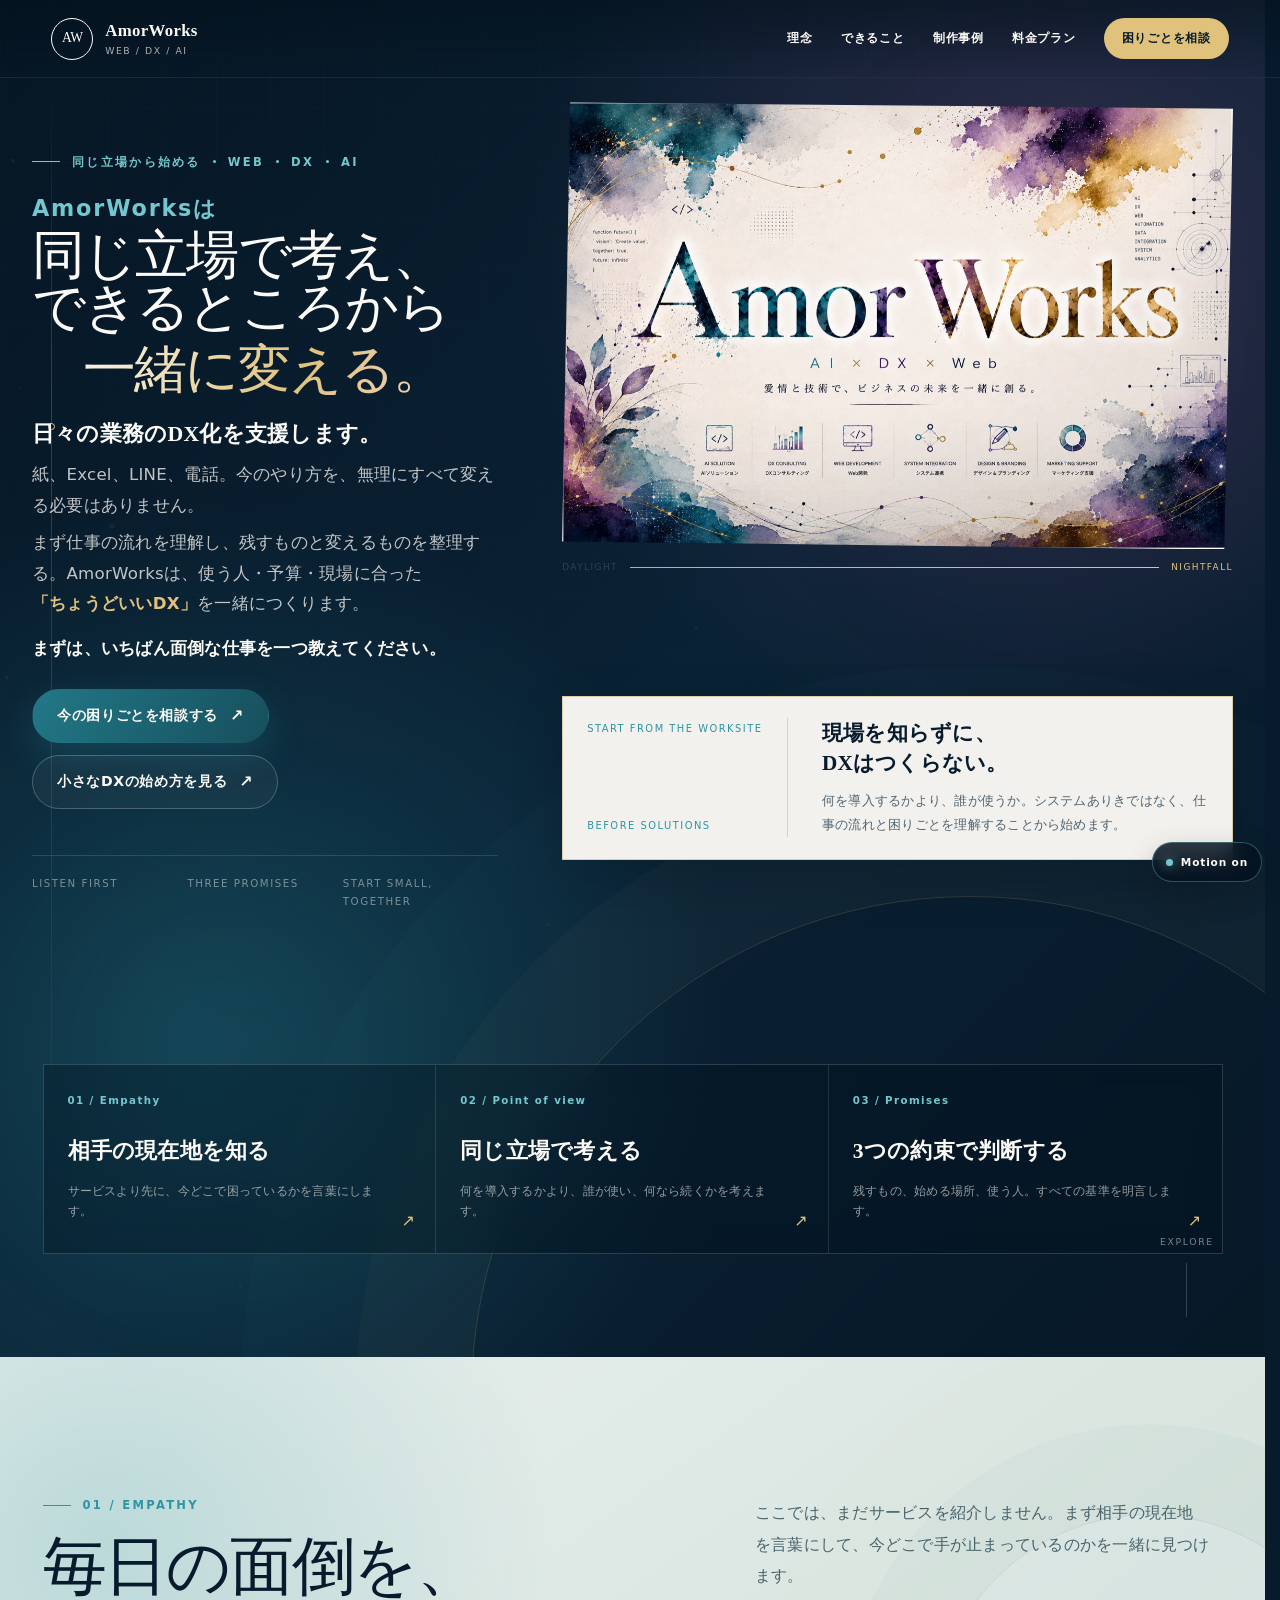
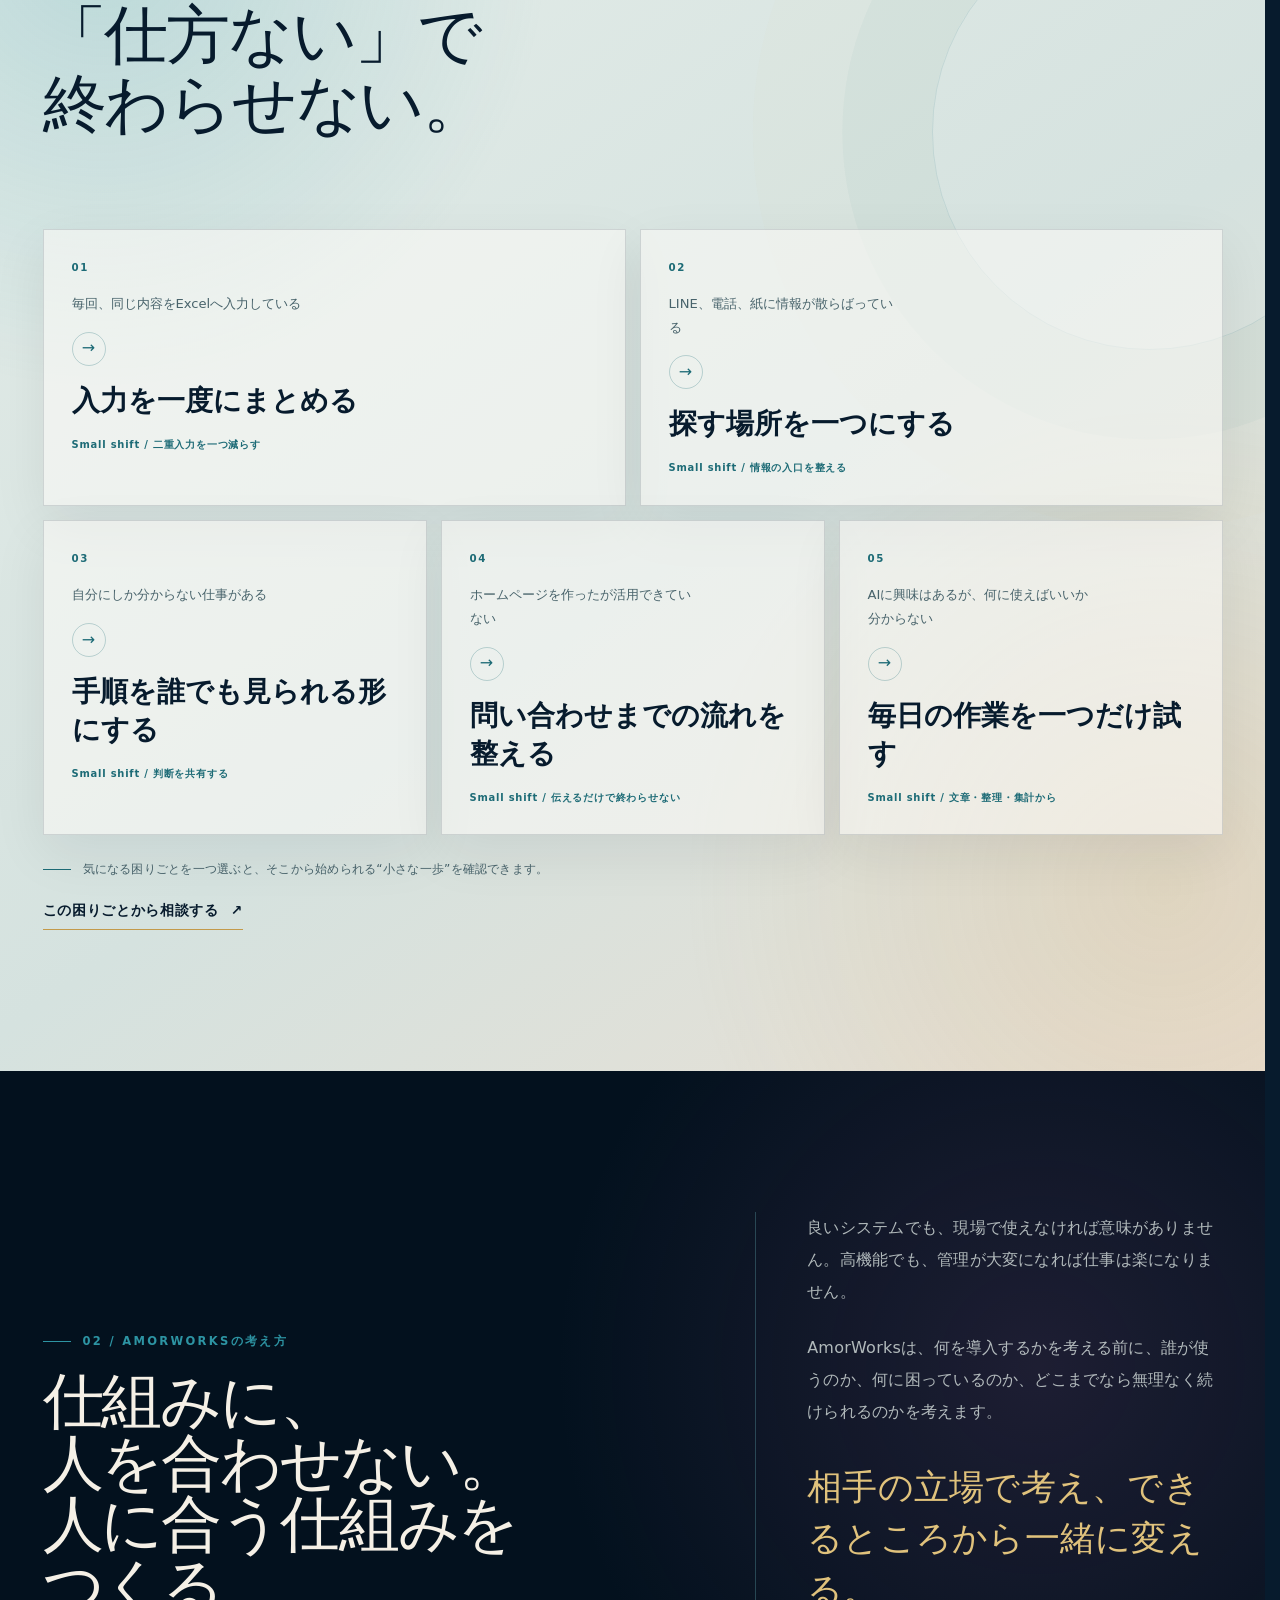
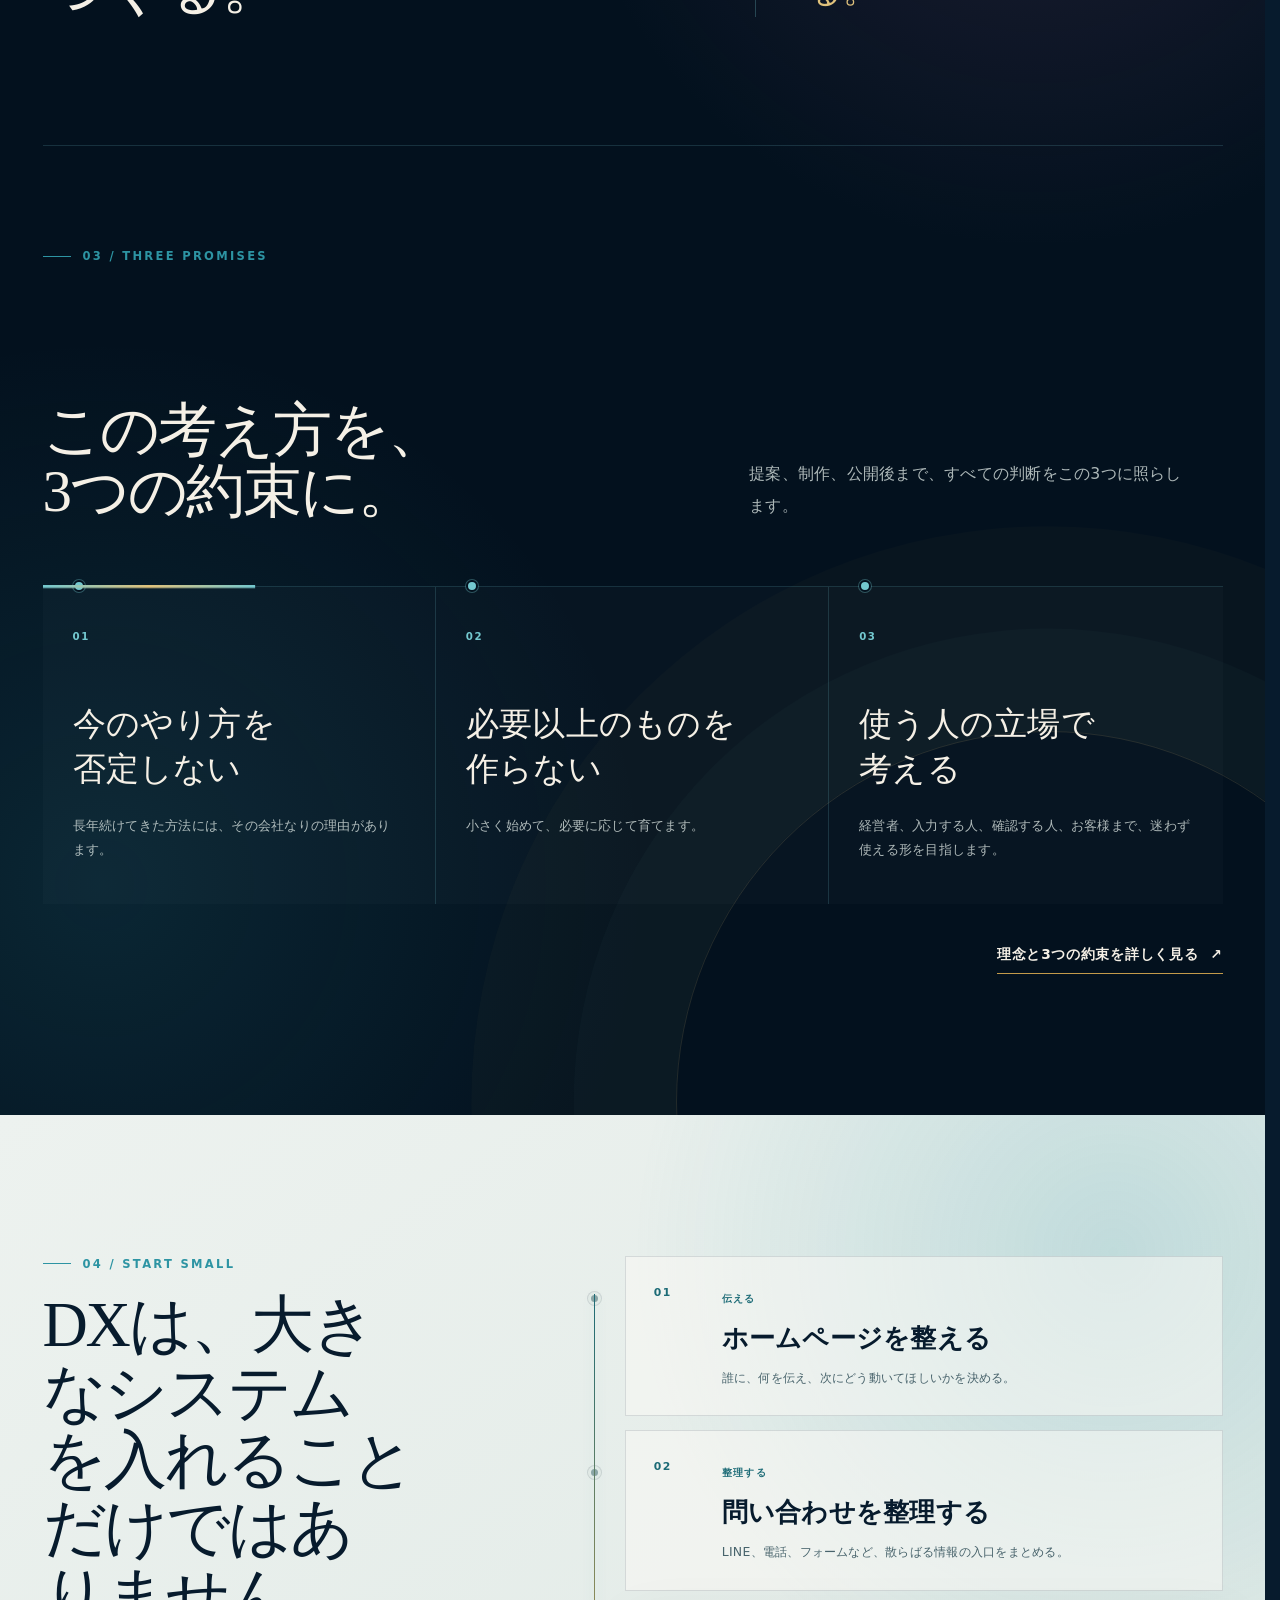
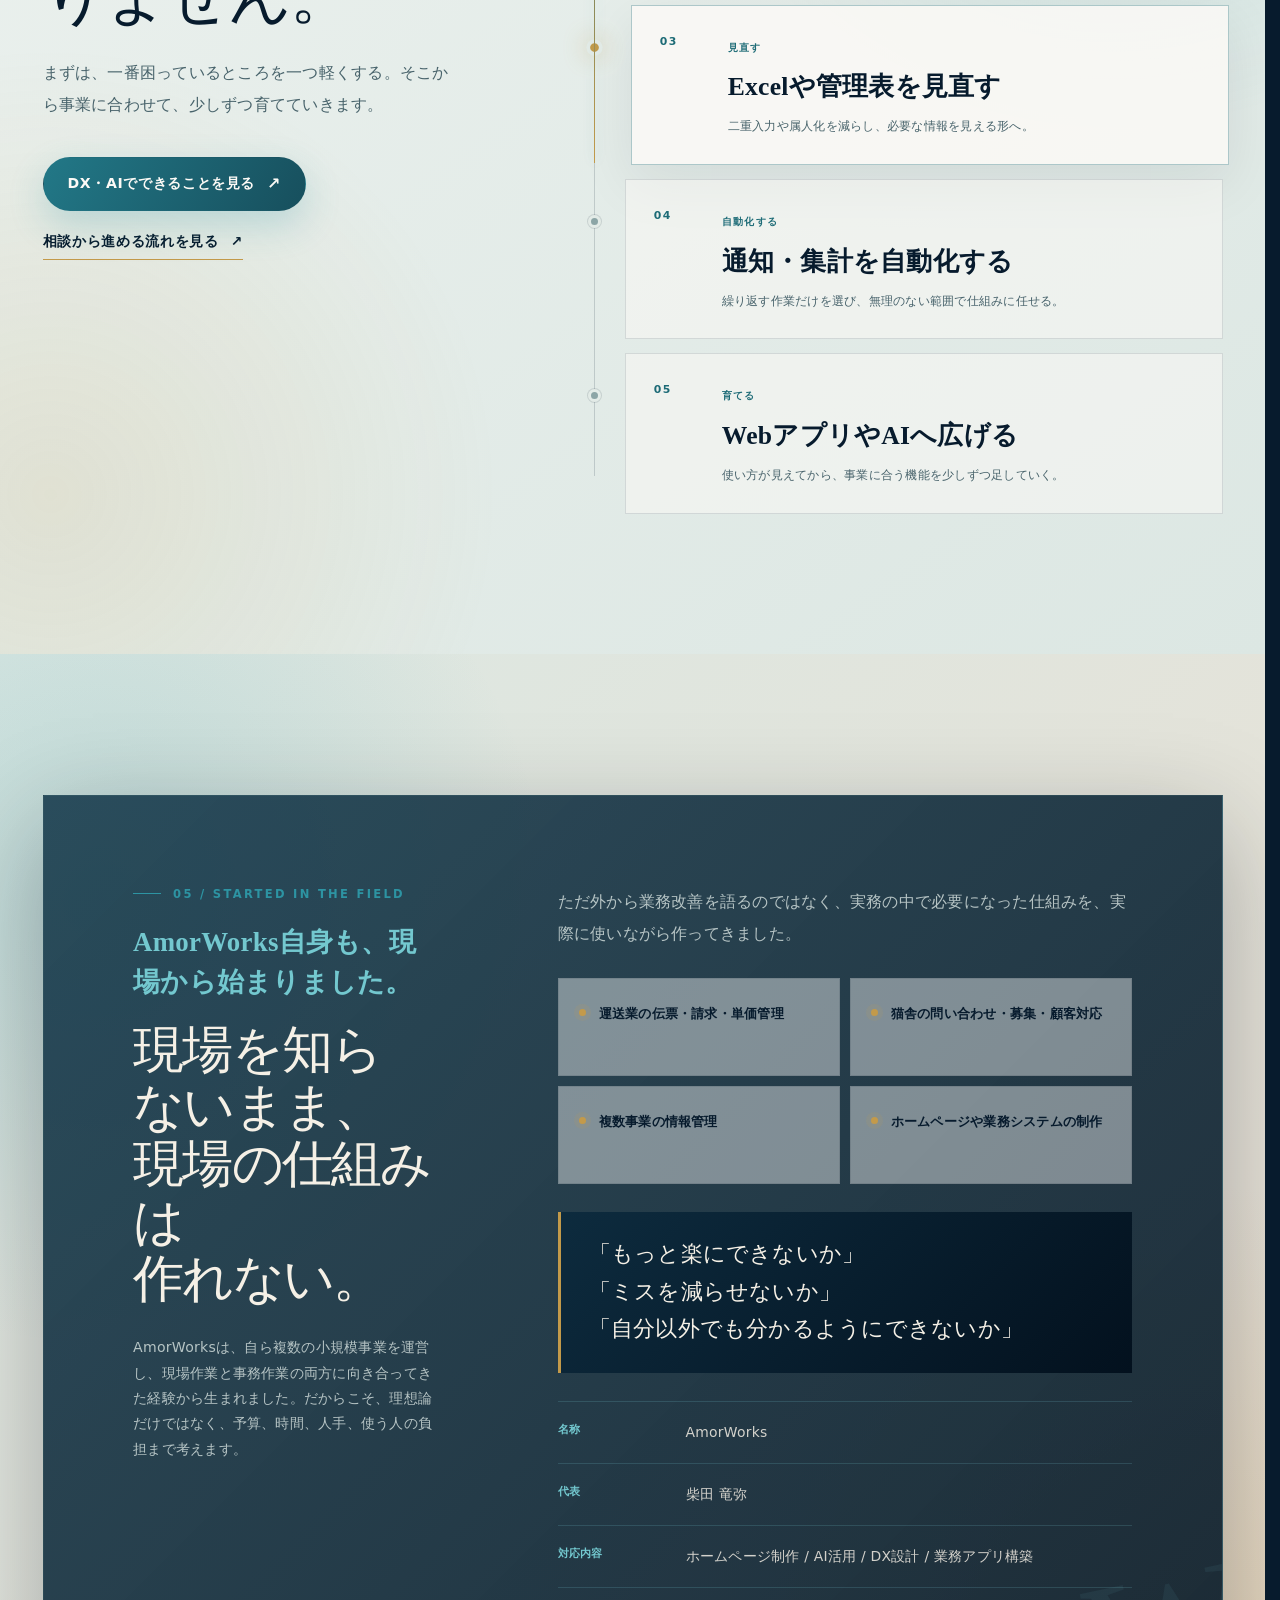
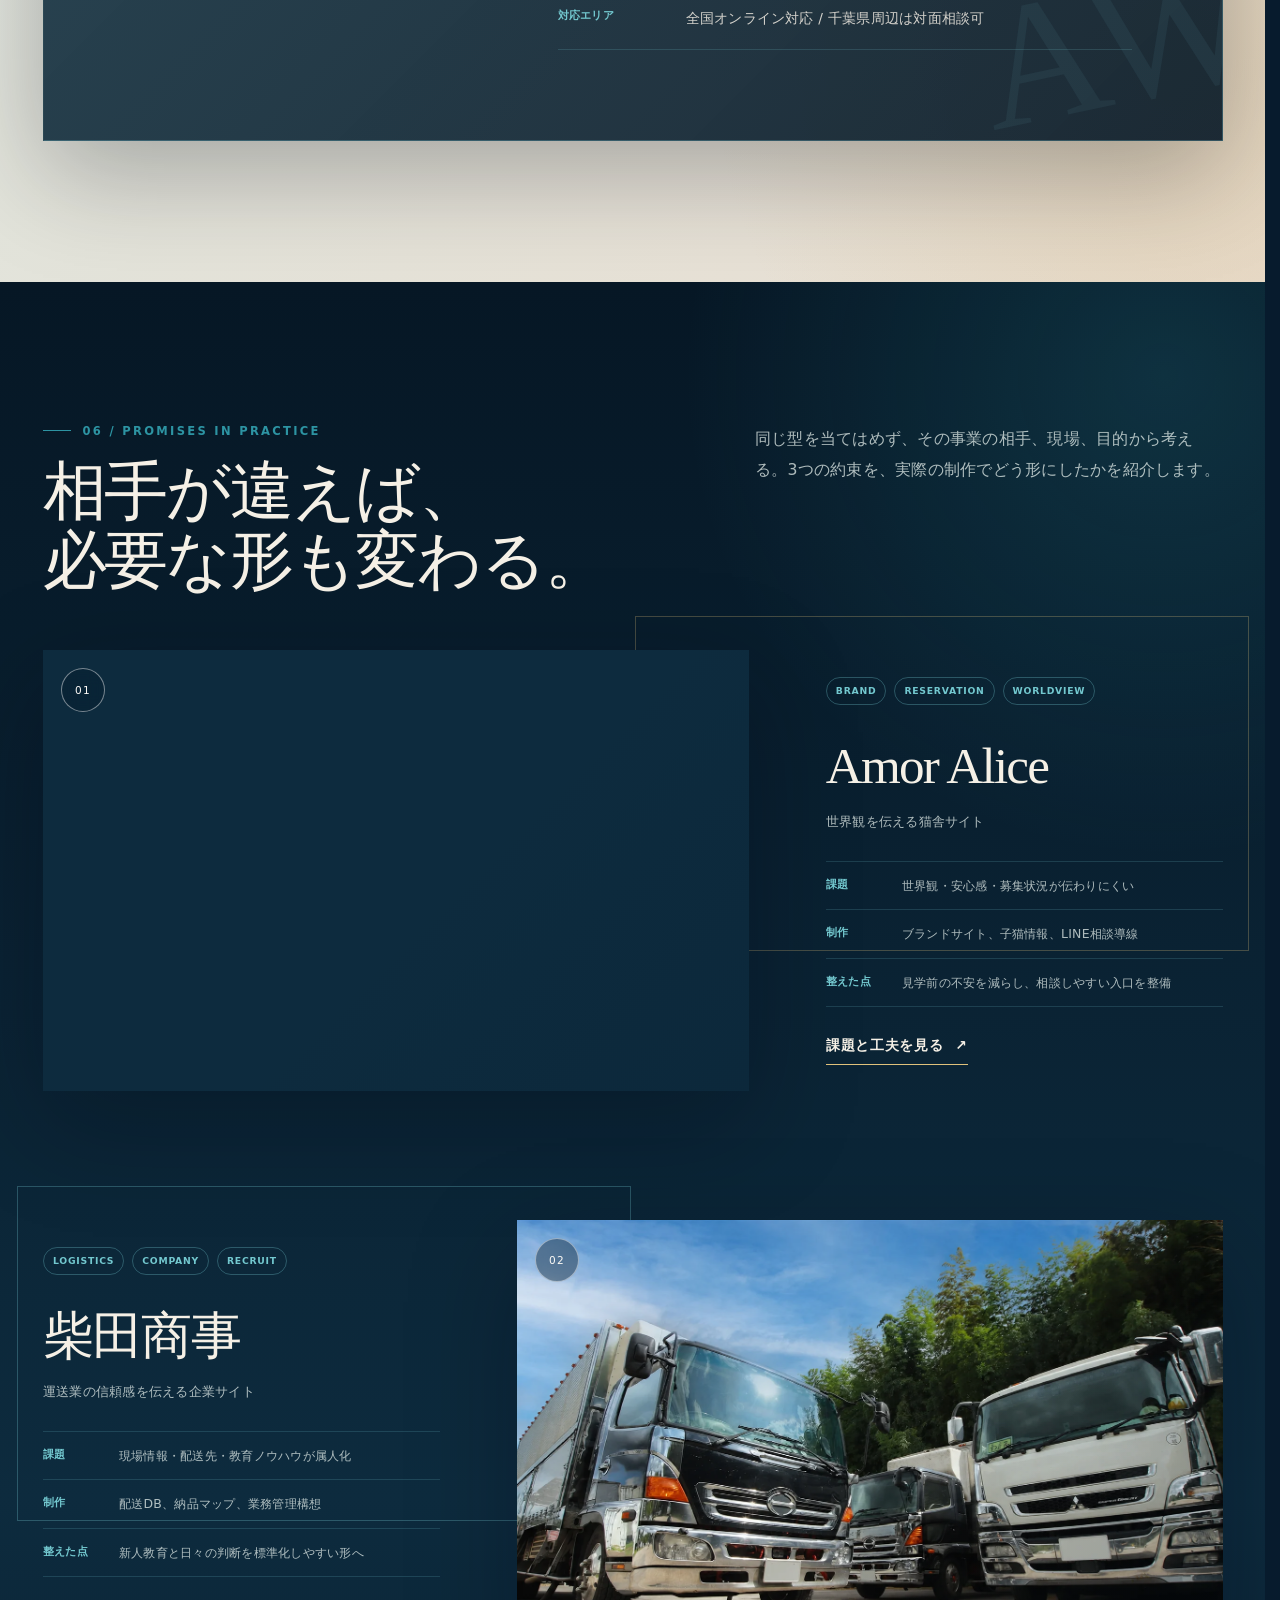
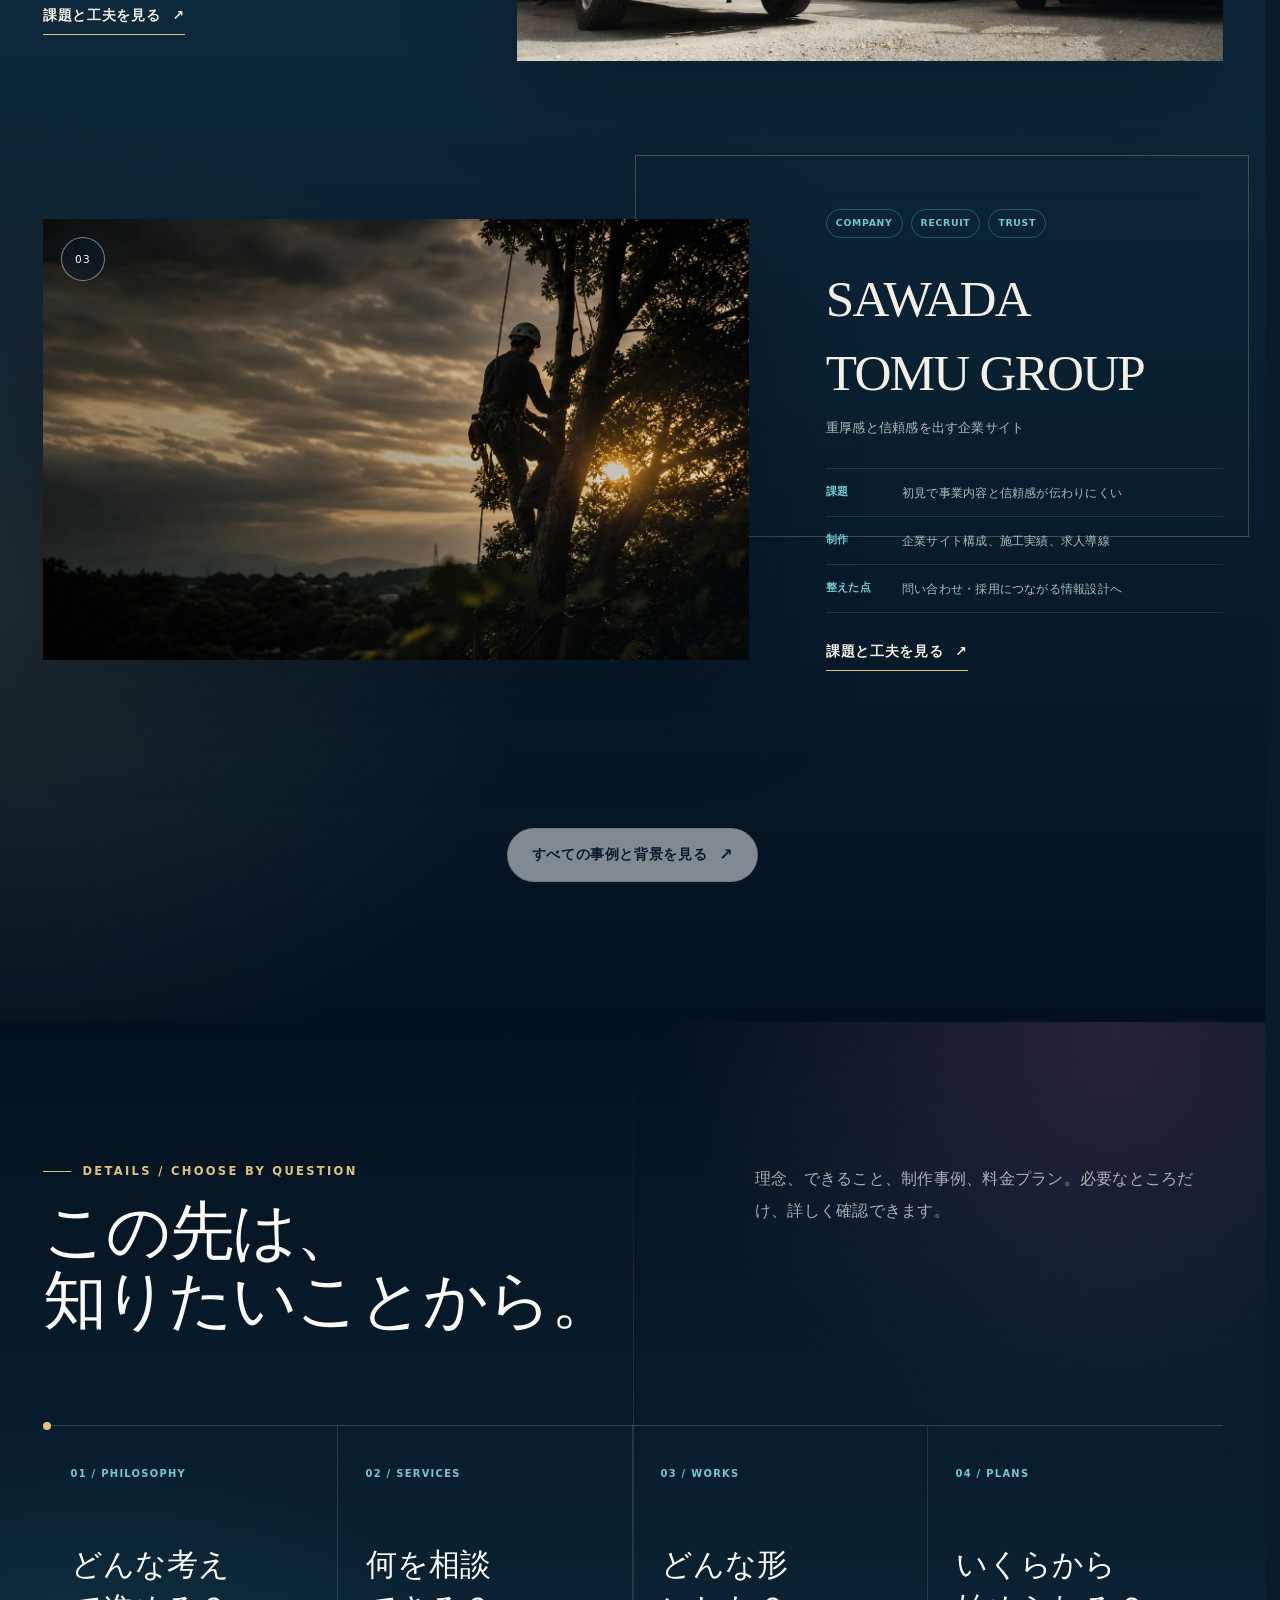
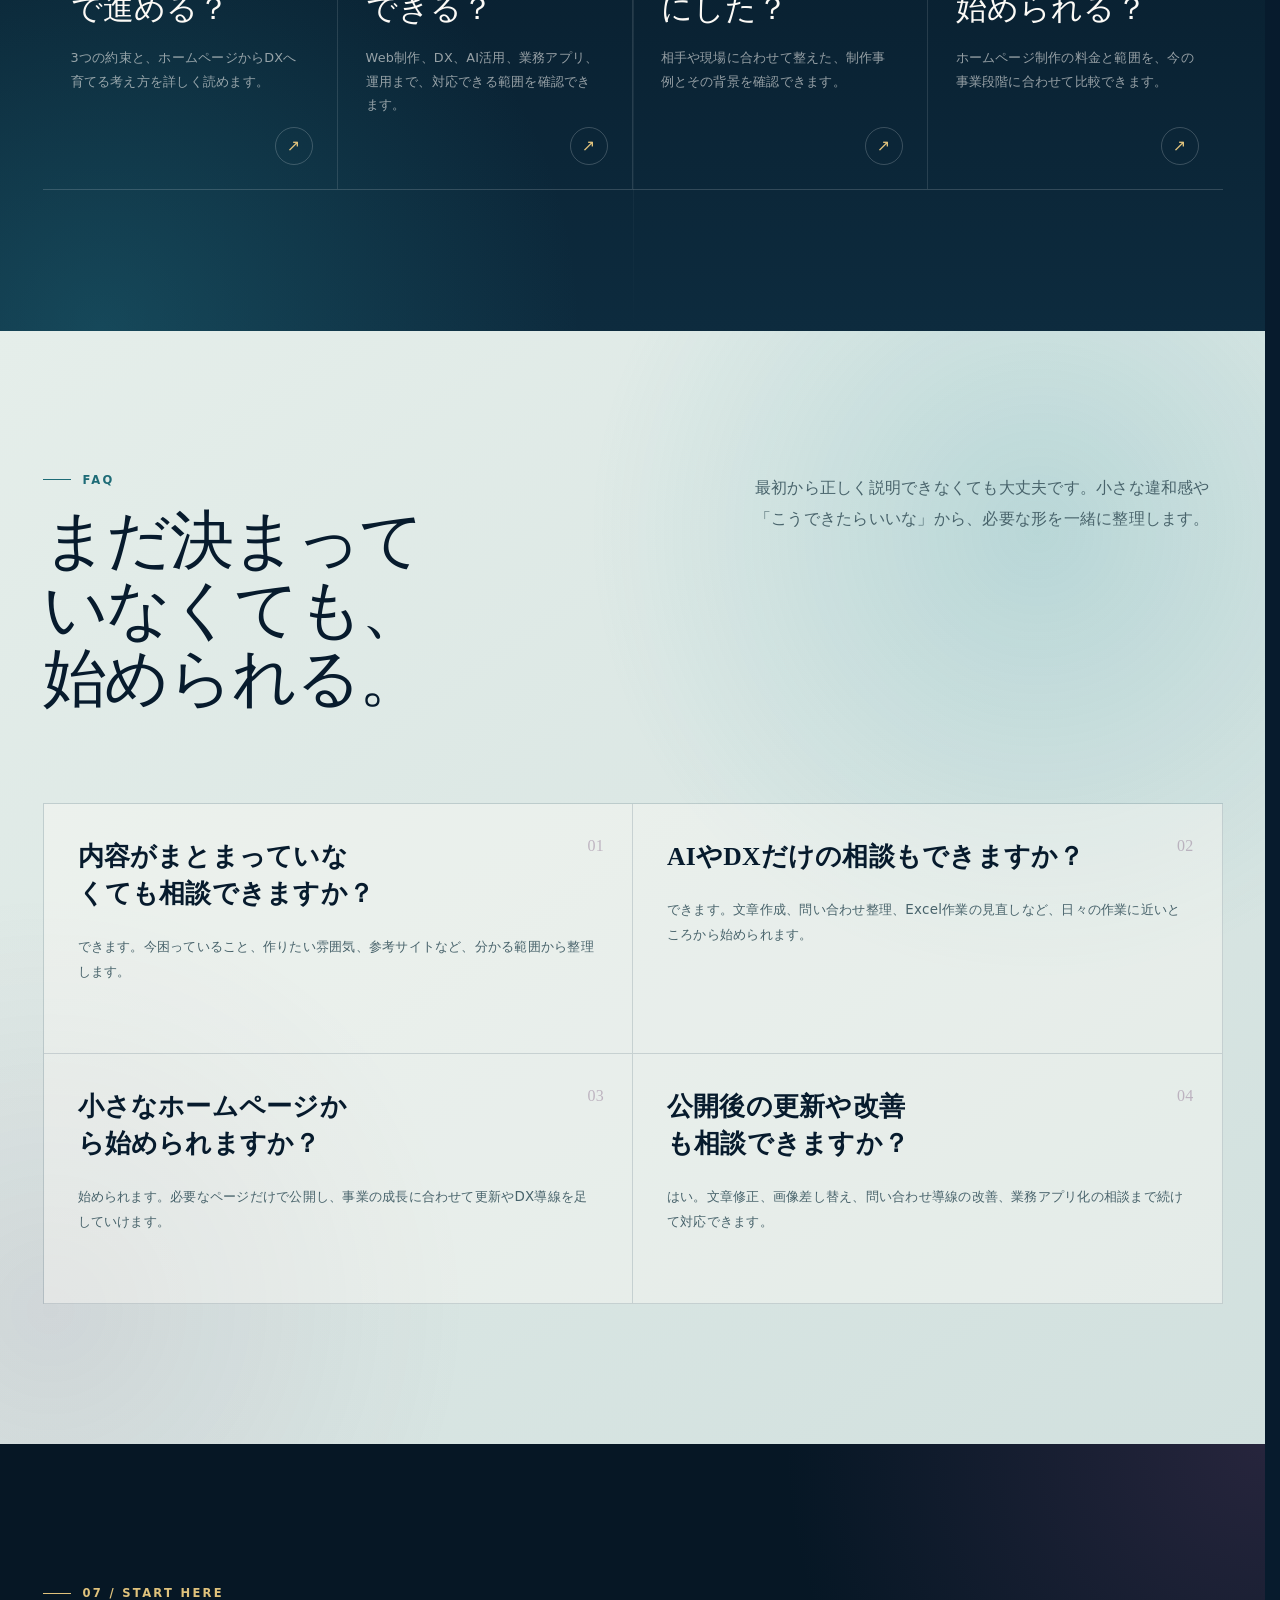
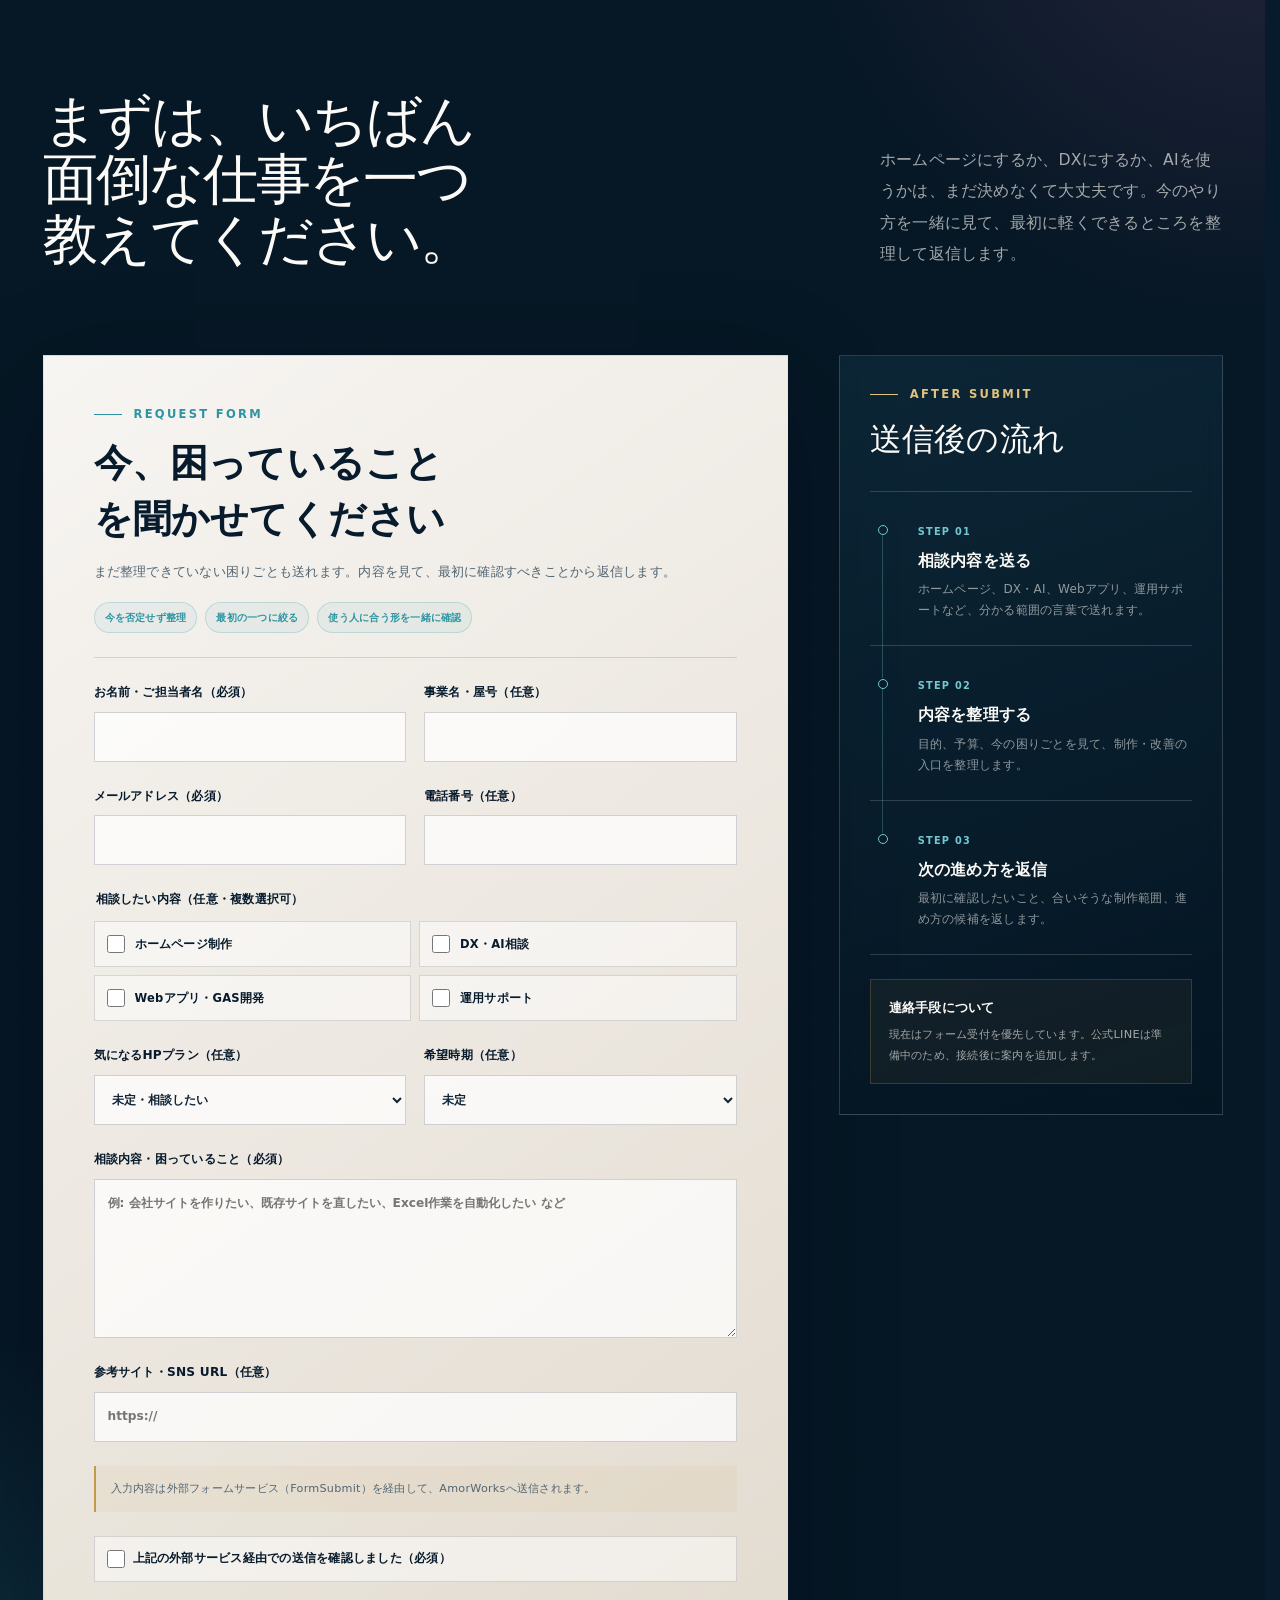
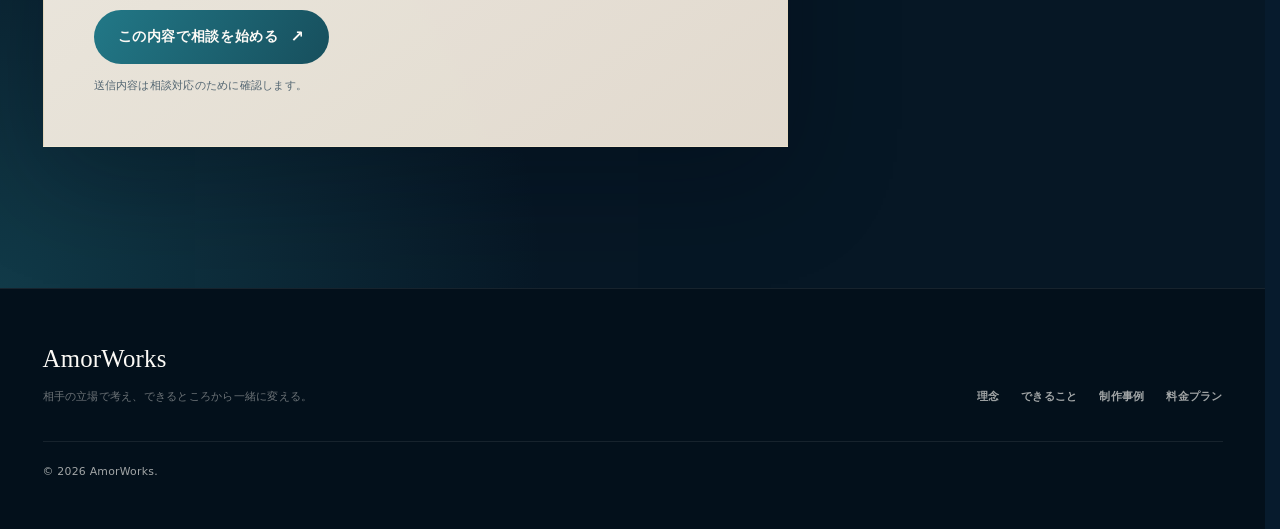
<file: index.html>
<!doctype html>
<html lang="ja">
  <head>
    <meta charset="utf-8">
    <meta name="viewport" content="width=device-width, initial-scale=1">
    <title>同じ立場で考え、できるところから一緒に変える。 | AmorWorks</title>
    <meta
      name="description"
      content="AmorWorksは、同じ立場で仕事の流れを理解し、Web・DX・AIでできるところから一緒に変える、日々の業務DXのパートナーです。"
    >
    <meta name="theme-color" content="#071b2d">
    <meta property="og:title" content="同じ立場で考え、できるところから一緒に変える。 | AmorWorks">
    <meta
      property="og:description"
      content="今のやり方を無理に変えず、使う人・予算・現場に合った、ちょうどいいDXを一緒につくります。"
    >
    <meta property="og:type" content="website">
    <meta property="og:url" content="https://amorworks.amoralice.com/">
    <meta property="og:image" content="https://amorworks.amoralice.com/assets/sc-hero-day.webp">
    <meta name="twitter:card" content="summary_large_image">
    <link rel="canonical" href="https://amorworks.amoralice.com/">
    <link rel="icon" href="favicon.ico" sizes="16x16 32x32 48x48">
    <link rel="icon" href="favicon-32x32.png" type="image/png" sizes="32x32">
    <link rel="apple-touch-icon" href="apple-touch-icon.png" sizes="180x180">
    <link rel="manifest" href="site.webmanifest">
    <script>
      (() => {
        const root = document.documentElement;
        const navigationEntry = window.performance.getEntriesByType?.("navigation")?.[0];
        const navigationType = navigationEntry?.type || "navigate";
        const hashAllowsOpening = !window.location.hash;
        const reducedMotionQuery = window.matchMedia("(prefers-reduced-motion: reduce)");
        const reducedMotion = reducedMotionQuery.matches;
        let manuallyPaused = false;
        let rememberedScrollY = 0;

        try {
          manuallyPaused = window.sessionStorage.getItem("aw-motion-paused") === "true";
          rememberedScrollY = Number(window.sessionStorage.getItem("aw-home-scroll-y") || 0);
        } catch {
          // The completed page remains the fallback when storage is unavailable.
        }

        window.addEventListener("pagehide", () => {
          try {
            window.sessionStorage.setItem("aw-home-scroll-y", String(window.scrollY));
          } catch {
            // Browser scroll restoration remains authoritative.
          }
        }, { once: true });

        const restoresPosition = navigationType === "back_forward"
          || (navigationType === "reload" && rememberedScrollY >= 24);
        if (!hashAllowsOpening || reducedMotion || manuallyPaused || restoresPosition) return;

        const scrollKeys = new Set(["PageUp", "PageDown", "Home", "End", "ArrowUp", "ArrowDown", " "]);
        const gateActive = () => root.classList.contains("aw-opening-pending");
        const stopScroll = (event) => {
          if (!gateActive() || event.ctrlKey) return;
          if (event.type === "touchmove" && event.touches?.length > 1) return;
          if (event.cancelable) event.preventDefault();
        };
        const stopScrollKeys = (event) => {
          if (!gateActive()) return;
          if (event.key === "Tab" || event.key === "Escape") {
            window.__awFinishOpening?.(`keyboard-${event.key.toLowerCase()}`);
            window.__awOpeningGate?.release(`keyboard-${event.key.toLowerCase()}`);
            return;
          }
          const editable = event.target instanceof Element
            && Boolean(event.target.closest("button, a, input, textarea, select, [contenteditable='true']"));
          if (!editable && scrollKeys.has(event.key) && event.cancelable) event.preventDefault();
        };
        const releaseOnAction = (event) => {
          if (!gateActive() || !(event.target instanceof Element)) return;
          if (event.target.closest("[data-aw-opening-skip], .skip-link, a[href]")) {
            if (typeof window.__awFinishOpening === "function") window.__awFinishOpening("explicit-action");
            else release("explicit-action");
          }
        };
        const releaseOnReducedMotion = (event) => {
          if (event.matches) release("reduced-motion");
        };
        const release = (reason = "fallback") => {
          if (!gateActive()) return;
          window.clearTimeout(window.__awOpeningFallbackTimer);
          root.classList.remove("aw-opening-pending", "aw-opening-running", "aw-opening-ui");
          root.dataset.awOpeningState = "done";
          root.dataset.awOpeningReason = reason;
          window.removeEventListener("wheel", stopScroll, true);
          window.removeEventListener("touchmove", stopScroll, true);
          window.removeEventListener("keydown", stopScrollKeys, true);
          window.removeEventListener("click", releaseOnAction, true);
          if (typeof reducedMotionQuery.removeEventListener === "function") {
            reducedMotionQuery.removeEventListener("change", releaseOnReducedMotion);
          } else {
            reducedMotionQuery.removeListener(releaseOnReducedMotion);
          }
        };

        root.classList.add("aw-opening-pending");
        root.dataset.awOpeningState = "pending";
        window.addEventListener("wheel", stopScroll, { capture: true, passive: false });
        window.addEventListener("touchmove", stopScroll, { capture: true, passive: false });
        window.addEventListener("keydown", stopScrollKeys, true);
        window.addEventListener("click", releaseOnAction, true);
        if (typeof reducedMotionQuery.addEventListener === "function") {
          reducedMotionQuery.addEventListener("change", releaseOnReducedMotion);
        } else {
          reducedMotionQuery.addListener(releaseOnReducedMotion);
        }
        window.addEventListener("pagehide", () => release("pagehide"), { once: true });
        window.addEventListener("pageshow", (event) => {
          if (event.persisted) release("bfcache");
        });
        window.__awOpeningGate = { release };
        window.__awOpeningFallbackTimer = window.setTimeout(() => release("bootstrap-timeout"), 3400);
      })();
    </script>
    <link rel="stylesheet" href="styles.css?v=20260810-logo-focus-6">
  </head>
  <body class="home-page">
    <a class="skip-link" href="#main-content">本文へ移動</a>
    <div class="site-progress" aria-hidden="true"><span data-site-progress></span></div>

    <div class="aw-opening" data-aw-opening>
      <div class="aw-opening-atmosphere" aria-hidden="true"></div>
      <div class="aw-opening-picture" data-aw-opening-picture aria-hidden="true">
        <img class="aw-opening-day" src="assets/sc-hero-day.webp" alt="" fetchpriority="high" decoding="async" width="1280" height="853" data-aw-opening-day>
        <span class="aw-opening-material" data-aw-opening-material data-aw-material="vapor" aria-hidden="true">
          <span class="aw-opening-material-letter aw-opening-material-a"></span>
          <span class="aw-opening-material-letter aw-opening-material-w"></span>
        </span>
        <img class="aw-opening-material-source" src="assets/brand/amorworks/source/amorworks-wordmark-official-native.png" alt="" decoding="async" hidden data-aw-opening-material-source>
        <img class="aw-opening-night" src="assets/sc-hero-night.webp" alt="" decoding="async" width="1280" height="853" data-aw-opening-night>
        <span class="aw-opening-shade"></span>
      </div>
      <div class="aw-opening-brand" aria-hidden="true">
        <span>AmorWorks</span>
        <small>Same side. Small steps.</small>
      </div>
      <button class="aw-opening-skip" type="button" data-aw-opening-skip aria-label="演出をスキップしてサイトを表示する">
        <span>サイトを見る</span>
        <small>Skip</small>
      </button>
    </div>

    <header class="site-header" data-header>
      <a class="brand" href="#top" aria-label="AmorWorks トップへ">
        <span class="brand-mark" aria-hidden="true">AW</span>
        <span class="brand-copy">
          <strong>AmorWorks</strong>
          <small>Web / DX / AI</small>
        </span>
      </a>
      <button class="nav-toggle" type="button" aria-label="メニューを開く" aria-expanded="false" aria-controls="site-nav" data-nav-toggle>
        <span>Menu</span>
        <i aria-hidden="true"></i>
      </button>
      <nav class="site-nav" id="site-nav" data-nav aria-label="メインナビゲーション">
        <a href="philosophy/">理念</a>
        <a href="services/">できること</a>
        <a href="works/">制作事例</a>
        <a href="plans/">料金プラン</a>
        <a class="nav-contact" href="#contact">困りごとを相談</a>
      </nav>
    </header>

    <main id="main-content" class="home-stage">
      <section class="aw-hero" id="top" aria-labelledby="hero-title" data-hero-stage>
        <div class="aw-hero-gridline" aria-hidden="true"></div>
        <div class="aw-hero-visual-field" data-hero-visual aria-hidden="true">
          <canvas class="aw-signal-canvas" data-signal-canvas></canvas>
          <span class="aw-hero-glow aw-hero-glow-one"></span>
          <span class="aw-hero-glow aw-hero-glow-two"></span>
        </div>

        <div class="section-inner aw-hero-inner">
          <div class="aw-hero-copy">
            <p class="eyebrow"><span>同じ立場から始める</span><span>Web</span><span>DX</span><span>AI</span></p>
            <h1 class="aw-hero-purpose-title" id="hero-title">
              <span class="aw-hero-brandline">AmorWorksは</span>
              <span>同じ立場で考え、</span>
              <span>できるところから</span>
              <span>一緒に変える。</span>
            </h1>
            <div class="hero-lead">
              <p class="aw-hero-service-statement">日々の業務のDX化を支援します。</p>
              <p>紙、Excel、LINE、電話。今のやり方を、無理にすべて変える必要はありません。</p>
              <p>まず仕事の流れを理解し、残すものと変えるものを整理する。AmorWorksは、使う人・予算・現場に合った<strong>「ちょうどいいDX」</strong>を一緒につくります。</p>
              <p class="aw-hero-invitation">まずは、いちばん面倒な仕事を一つ教えてください。</p>
            </div>
            <div class="hero-actions" aria-label="主な導線">
              <a class="button primary" href="#contact">今の困りごとを相談する</a>
              <a class="button secondary" href="#small-start">小さなDXの始め方を見る</a>
            </div>
            <div class="aw-hero-scope" aria-label="対応領域">
              <span>Listen first</span>
              <span>Three promises</span>
              <span>Start small, together</span>
            </div>
          </div>

          <div class="aw-hero-artboard">
            <div class="aw-hero-art-frame">
              <figure class="aw-hero-art aw-hero-art-day">
                <img src="assets/sc-hero-day.webp" alt="水彩で描かれたAmorWorksのブランドビジュアル" fetchpriority="high" decoding="async" width="1280" height="853" data-hero-day-image>
              </figure>
              <figure class="aw-hero-art aw-hero-art-night">
                <img src="assets/sc-hero-night.webp" alt="" decoding="async" width="1280" height="853" data-hero-night-image>
              </figure>
              <div class="aw-hero-art-overlay" aria-hidden="true"></div>
              <div class="aw-hero-art-wash" aria-hidden="true"></div>
            </div>
            <div class="aw-hero-art-index" aria-hidden="true">
              <span>Daylight</span>
              <i></i>
              <span>Nightfall</span>
            </div>
          </div>

          <div class="aw-hero-panel">
            <div class="aw-hero-panel-head">
              <span>Start from the worksite</span>
              <span>Before solutions</span>
            </div>
            <strong>現場を知らずに、<br>DXはつくらない。</strong>
            <p>何を導入するかより、誰が使うか。システムありきではなく、仕事の流れと困りごとを理解することから始めます。</p>
          </div>
        </div>

        <div class="section-inner aw-capability-dock" id="capabilities" aria-label="トップページの物語">
          <a href="#empathy" data-reveal>
            <span>01 / Empathy</span>
            <strong>相手の現在地を知る</strong>
            <small>サービスより先に、今どこで困っているかを言葉にします。</small>
          </a>
          <a href="#approach" data-reveal>
            <span>02 / Point of view</span>
            <strong>同じ立場で考える</strong>
            <small>何を導入するかより、誰が使い、何なら続くかを考えます。</small>
          </a>
          <a href="#promises" data-reveal>
            <span>03 / Promises</span>
            <strong>3つの約束で判断する</strong>
            <small>残すもの、始める場所、使う人。すべての基準を明言します。</small>
          </a>
        </div>

        <a class="aw-scroll-cue" href="#empathy" aria-label="共感の章へ進む">
          <span>Explore</span>
          <i aria-hidden="true"></i>
        </a>
      </section>

      <section class="section aw-empathy-section" id="empathy" aria-labelledby="empathy-title">
        <div class="section-inner">
          <div class="aw-split-heading" data-reveal>
            <div>
              <p class="eyebrow">01 / Empathy</p>
              <h2 id="empathy-title">毎日の面倒を、<br>「仕方ない」で<br>終わらせない。</h2>
            </div>
            <p>ここでは、まだサービスを紹介しません。まず相手の現在地を言葉にして、今どこで手が止まっているのかを一緒に見つけます。</p>
          </div>

          <div class="aw-friction-grid" role="group" aria-label="よくある困りごとと小さな改善の入口" aria-describedby="friction-status">
            <button class="aw-friction-card" type="button" data-friction-card data-service="Webアプリ・GAS開発" data-reveal aria-pressed="false" aria-controls="friction-status">
              <span class="aw-friction-number">01</span>
              <span class="aw-friction-before">毎回、同じ内容をExcelへ入力している</span>
              <span class="aw-friction-arrow" aria-hidden="true">→</span>
              <strong>入力を一度にまとめる</strong>
              <small>Small shift / 二重入力を一つ減らす</small>
            </button>
            <button class="aw-friction-card" type="button" data-friction-card data-service="DX・AI相談" data-reveal aria-pressed="false" aria-controls="friction-status">
              <span class="aw-friction-number">02</span>
              <span class="aw-friction-before">LINE、電話、紙に情報が散らばっている</span>
              <span class="aw-friction-arrow" aria-hidden="true">→</span>
              <strong>探す場所を一つにする</strong>
              <small>Small shift / 情報の入口を整える</small>
            </button>
            <button class="aw-friction-card" type="button" data-friction-card data-service="DX・AI相談" data-reveal aria-pressed="false" aria-controls="friction-status">
              <span class="aw-friction-number">03</span>
              <span class="aw-friction-before">自分にしか分からない仕事がある</span>
              <span class="aw-friction-arrow" aria-hidden="true">→</span>
              <strong>手順を誰でも見られる形にする</strong>
              <small>Small shift / 判断を共有する</small>
            </button>
            <button class="aw-friction-card" type="button" data-friction-card data-service="ホームページ制作" data-reveal aria-pressed="false" aria-controls="friction-status">
              <span class="aw-friction-number">04</span>
              <span class="aw-friction-before">ホームページを作ったが活用できていない</span>
              <span class="aw-friction-arrow" aria-hidden="true">→</span>
              <strong>問い合わせまでの流れを整える</strong>
              <small>Small shift / 伝えるだけで終わらせない</small>
            </button>
            <button class="aw-friction-card" type="button" data-friction-card data-service="DX・AI相談" data-reveal aria-pressed="false" aria-controls="friction-status">
              <span class="aw-friction-number">05</span>
              <span class="aw-friction-before">AIに興味はあるが、何に使えばいいか分からない</span>
              <span class="aw-friction-arrow" aria-hidden="true">→</span>
              <strong>毎日の作業を一つだけ試す</strong>
              <small>Small shift / 文章・整理・集計から</small>
            </button>
          </div>
          <p class="aw-friction-status" id="friction-status" data-friction-status aria-live="polite">気になる困りごとを一つ選ぶと、そこから始められる“小さな一歩”を確認できます。</p>
          <a class="text-button aw-friction-consult" href="#contact" data-friction-consult hidden>この困りごとから相談する</a>
        </div>
      </section>

      <section class="section aw-perspective-section aw-philosophy-preview-section" id="approach" aria-labelledby="approach-title">
        <div class="section-inner">
          <div class="aw-perspective-layout">
            <div data-reveal>
              <p class="eyebrow">02 / AmorWorksの考え方</p>
              <h2 id="approach-title">仕組みに、<br>人を合わせない。<br>人に合う仕組みを<br>つくる。</h2>
            </div>
            <div class="aw-perspective-copy" data-reveal>
              <p>良いシステムでも、現場で使えなければ意味がありません。高機能でも、管理が大変になれば仕事は楽になりません。</p>
              <p>AmorWorksは、何を導入するかを考える前に、誰が使うのか、何に困っているのか、どこまでなら無理なく続けられるのかを考えます。</p>
              <strong>相手の立場で考え、できるところから一緒に変える。</strong>
            </div>
          </div>

          <div class="aw-philosophy-preview" id="promises">
            <div class="aw-promise-manifesto" data-reveal>
              <p class="eyebrow">03 / Three Promises</p>
              <h2>この考え方を、<br>3つの約束に。</h2>
              <p>提案、制作、公開後まで、すべての判断をこの3つに照らします。</p>
            </div>

            <div class="aw-promise-grid" aria-label="AmorWorksの三つの約束">
              <article data-reveal>
                <span>01</span>
                <h3>今のやり方を<br>否定しない</h3>
                <p>長年続けてきた方法には、その会社なりの理由があります。</p>
              </article>
              <article data-reveal>
                <span>02</span>
                <h3>必要以上のものを<br>作らない</h3>
                <p>小さく始めて、必要に応じて育てます。</p>
              </article>
              <article data-reveal>
                <span>03</span>
                <h3>使う人の立場で<br>考える</h3>
                <p>経営者、入力する人、確認する人、お客様まで、迷わず使える形を目指します。</p>
              </article>
            </div>
            <div class="aw-promise-more" data-reveal>
              <a class="text-button" href="philosophy/">理念と3つの約束を詳しく見る</a>
            </div>
          </div>
        </div>
      </section>

      <section class="section aw-small-start-section" id="small-start" aria-labelledby="small-start-title">
        <div class="section-inner aw-small-start-layout">
          <div class="aw-small-start-intro" data-reveal>
            <p class="eyebrow">04 / Start Small</p>
            <h2 id="small-start-title">DXは、大きなシステムを入れることだけではありません。</h2>
            <p>まずは、一番困っているところを一つ軽くする。そこから事業に合わせて、少しずつ育てていきます。</p>
            <div class="aw-small-start-actions">
              <a class="button primary" href="services/#dx-ai">DX・AIでできることを見る</a>
              <a class="text-button" href="services/#process">相談から進める流れを見る</a>
            </div>
          </div>

          <ol class="aw-growth-path" aria-label="小さく始めて育てる流れ">
            <li data-play-step data-reveal>
              <div class="aw-growth-step">
                <span>01</span><div><small>伝える</small><h3>ホームページを整える</h3><p>誰に、何を伝え、次にどう動いてほしいかを決める。</p></div>
              </div>
            </li>
            <li data-play-step data-reveal>
              <div class="aw-growth-step">
                <span>02</span><div><small>整理する</small><h3>問い合わせを整理する</h3><p>LINE、電話、フォームなど、散らばる情報の入口をまとめる。</p></div>
              </div>
            </li>
            <li data-play-step data-reveal>
              <div class="aw-growth-step">
                <span>03</span><div><small>見直す</small><h3>Excelや管理表を見直す</h3><p>二重入力や属人化を減らし、必要な情報を見える形へ。</p></div>
              </div>
            </li>
            <li data-play-step data-reveal>
              <div class="aw-growth-step">
                <span>04</span><div><small>自動化する</small><h3>通知・集計を自動化する</h3><p>繰り返す作業だけを選び、無理のない範囲で仕組みに任せる。</p></div>
              </div>
            </li>
            <li data-play-step data-reveal>
              <div class="aw-growth-step">
                <span>05</span><div><small>育てる</small><h3>WebアプリやAIへ広げる</h3><p>使い方が見えてから、事業に合う機能を少しずつ足していく。</p></div>
              </div>
            </li>
          </ol>
        </div>
      </section>

      <section class="section aw-trust-section aw-field-origin-section" id="operator" aria-labelledby="operator-title">
        <div class="section-inner aw-trust-grid aw-trust-grid-single">
          <article class="aw-trust-panel aw-owner-panel" data-reveal>
            <div class="aw-owner-intro">
              <p class="eyebrow">05 / Started in the field</p>
              <p class="aw-origin-kicker">AmorWorks自身も、現場から始まりました。</p>
              <h2 id="operator-title">現場を知らないまま、<br>現場の仕組みは<br>作れない。</h2>
              <p class="owner-note">AmorWorksは、自ら複数の小規模事業を運営し、現場作業と事務作業の両方に向き合ってきた経験から生まれました。だからこそ、理想論だけではなく、予算、時間、人手、使う人の負担まで考えます。</p>
            </div>
            <div class="aw-origin-evidence">
              <p>ただ外から業務改善を語るのではなく、実務の中で必要になった仕組みを、実際に使いながら作ってきました。</p>
              <ul class="aw-origin-list" aria-label="AmorWorksの現場経験">
                <li>運送業の伝票・請求・単価管理</li>
                <li>猫舎の問い合わせ・募集・顧客対応</li>
                <li>複数事業の情報管理</li>
                <li>ホームページや業務システムの制作</li>
              </ul>
              <blockquote class="aw-origin-questions">
                <p>「もっと楽にできないか」</p>
                <p>「ミスを減らせないか」</p>
                <p>「自分以外でも分かるようにできないか」</p>
              </blockquote>
              <dl class="aw-owner-list">
                <div><dt>名称</dt><dd>AmorWorks</dd></div>
                <div><dt>代表</dt><dd>柴田 竜弥</dd></div>
                <div><dt>対応内容</dt><dd>ホームページ制作 / AI活用 / DX設計 / 業務アプリ構築</dd></div>
                <div><dt>対応エリア</dt><dd>全国オンライン対応 / 千葉県周辺は対面相談可</dd></div>
              </dl>
            </div>
          </article>
        </div>
      </section>

      <section class="section aw-works-section" id="latest-works" aria-labelledby="latest-works-title">
        <div class="section-inner">
          <div class="aw-split-heading" data-reveal>
            <div>
              <p class="eyebrow">06 / Promises in practice</p>
              <h2 id="latest-works-title">相手が違えば、<br>必要な形も変わる。</h2>
            </div>
            <p>同じ型を当てはめず、その事業の相手、現場、目的から考える。3つの約束を、実際の制作でどう形にしたかを紹介します。</p>
          </div>

          <div class="work-grid aw-case-grid" aria-label="最新のビルド事例">
            <article class="work-card latest-work-card" data-reveal data-depth="0.035" data-tilt>
              <div class="work-card-content">
                <figure>
                  <span class="case-number">01</span>
                  <img src="assets/case-amoralice.webp" alt="Amor Aliceの世界観を表現したホームページビジュアル" loading="lazy" decoding="async" width="1536" height="1024">
                </figure>
                <div class="work-body">
                  <div class="work-meta"><span>Brand</span><span>Reservation</span><span>Worldview</span></div>
                  <h3>Amor Alice</h3>
                  <p class="case-use">世界観を伝える猫舎サイト</p>
                  <dl class="case-proof-list">
                    <div><dt>課題</dt><dd>世界観・安心感・募集状況が伝わりにくい</dd></div>
                    <div><dt>制作</dt><dd>ブランドサイト、子猫情報、LINE相談導線</dd></div>
                    <div><dt>整えた点</dt><dd>見学前の不安を減らし、相談しやすい入口を整備</dd></div>
                  </dl>
                  <a class="text-button latest-direct-link" href="works/#case-amor-alice">課題と工夫を見る</a>
                </div>
              </div>
            </article>

            <article class="work-card latest-work-card" data-reveal data-depth="0.045" data-tilt>
              <div class="work-card-content">
                <figure>
                  <span class="case-number">02</span>
                  <img src="assets/case-shibata-public.webp" alt="柴田商事のトラックが並ぶホームページビジュアル（車両番号は非表示）" loading="lazy" decoding="async" width="1672" height="941">
                </figure>
                <div class="work-body">
                  <div class="work-meta"><span>Logistics</span><span>Company</span><span>Recruit</span></div>
                  <h3>柴田商事</h3>
                  <p class="case-use">運送業の信頼感を伝える企業サイト</p>
                  <dl class="case-proof-list">
                    <div><dt>課題</dt><dd>現場情報・配送先・教育ノウハウが属人化</dd></div>
                    <div><dt>制作</dt><dd>配送DB、納品マップ、業務管理構想</dd></div>
                    <div><dt>整えた点</dt><dd>新人教育と日々の判断を標準化しやすい形へ</dd></div>
                  </dl>
                  <a class="text-button latest-direct-link" href="works/#case-shibata-shoji">課題と工夫を見る</a>
                </div>
              </div>
            </article>

            <article class="work-card latest-work-card" data-reveal data-depth="0.055" data-tilt>
              <div class="work-card-content">
                <figure>
                  <span class="case-number">03</span>
                  <img src="assets/case-stg.webp" alt="株式会社STGのホームページビジュアル" loading="lazy" decoding="async" width="1717" height="916">
                </figure>
                <div class="work-body">
                  <div class="work-meta"><span>Company</span><span>Recruit</span><span>Trust</span></div>
                  <h3>SAWADA TOMU GROUP</h3>
                  <p class="case-use">重厚感と信頼感を出す企業サイト</p>
                  <dl class="case-proof-list">
                    <div><dt>課題</dt><dd>初見で事業内容と信頼感が伝わりにくい</dd></div>
                    <div><dt>制作</dt><dd>企業サイト構成、施工実績、求人導線</dd></div>
                    <div><dt>整えた点</dt><dd>問い合わせ・採用につながる情報設計へ</dd></div>
                  </dl>
                  <a class="text-button latest-direct-link" href="works/#case-stg">課題と工夫を見る</a>
                </div>
              </div>
            </article>
          </div>

          <div class="section-more" data-reveal>
            <a class="button secondary" href="works/">すべての事例と背景を見る</a>
          </div>
        </div>
      </section>

      <section class="section aw-gateway-section aw-homepage-links-section" aria-labelledby="gateway-title">
        <div class="section-inner">
          <div class="aw-split-heading" data-reveal>
            <div>
              <p class="eyebrow">Details / Choose by question</p>
              <h2 id="gateway-title">この先は、<br>知りたいことから。</h2>
            </div>
            <p>理念、できること、制作事例、料金プラン。必要なところだけ、詳しく確認できます。</p>
          </div>

          <div class="gateway-grid aw-gateway-grid aw-homepage-links-grid" aria-label="AmorWorksの詳細ページ一覧">
            <a class="gateway-card" href="philosophy/" data-reveal>
              <span>01 / Philosophy</span>
              <h3>どんな考えで進める？</h3>
              <p>3つの約束と、ホームページからDXへ育てる考え方を詳しく読めます。</p>
              <i aria-hidden="true">↗</i>
            </a>
            <a class="gateway-card" href="services/" data-reveal>
              <span>02 / Services</span>
              <h3>何を相談できる？</h3>
              <p>Web制作、DX、AI活用、業務アプリ、運用まで、対応できる範囲を確認できます。</p>
              <i aria-hidden="true">↗</i>
            </a>
            <a class="gateway-card" href="works/" data-reveal>
              <span>03 / Works</span>
              <h3>どんな形にした？</h3>
              <p>相手や現場に合わせて整えた、制作事例とその背景を確認できます。</p>
              <i aria-hidden="true">↗</i>
            </a>
            <a class="gateway-card" href="plans/" data-reveal>
              <span>04 / Plans</span>
              <h3>いくらから始められる？</h3>
              <p>ホームページ制作の料金と範囲を、今の事業段階に合わせて比較できます。</p>
              <i aria-hidden="true">↗</i>
            </a>
          </div>
        </div>
      </section>

      <section class="section aw-faq-section" id="faq" aria-labelledby="faq-title">
        <div class="section-inner">
          <div class="aw-split-heading" data-reveal>
            <div>
              <p class="eyebrow">FAQ</p>
              <h2 id="faq-title">まだ決まっていなくても、<br>始められる。</h2>
            </div>
            <p>最初から正しく説明できなくても大丈夫です。小さな違和感や「こうできたらいいな」から、必要な形を一緒に整理します。</p>
          </div>
          <div class="aw-faq-grid" aria-label="よくある質問">
            <article data-reveal>
              <span>01</span>
              <h3>内容がまとまっていなくても相談できますか？</h3>
              <p>できます。今困っていること、作りたい雰囲気、参考サイトなど、分かる範囲から整理します。</p>
            </article>
            <article data-reveal>
              <span>02</span>
              <h3>AIやDXだけの相談もできますか？</h3>
              <p>できます。文章作成、問い合わせ整理、Excel作業の見直しなど、日々の作業に近いところから始められます。</p>
            </article>
            <article data-reveal>
              <span>03</span>
              <h3>小さなホームページから始められますか？</h3>
              <p>始められます。必要なページだけで公開し、事業の成長に合わせて更新やDX導線を足していけます。</p>
            </article>
            <article data-reveal>
              <span>04</span>
              <h3>公開後の更新や改善も相談できますか？</h3>
              <p>はい。文章修正、画像差し替え、問い合わせ導線の改善、業務アプリ化の相談まで続けて対応できます。</p>
            </article>
          </div>
        </div>
      </section>

      <section class="section contact-section aw-contact-section" id="contact" aria-labelledby="contact-title">
        <div class="section-inner">
          <div class="section-heading contact-heading" data-reveal>
            <p class="eyebrow">07 / Start Here</p>
            <h2 id="contact-title"><span>まずは、いちばん</span><br><span>面倒な仕事を一つ</span><br><span>教えてください。</span></h2>
            <p>ホームページにするか、DXにするか、AIを使うかは、まだ決めなくて大丈夫です。今のやり方を一緒に見て、最初に軽くできるところを整理して返信します。</p>
          </div>

          <div class="contact-grid">
            <form
              class="application-form"
              data-application-form
              data-form-endpoint="https://formsubmit.co/ajax/amorworks@amoralice.com"
              action="https://formsubmit.co/amorworks@amoralice.com"
              method="post"
            >
              <input type="hidden" name="_subject" value="AmorWorks公式サイトから依頼相談">
              <input type="hidden" name="_template" value="table">
              <input type="hidden" name="_captcha" value="false">
              <input class="honeypot" type="text" name="_honey" tabindex="-1" autocomplete="off" aria-hidden="true">
              <div class="form-head">
                <p class="eyebrow">Request Form</p>
                <h3>今、困っていることを聞かせてください</h3>
                <p>まだ整理できていない困りごとも送れます。内容を見て、最初に確認すべきことから返信します。</p>
                <div class="form-assurance" aria-label="相談時の三つの約束">
                  <span>今を否定せず整理</span>
                  <span>最初の一つに絞る</span>
                  <span>使う人に合う形を一緒に確認</span>
                </div>
              </div>

              <div class="form-row">
                <label>
                  <span>お名前・ご担当者名（必須）</span>
                  <input type="text" name="name" autocomplete="name" required>
                </label>
                <label>
                  <span>事業名・屋号（任意）</span>
                  <input type="text" name="business" autocomplete="organization">
                </label>
              </div>

              <div class="form-row">
                <label>
                  <span>メールアドレス（必須）</span>
                  <input type="email" name="email" autocomplete="email" required>
                </label>
                <label>
                  <span>電話番号（任意）</span>
                  <input type="tel" name="tel" autocomplete="tel">
                </label>
              </div>

              <fieldset>
                <legend>相談したい内容（任意・複数選択可）</legend>
                <div class="checkbox-grid">
                  <label><input type="checkbox" name="service" value="ホームページ制作">ホームページ制作</label>
                  <label><input type="checkbox" name="service" value="DX・AI相談">DX・AI相談</label>
                  <label><input type="checkbox" name="service" value="Webアプリ・GAS開発">Webアプリ・GAS開発</label>
                  <label><input type="checkbox" name="service" value="運用サポート">運用サポート</label>
                </div>
              </fieldset>

              <div class="form-row">
                <label>
                  <span>気になるHPプラン（任意）</span>
                  <select name="plan">
                    <option value="">未定・相談したい</option>
                    <option>Economy（¥30,000・税込）</option>
                    <option>Light（¥60,000・税込）</option>
                    <option>Standard（¥100,000・税込）</option>
                    <option>Standard+（¥150,000・税込）</option>
                    <option>Premium（¥250,000〜・税込）</option>
                    <option>DX・AIは別途相談</option>
                  </select>
                </label>
                <label>
                  <span>希望時期（任意）</span>
                  <select name="timing">
                    <option value="">未定</option>
                    <option>できるだけ早く</option>
                    <option>1ヶ月以内</option>
                    <option>2〜3ヶ月以内</option>
                    <option>時期も相談したい</option>
                  </select>
                </label>
              </div>

              <label>
                <span>相談内容・困っていること（必須）</span>
                <textarea name="message" rows="6" placeholder="例: 会社サイトを作りたい、既存サイトを直したい、Excel作業を自動化したい など" required></textarea>
              </label>

              <label>
                <span>参考サイト・SNS URL（任意）</span>
                <input type="url" name="reference" placeholder="https://">
              </label>

              <p class="form-privacy">入力内容は外部フォームサービス（FormSubmit）を経由して、AmorWorksへ送信されます。</p>
              <label class="form-consent">
                <input type="checkbox" name="external-service-confirmation" value="確認済み" required>
                <span>上記の外部サービス経由での送信を確認しました（必須）</span>
              </label>

              <div class="form-actions">
                <button class="button contact-copy-button" type="submit">この内容で相談を始める</button>
                <p class="copy-status" data-application-status aria-live="polite">送信内容は相談対応のために確認します。</p>
                <textarea class="application-output" data-application-output aria-label="入力内容の控え" readonly hidden></textarea>
              </div>
            </form>

            <div class="contact-directory" aria-labelledby="contact-directory-title" data-reveal>
              <p class="eyebrow">After Submit</p>
              <h3 id="contact-directory-title">送信後の流れ</h3>
              <div class="contact-methods contact-steps">
                <article>
                  <span>Step 01</span>
                  <h4>相談内容を送る</h4>
                  <p>ホームページ、DX・AI、Webアプリ、運用サポートなど、分かる範囲の言葉で送れます。</p>
                </article>
                <article>
                  <span>Step 02</span>
                  <h4>内容を整理する</h4>
                  <p>目的、予算、今の困りごとを見て、制作・改善の入口を整理します。</p>
                </article>
                <article>
                  <span>Step 03</span>
                  <h4>次の進め方を返信</h4>
                  <p>最初に確認したいこと、合いそうな制作範囲、進め方の候補を返します。</p>
                </article>
              </div>
              <div class="form-note">
                <h4>連絡手段について</h4>
                <p>現在はフォーム受付を優先しています。公式LINEは準備中のため、接続後に案内を追加します。</p>
              </div>
            </div>
          </div>
        </div>
      </section>
    </main>

    <footer class="site-footer">
      <div class="section-inner footer-inner">
        <div>
          <p class="footer-brand">AmorWorks</p>
          <p>相手の立場で考え、できるところから一緒に変える。</p>
        </div>
        <nav aria-label="フッターナビゲーション">
          <a href="philosophy/">理念</a>
          <a href="services/">できること</a>
          <a href="works/">制作事例</a>
          <a href="plans/">料金プラン</a>
        </nav>
        <p>&copy; <span data-year>2026</span> AmorWorks.</p>
      </div>
    </footer>

    <a class="aw-mobile-cta" href="#contact">困りごとを相談</a>

    <script src="visuals.js?v=20260810-logo-focus-6"></script>
    <script src="script.js?v=20260809-release-1"></script>
  </body>
</html>
</file>
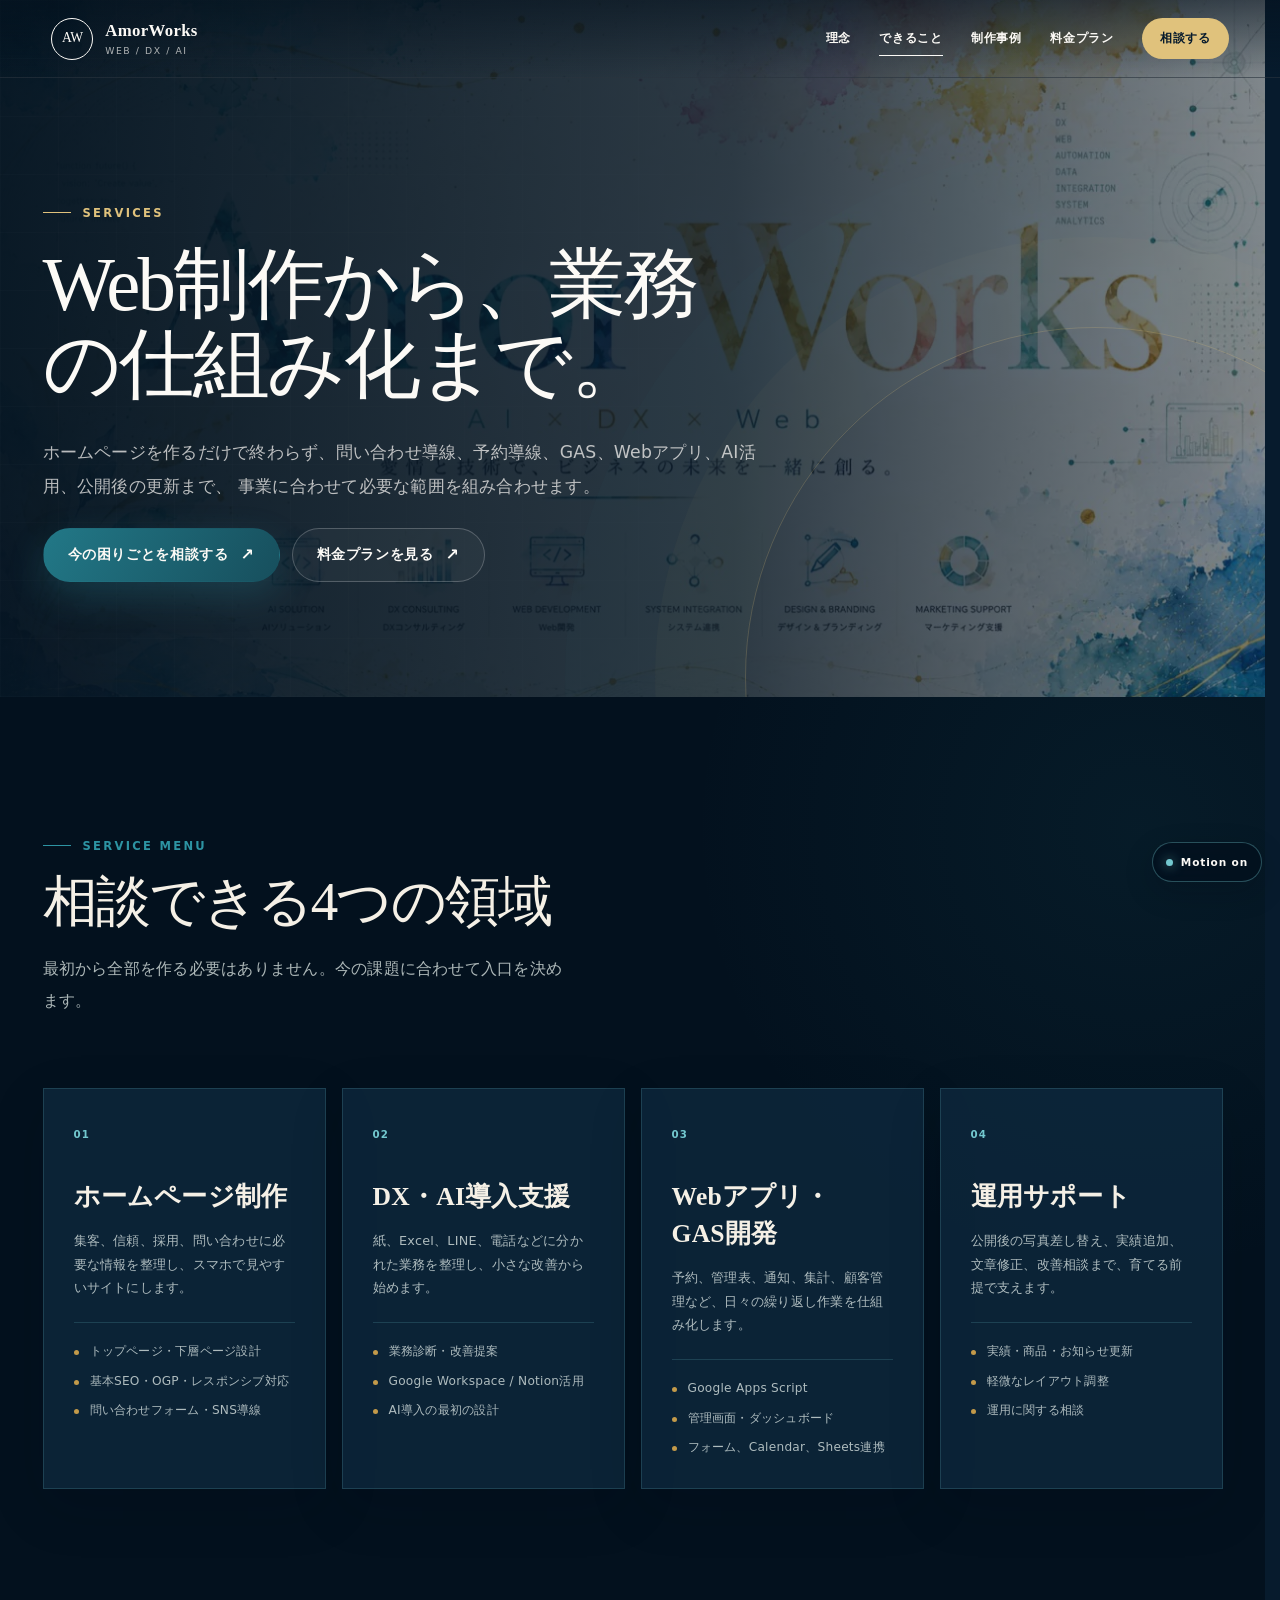
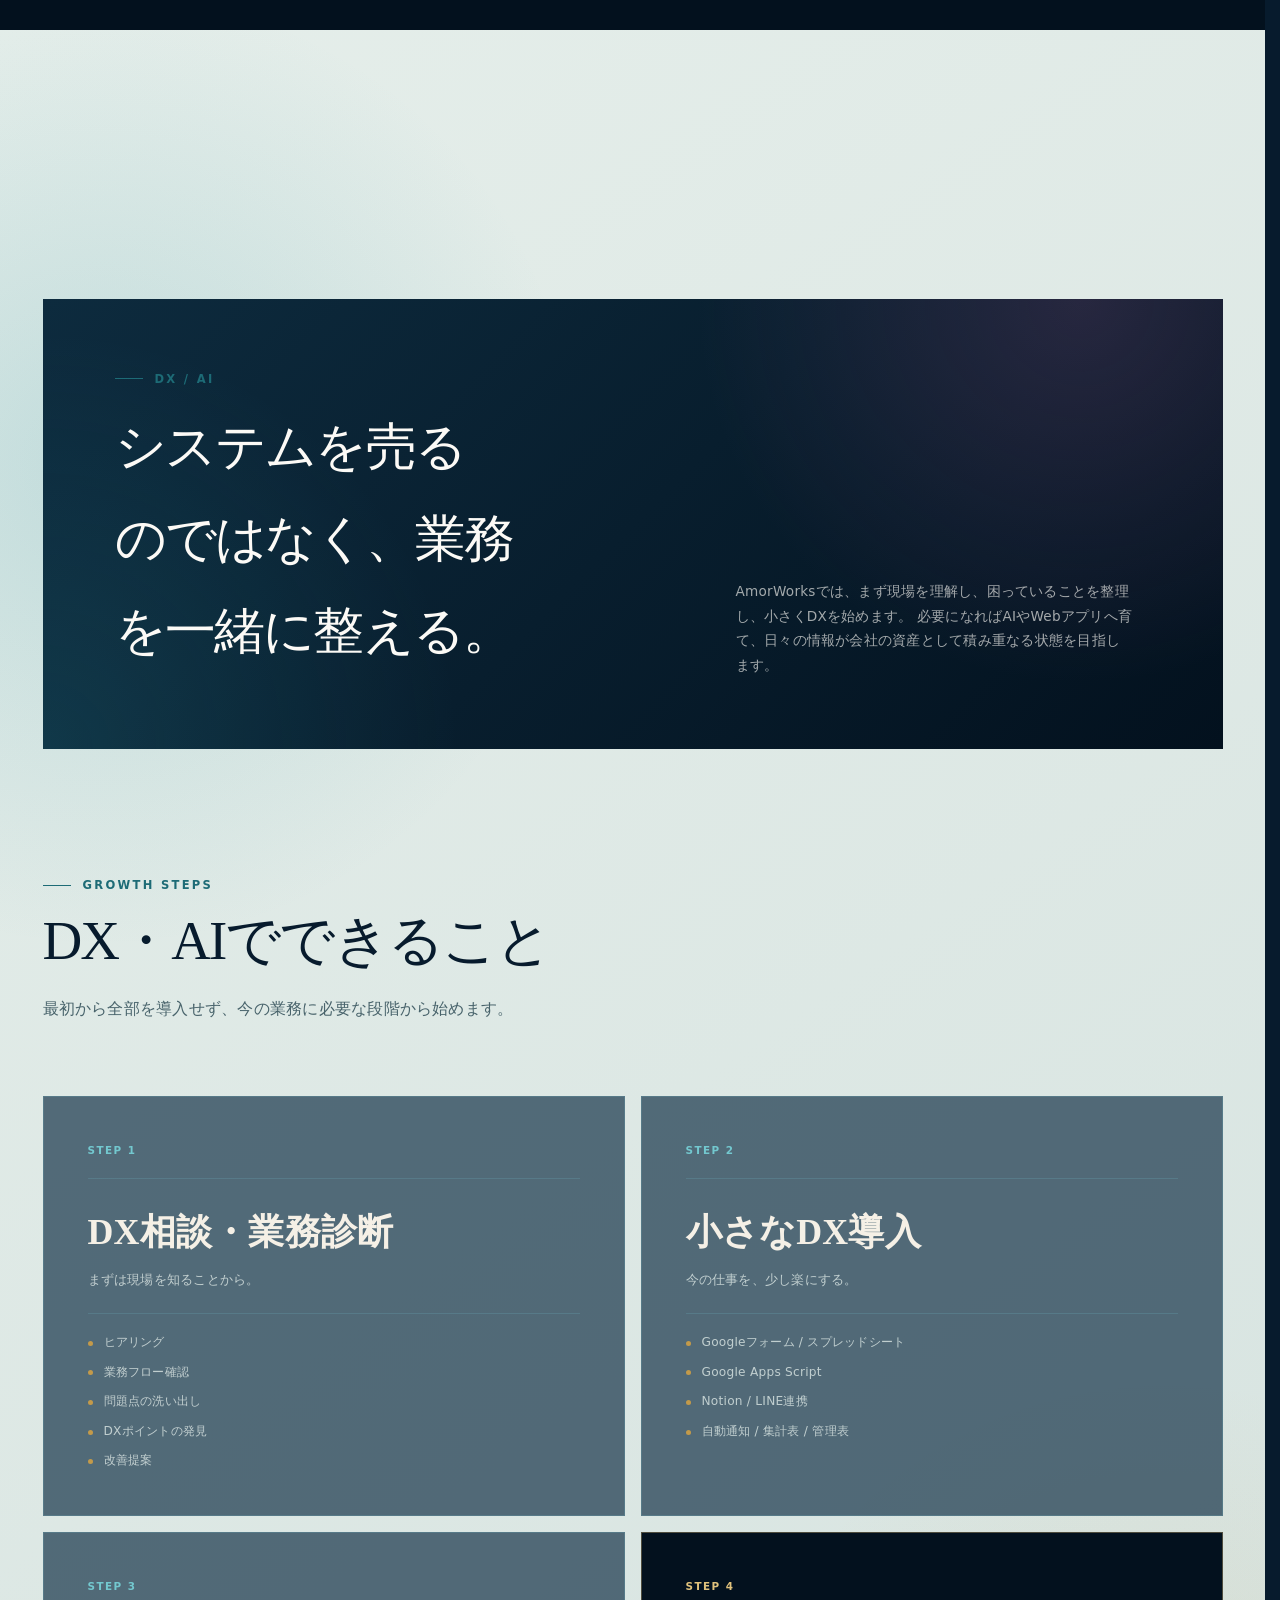
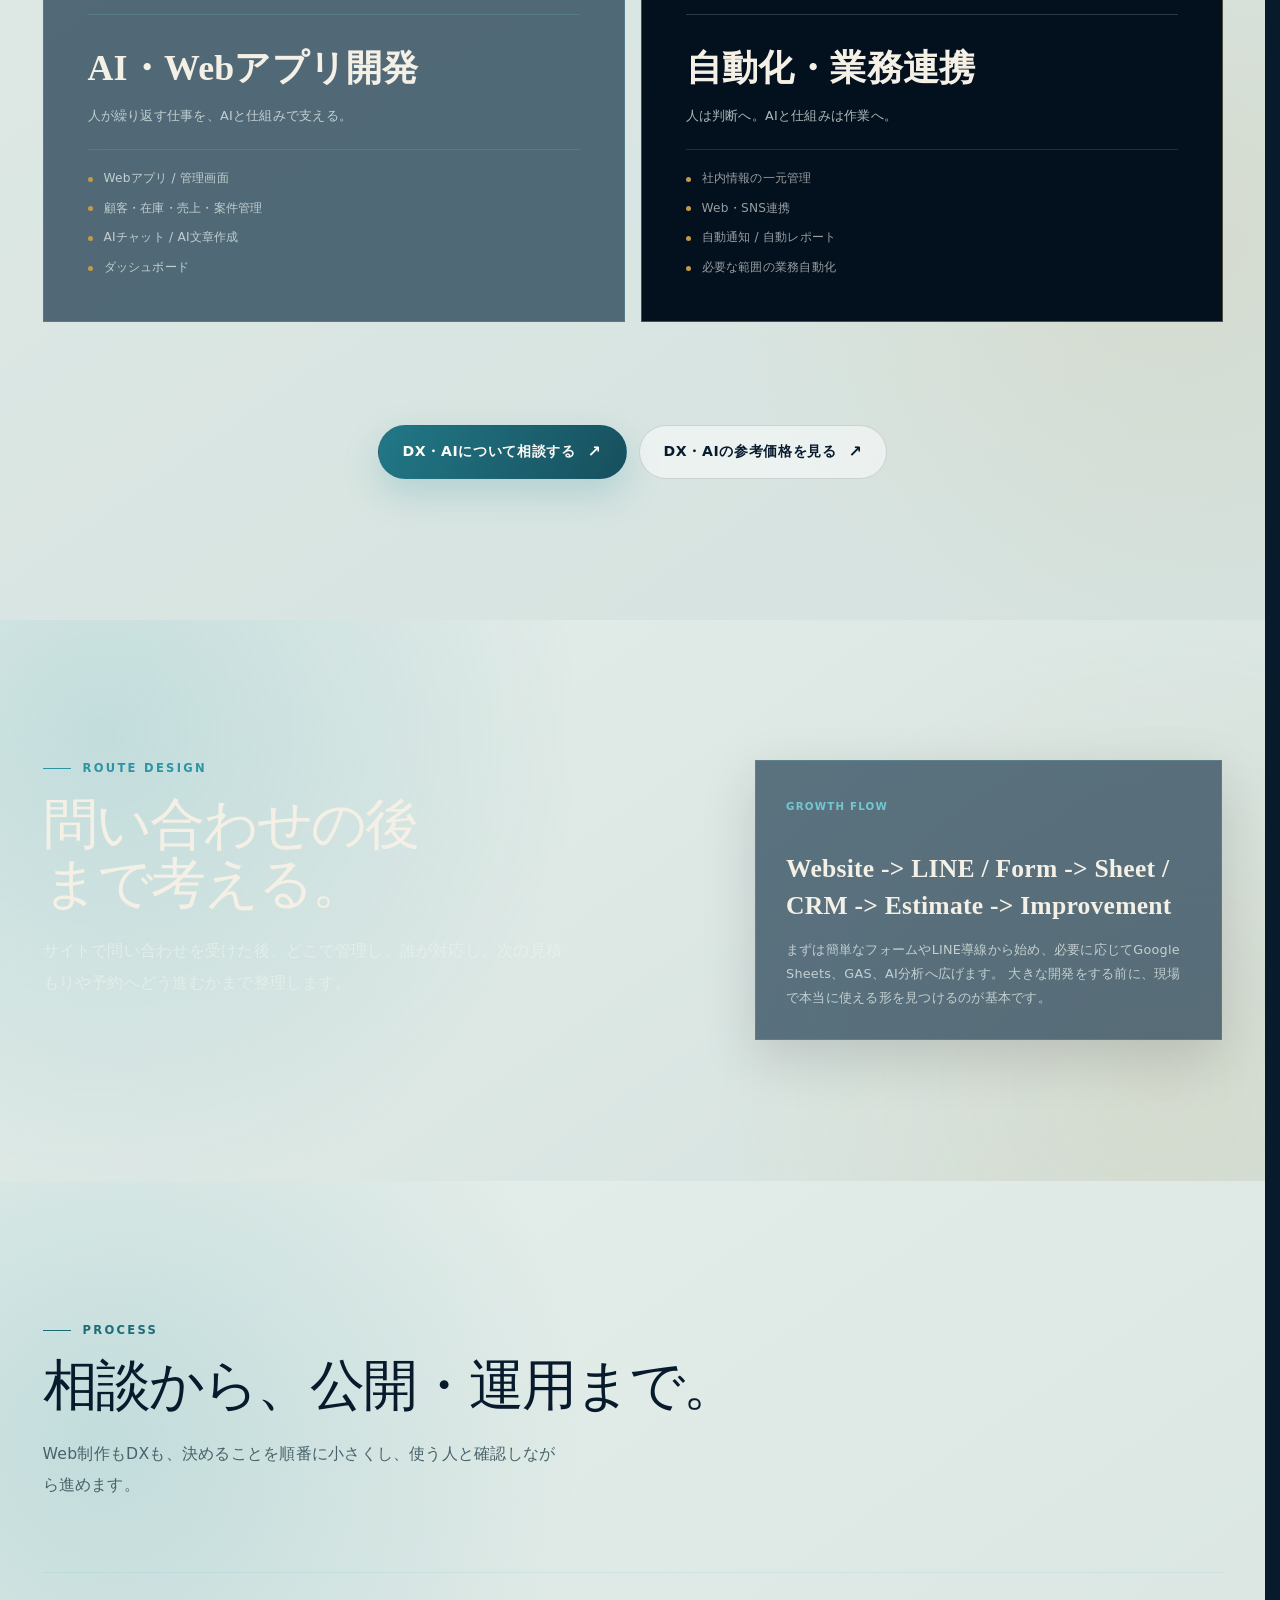
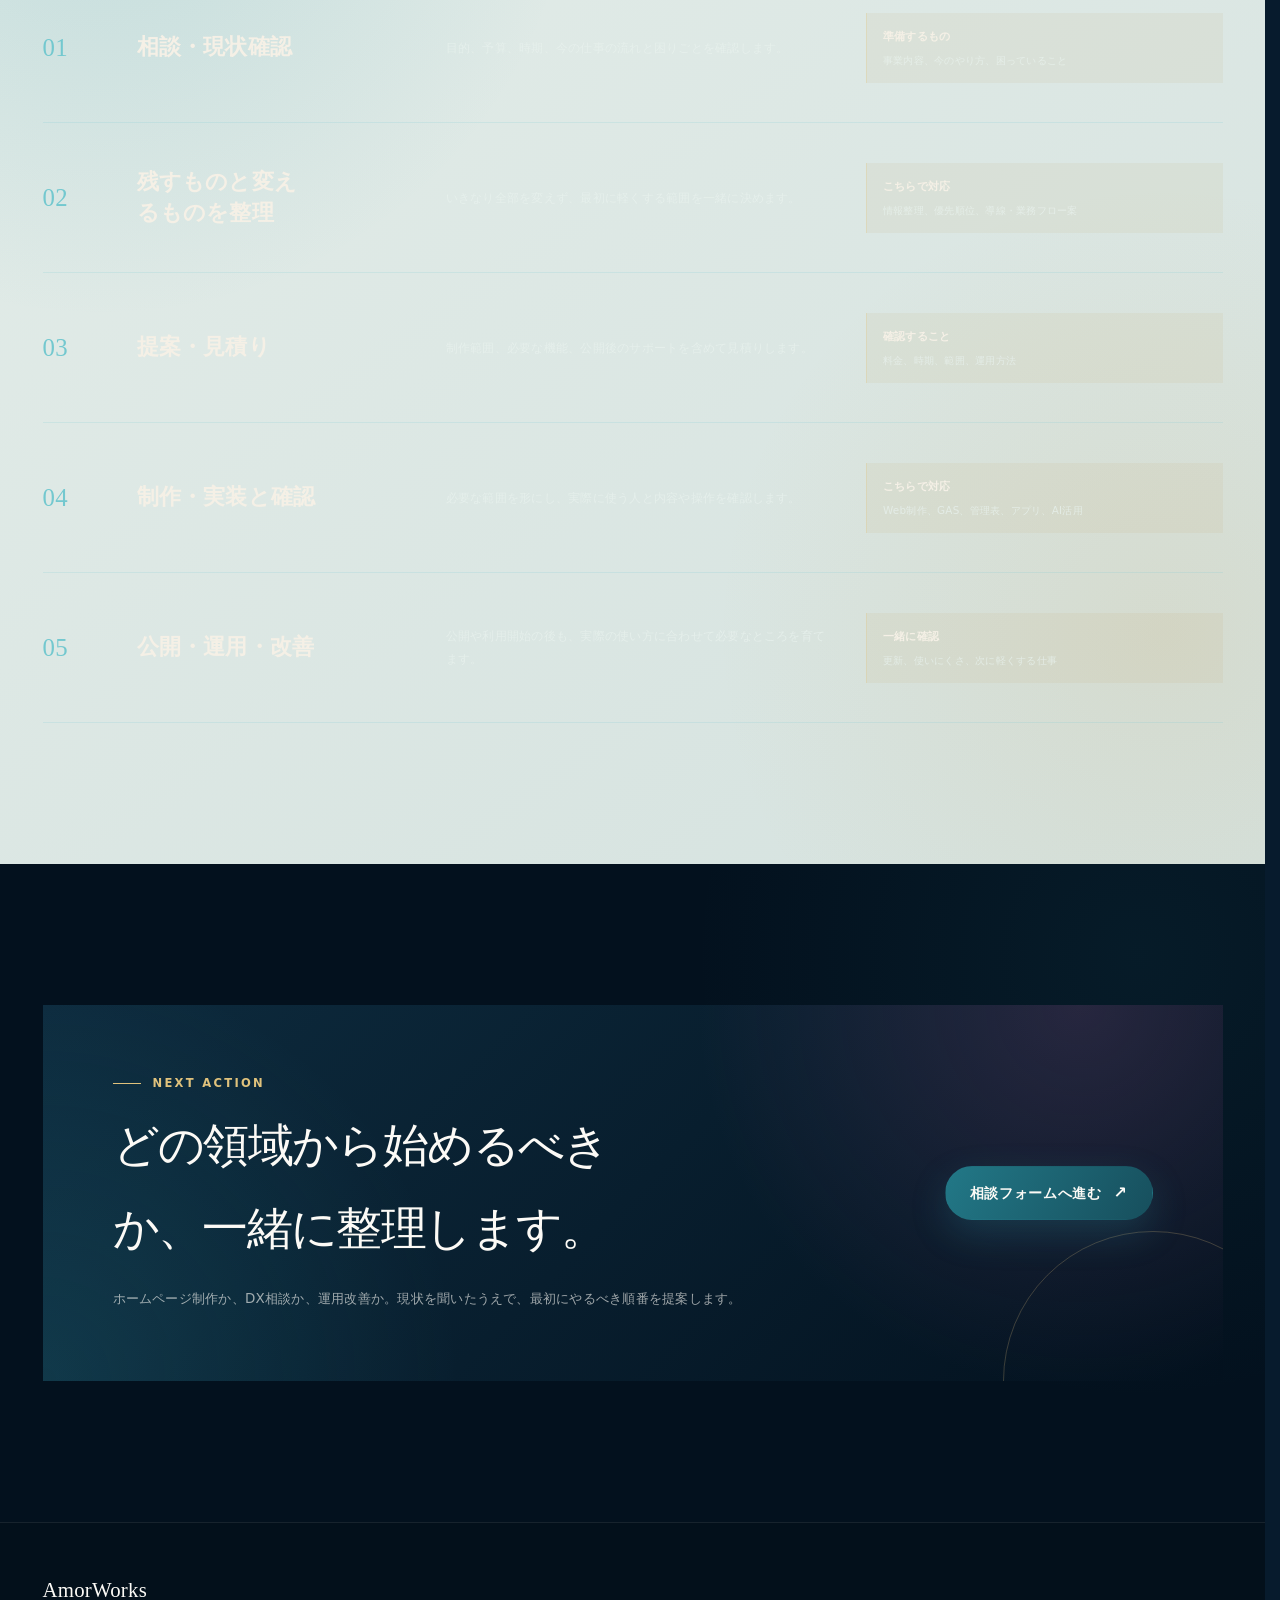
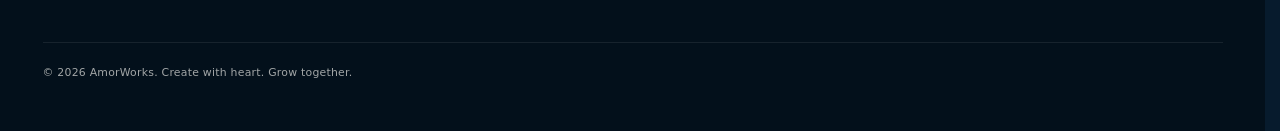
<file: dx-ai/index.html>
<!doctype html>
<html lang="ja">
  <head>
    <meta charset="utf-8">
    <meta name="viewport" content="width=device-width, initial-scale=1">
    <meta name="robots" content="noindex,follow">
    <title>DX・AI支援 | AmorWorks</title>
    <meta name="description" content="AmorWorksのDX・AI支援は、現場理解、業務整理、小さな改善からAI・自動化へ育てる伴走型サービスです。">
    <meta name="theme-color" content="#071b2d">
    <meta property="og:title" content="DX・AI支援 | AmorWorks">
    <meta property="og:description" content="システムを売るのではなく、業務を一緒に整えるDX・AI支援のページです。">
    <meta property="og:type" content="website">
    <meta property="og:url" content="https://amorworks.amoralice.com/services/">
    <meta property="og:image" content="https://amorworks.amoralice.com/assets/amorworks-logo.jpg">
    <meta name="twitter:card" content="summary_large_image">
    <link rel="canonical" href="https://amorworks.amoralice.com/services/">
    <link rel="icon" href="../favicon.ico" sizes="16x16 32x32 48x48">
    <link rel="icon" href="../favicon-32x32.png" type="image/png" sizes="32x32">
    <link rel="apple-touch-icon" href="../apple-touch-icon.png" sizes="180x180">
    <link rel="manifest" href="../site.webmanifest">
    <link rel="stylesheet" href="../styles.css?v=20260809-release-1">
    <script>window.location.replace("../services/#dx-ai");</script>
  </head>
  <body>
    <a class="skip-link" href="#main-content">本文へ移動</a>
    <header class="site-header" data-header>
      <a class="brand" href="../" aria-label="AmorWorks トップへ">
        <span class="brand-mark" aria-hidden="true">AW</span>
        <span class="brand-copy"><strong>AmorWorks</strong><small>Web / DX / AI</small></span>
      </a>
      <button class="nav-toggle" type="button" aria-label="メニューを開く" aria-expanded="false" aria-controls="site-nav" data-nav-toggle><span>Menu</span><i aria-hidden="true"></i></button>
      <nav class="site-nav" id="site-nav" data-nav>
        <a href="../philosophy/">理念</a>
        <a href="../services/">できること</a>
        <a href="../works/">制作事例</a>
        <a href="../plans/">料金プラン</a>
        <a class="nav-contact" href="../#contact">相談する</a>
      </nav>
    </header>

    <main class="subpage-main" id="main-content">
      <section class="subpage-hero">
        <div class="section-inner subpage-hero-grid">
          <div>
            <p class="eyebrow">AmorWorks DX</p>
            <h1>業務を、人に合わせる。</h1>
            <p class="subpage-lead">
              AI・DXを活用し、現場の業務をもっと楽に、もっと正確に。ヒアリングから始め、小さな改善を積み重ね、
              会社と共に成長するDXをご提案します。
            </p>
            <div class="hero-actions">
              <a class="button primary" href="../?service=DX・AI相談#contact">まずはDX相談をする</a>
              <a class="button secondary" href="../services/">できることを見る</a>
            </div>
          </div>
        </div>
      </section>

      <section class="section dx-section">
        <div class="section-inner">
          <div class="dx-problem-block">
            <div class="section-heading">
              <p class="eyebrow">Pain Points</p>
              <h2>こんなお悩みありませんか？</h2>
              <p>いきなり大きなシステムを入れる前に、まず今の困りごとを言葉にします。</p>
            </div>
            <div class="dx-problem-grid">
              <span>紙管理が多い</span>
              <span>Excelが複雑</span>
              <span>担当者しか分からない仕事がある</span>
              <span>LINEや電話がバラバラ</span>
              <span>在庫が分からない</span>
              <span>案件管理が大変</span>
              <span>AIを導入したいけど何から始めればいいか分からない</span>
            </div>
          </div>

          <div class="dx-concept-card">
            <div>
              <p class="eyebrow">Concept</p>
              <h2>システムを売るのではなく、業務を一緒に整える。</h2>
            </div>
            <p>
              AmorWorksでは、まず現場を理解し、困っていることを整理し、小さくDXを始めます。
              必要になればAIやWebアプリへ育て、日々の情報が会社の資産として積み重なる状態を目指します。
            </p>
          </div>

          <div class="dx-step-heading">
            <div class="section-heading">
              <p class="eyebrow">Growth Steps</p>
              <h2>DX導入ステップ</h2>
              <p>表示価格は参考価格です。内容・規模・機能によって個別にお見積りいたします。</p>
            </div>
          </div>

          <div class="dx-step-grid" aria-label="DX導入ステップ">
            <article>
              <div class="dx-step-head"><span>STEP 1</span><strong>¥25,000〜</strong></div>
              <h3>DX相談・業務診断</h3>
              <p>まずは現場を知ることから。</p>
              <ul class="feature-list">
                <li>ヒアリング</li>
                <li>業務フロー確認</li>
                <li>問題点の洗い出し</li>
                <li>DXポイントの発見</li>
                <li>改善提案書作成</li>
              </ul>
            </article>
            <article>
              <div class="dx-step-head"><span>STEP 2</span><strong>¥80,000〜</strong></div>
              <h3>DX導入</h3>
              <p>今の仕事を、少し楽にする。</p>
              <ul class="feature-list">
                <li>Google Workspace / Googleフォーム</li>
                <li>Googleスプレッドシート / GAS</li>
                <li>Notion / LINE連携</li>
                <li>データベース / 自動通知</li>
                <li>集計表 / 管理表</li>
              </ul>
            </article>
            <article>
              <div class="dx-step-head"><span>STEP 3</span><strong>¥150,000〜</strong></div>
              <h3>AI・Webアプリ開発</h3>
              <p>人が繰り返す仕事を、AIと仕組みで支える。</p>
              <ul class="feature-list">
                <li>Webアプリ / 管理画面</li>
                <li>顧客・在庫・売上・案件管理</li>
                <li>OpenAI API / AIチャット</li>
                <li>AI文章作成</li>
                <li>ダッシュボード</li>
              </ul>
            </article>
            <article class="is-advanced">
              <div class="dx-step-head"><span>STEP 4</span><strong>¥300,000〜</strong></div>
              <h3>フルオートメーション</h3>
              <p>人は判断へ。AIは作業へ。</p>
              <ul class="feature-list">
                <li>AI秘書 / AI営業 / AI事務</li>
                <li>AIサポート / AIチーム</li>
                <li>Codex開発環境</li>
                <li>社内情報一元管理</li>
                <li>Web・SNS連携 / 自動通知 / 自動レポート</li>
              </ul>
            </article>
          </div>

          <div class="dx-premium-benefit">
            <div>
              <p class="eyebrow">Premium Benefit</p>
              <h2>Premiumホームページプランご契約者限定</h2>
              <p>別途ご依頼いただくDX・AI関連サービスを20%OFFでご提供します。</p>
            </div>
            <div class="dx-discount">
              <strong>20%OFF</strong>
              <small>DX導入 / Google Apps Script / Webアプリ / AI導入 / 業務自動化 / 各種システム開発</small>
            </div>
            <p class="dx-note">Premiumプランに含まれるサービスではありません。内容を確認したうえで別途お見積りします。</p>
          </div>
        </div>
      </section>

      <section class="section">
        <div class="section-inner cta-band">
          <div>
            <p class="eyebrow">Next Action</p>
            <h2>今の業務を、まず言葉にするところから始めます。</h2>
            <p>紙、Excel、LINE、電話、属人化。何に困っているかを整理すれば、最初の改善点が見えます。</p>
          </div>
          <a class="button primary" href="../?service=DX・AI相談#contact">DXについて相談する</a>
        </div>
      </section>
    </main>

    <footer class="site-footer">
      <div class="section-inner footer-inner">
        <p>AmorWorks</p>
        <p>&copy; <span data-year>2026</span> AmorWorks. Create with heart. Grow together.</p>
      </div>
    </footer>
    <script src="../script.js?v=20260809-release-1"></script>
  </body>
</html>
</file>
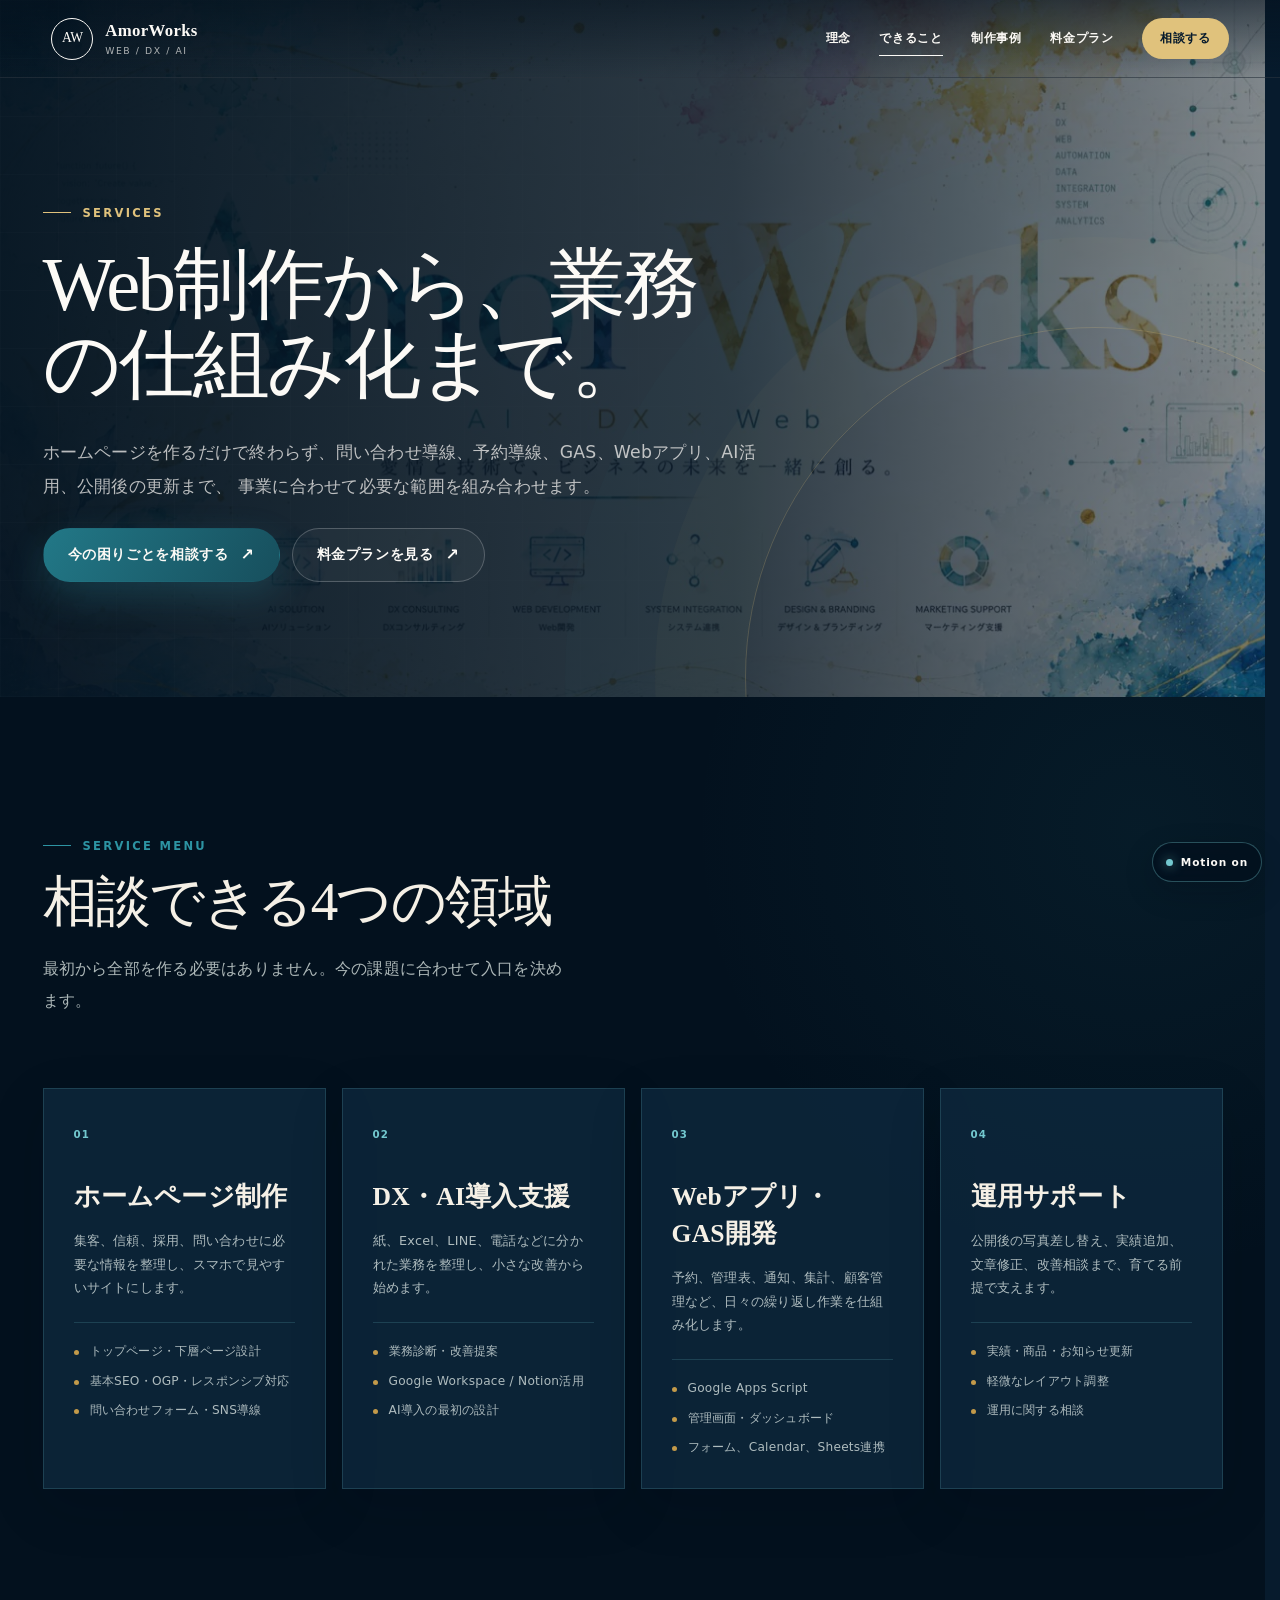
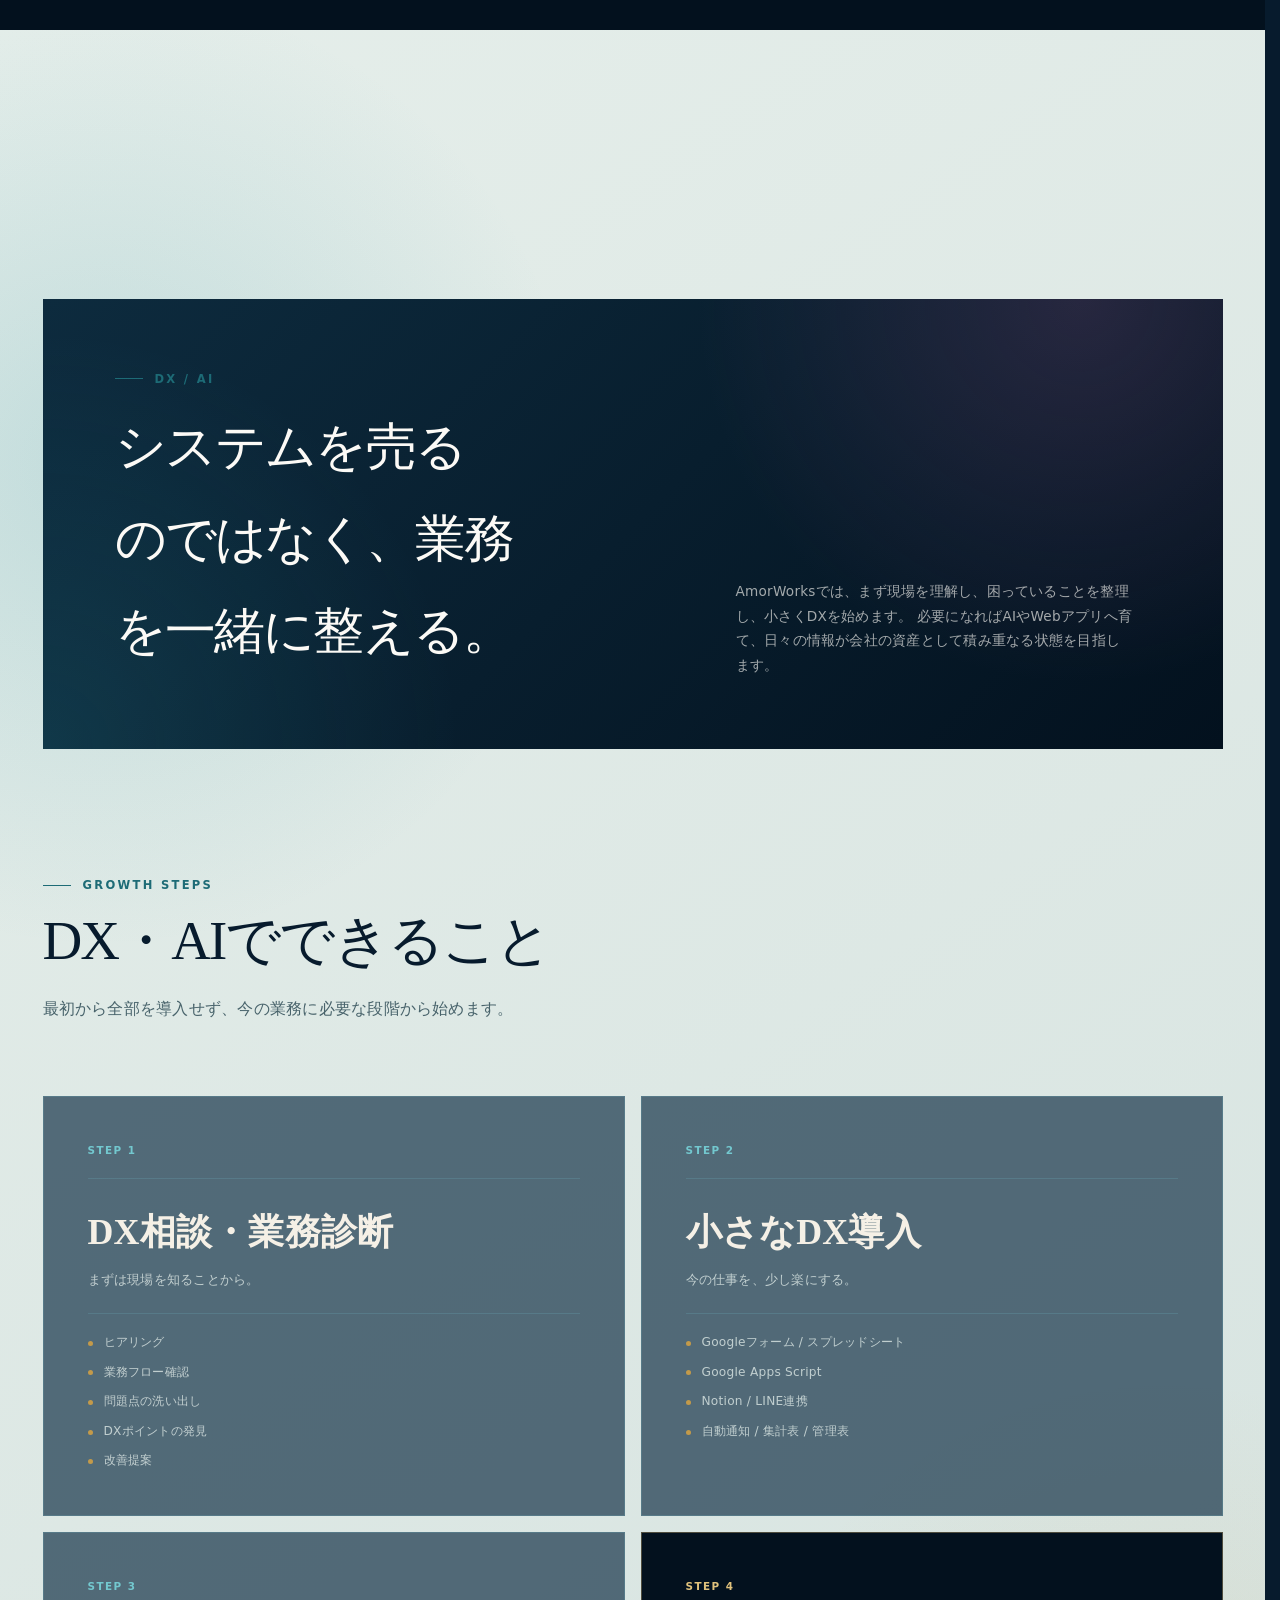
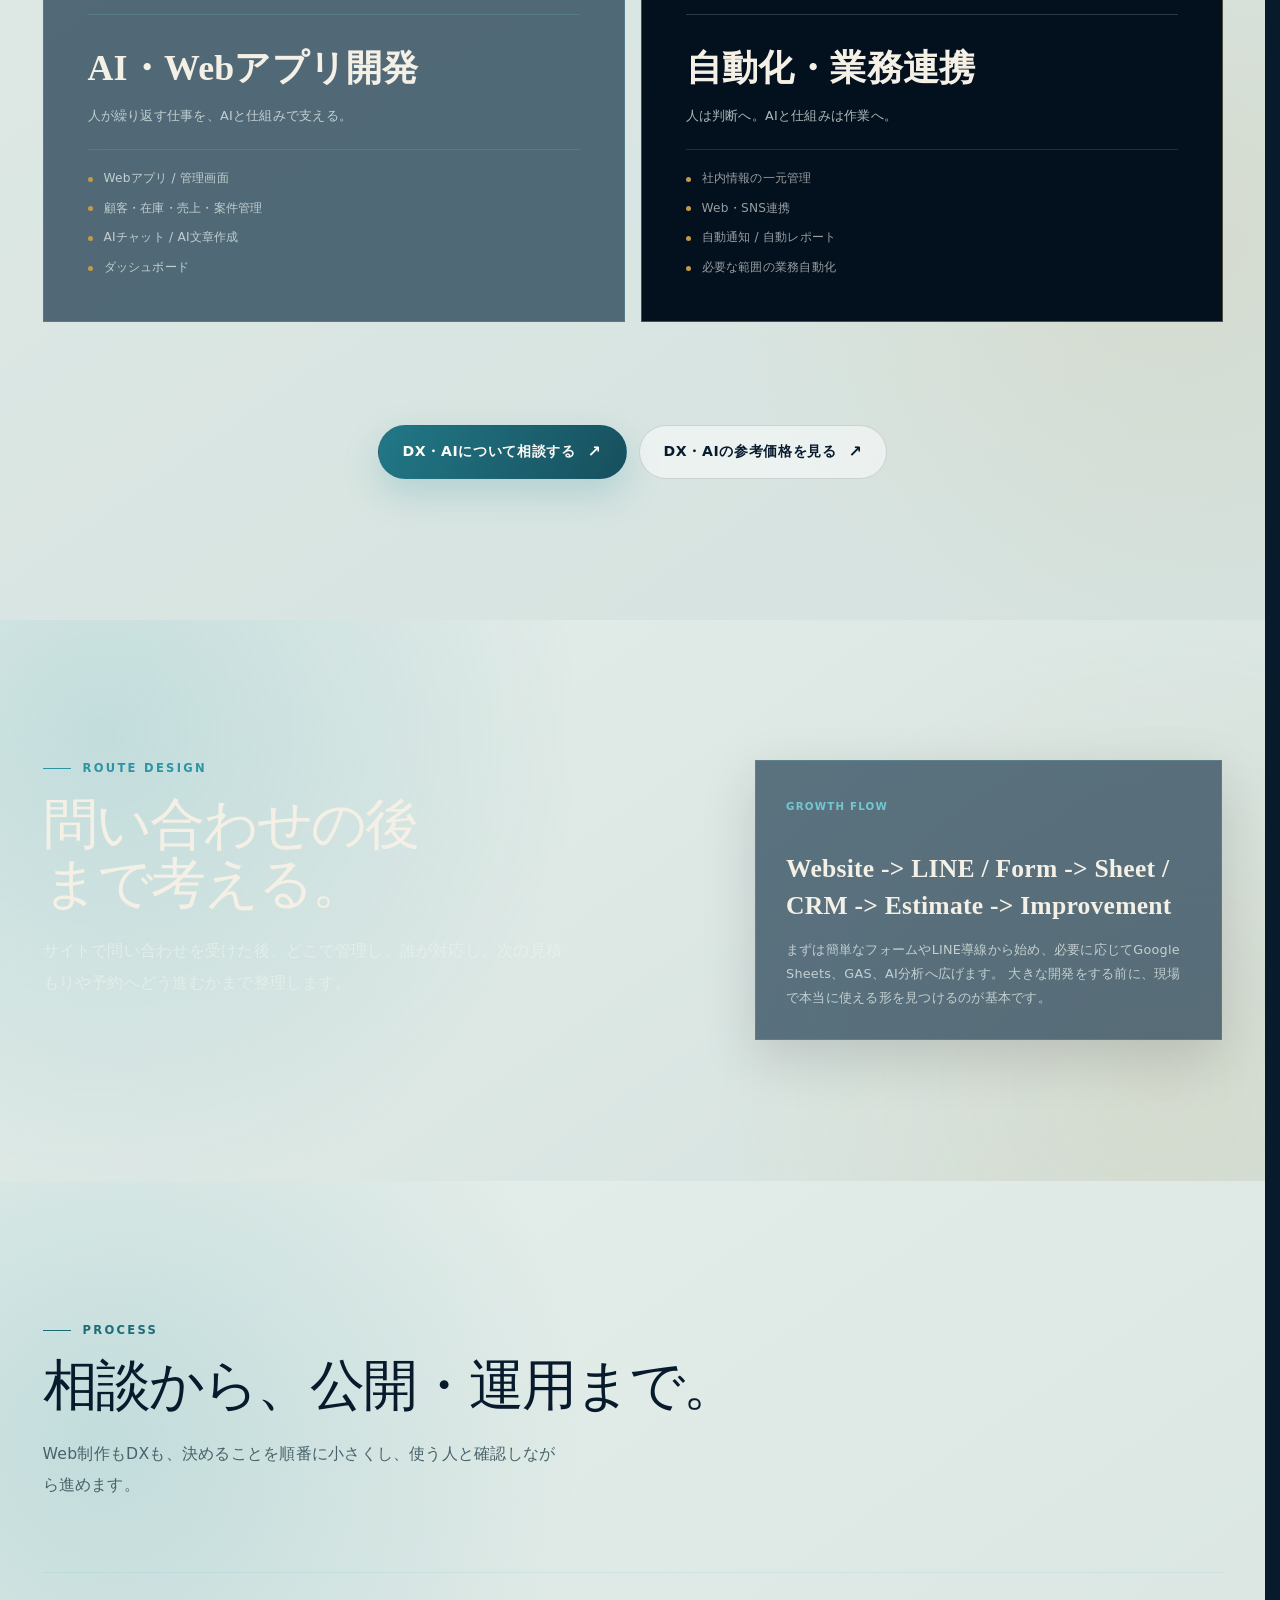
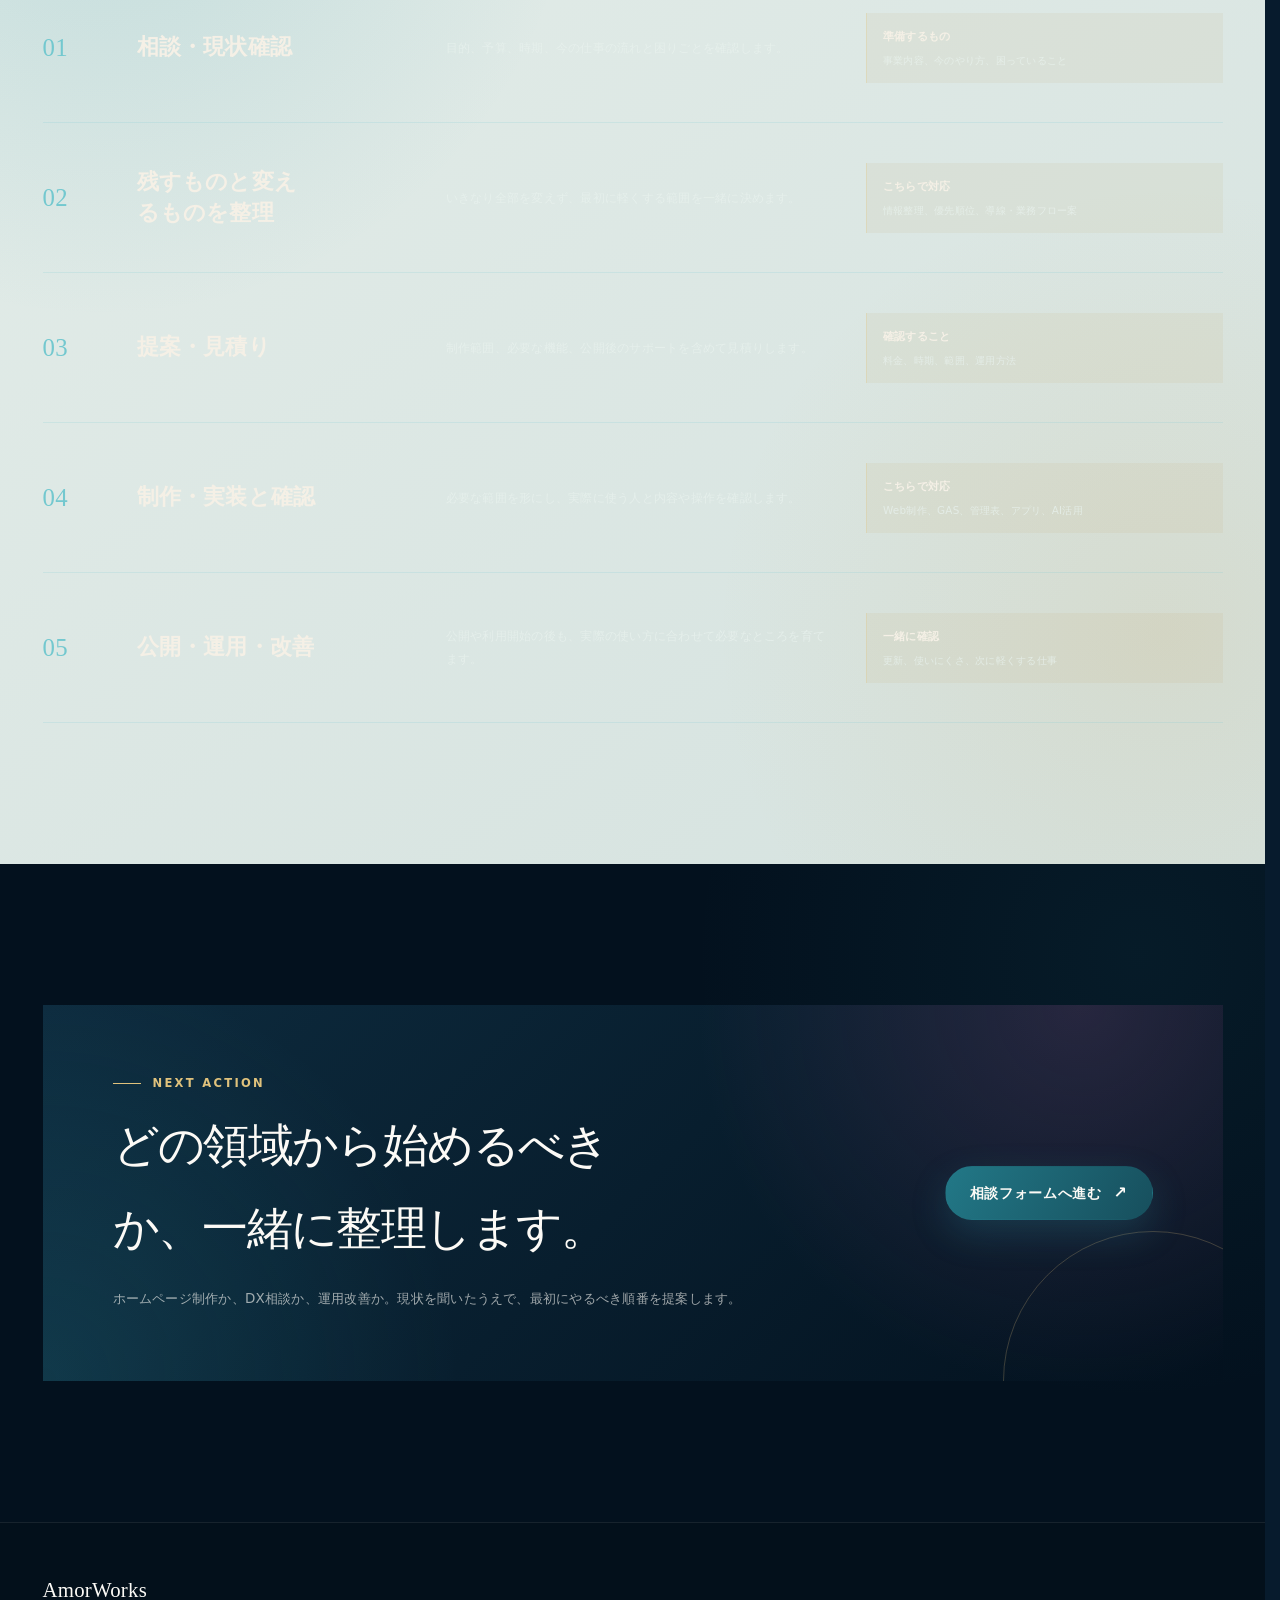
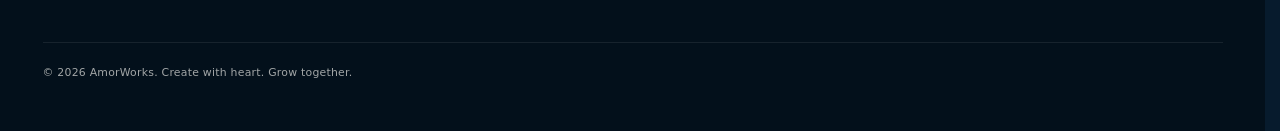
<file: flow/index.html>
<!doctype html>
<html lang="ja">
  <head>
    <meta charset="utf-8">
    <meta name="viewport" content="width=device-width, initial-scale=1">
    <meta name="robots" content="noindex,follow">
    <title>制作の流れ | AmorWorks</title>
    <meta name="description" content="AmorWorksのホームページ制作、DX相談、公開までの流れを非エンジニアにも分かりやすく整理しています。">
    <meta name="theme-color" content="#071b2d">
    <meta property="og:title" content="制作の流れ | AmorWorks">
    <meta property="og:description" content="相談、構成、見積り、デザイン、コーディング、確認、公開までの進め方を紹介します。">
    <meta property="og:type" content="website">
    <meta property="og:url" content="https://amorworks.amoralice.com/services/">
    <meta property="og:image" content="https://amorworks.amoralice.com/assets/amorworks-logo.jpg">
    <meta name="twitter:card" content="summary_large_image">
    <link rel="canonical" href="https://amorworks.amoralice.com/services/">
    <link rel="icon" href="../favicon.ico" sizes="16x16 32x32 48x48">
    <link rel="icon" href="../favicon-32x32.png" type="image/png" sizes="32x32">
    <link rel="apple-touch-icon" href="../apple-touch-icon.png" sizes="180x180">
    <link rel="manifest" href="../site.webmanifest">
    <link rel="stylesheet" href="../styles.css?v=20260809-release-1">
    <script>window.location.replace("../services/#process");</script>
  </head>
  <body>
    <a class="skip-link" href="#main-content">本文へ移動</a>
    <header class="site-header" data-header>
      <a class="brand" href="../" aria-label="AmorWorks トップへ">
        <span class="brand-mark" aria-hidden="true">AW</span>
        <span class="brand-copy"><strong>AmorWorks</strong><small>Web / DX / AI</small></span>
      </a>
      <button class="nav-toggle" type="button" aria-label="メニューを開く" aria-expanded="false" aria-controls="site-nav" data-nav-toggle><span>Menu</span><i aria-hidden="true"></i></button>
      <nav class="site-nav" id="site-nav" data-nav>
        <a href="../philosophy/">理念</a>
        <a href="../services/">できること</a>
        <a href="../works/">制作事例</a>
        <a href="../plans/">料金プラン</a>
        <a class="nav-contact" href="../#contact">相談する</a>
      </nav>
    </header>

    <main class="subpage-main" id="main-content">
      <section class="subpage-hero">
        <div class="section-inner subpage-hero-grid">
          <div>
            <p class="eyebrow">Process</p>
            <h1>決めることを、順番に小さくする。</h1>
            <p class="subpage-lead">
              ホームページ制作は、最初から専門用語で進めません。目的、情報、素材、導線、公開方法を順番に整理します。
            </p>
            <div class="hero-actions">
              <a class="button primary" href="../#contact">制作を相談する</a>
              <a class="button secondary" href="../plans/">料金を見る</a>
            </div>
          </div>
        </div>
      </section>

      <section class="section process-section">
        <div class="section-inner">
          <div class="section-heading">
            <p class="eyebrow">7 Steps</p>
            <h2>Web制作の流れ</h2>
            <p>非エンジニアでも進めやすいように、決めること、用意するもの、こちらで進める作業を分けます。</p>
          </div>
          <ol class="process-list">
            <li><span>01</span><h3>相談・方向性確認</h3><p>目的、予算、公開時期、誰に見てほしいサイトかを確認します。</p><div class="process-meta"><strong>準備するもの</strong><small>事業内容、参考サイト、希望する雰囲気</small></div></li>
            <li><span>02</span><h3>ページ構成の整理</h3><p>トップページ、サービス紹介、問い合わせなど必要なページを決めます。</p><div class="process-meta"><strong>こちらで対応</strong><small>掲載優先順位、ページ構成、導線案の作成</small></div></li>
            <li><span>03</span><h3>提案・見積り</h3><p>制作範囲、追加オプション、公開後サポートを含めて見積りします。</p><div class="process-meta"><strong>確認すること</strong><small>料金、納期、修正回数、公開方法</small></div></li>
            <li><span>04</span><h3>デザイン制作</h3><p>ロゴ、色、写真、文章の雰囲気に合わせて画面を作ります。</p><div class="process-meta"><strong>準備するもの</strong><small>ロゴ、写真、掲載文章、SNSリンク</small></div></li>
            <li><span>05</span><h3>コーディング</h3><p>スマホ対応の静的サイトとして実装し、読み込みや見え方を整えます。</p><div class="process-meta"><strong>こちらで対応</strong><small>HTML/CSS/JS、画像最適化、基本SEO設定</small></div></li>
            <li><span>06</span><h3>確認・修正</h3><p>内容、見え方、リンク、問い合わせ導線を一緒に確認します。</p><div class="process-meta"><strong>確認すること</strong><small>誤字、写真、料金、リンク、スマホ表示</small></div></li>
            <li><span>07</span><h3>公開・納品</h3><p>目的に合う公開環境へ反映し、運用しやすい状態で納品します。</p><div class="process-meta"><strong>納品内容</strong><small>公開URL、編集元ファイル、更新方針</small></div></li>
          </ol>
          <div class="delivery-note">
            <div>
              <p class="eyebrow">Before We Start</p>
              <h3>最初にそろうと進みやすいもの</h3>
            </div>
            <ul class="delivery-checklist">
              <li>事業名・サービス名</li>
              <li>載せたい写真やロゴ</li>
              <li>SNSやGoogleマップのURL</li>
              <li>問い合わせ方法の希望</li>
              <li>参考にしたいサイト</li>
              <li>公開したい時期</li>
            </ul>
          </div>
        </div>
      </section>

      <section class="section">
        <div class="section-inner split-grid">
          <div class="section-heading">
            <p class="eyebrow">What We Confirm</p>
            <h2>公開前に確認すること</h2>
            <p>公開後に困らないよう、事実情報、写真、フォーム、リンクを一緒に確認します。</p>
          </div>
          <div class="subpage-grid-3">
            <article class="subpage-mini-card"><span>Content</span><h3>掲載内容</h3><p>会社名、住所、電話番号、料金、資格、実績は作り話で埋めません。</p></article>
            <article class="subpage-mini-card"><span>Privacy</span><h3>公開安全性</h3><p>個人情報、車両番号、内部資料、許可のない写真が混ざっていないか確認します。</p></article>
            <article class="subpage-mini-card"><span>Action</span><h3>問い合わせ導線</h3><p>フォーム送信先、LINE、SNS、ボタン文言、送信後の流れを確認します。</p></article>
          </div>
        </div>
      </section>

      <section class="section">
        <div class="section-inner cta-band">
          <div>
            <p class="eyebrow">Next Action</p>
            <h2>最初に全部決めなくても、順番に整理できます。</h2>
            <p>まずは事業内容、目的、希望時期だけでも大丈夫です。必要な情報はこちらで聞き取ります。</p>
          </div>
          <a class="button primary" href="../#contact">相談フォームへ進む</a>
        </div>
      </section>
    </main>

    <footer class="site-footer">
      <div class="section-inner footer-inner">
        <p>AmorWorks</p>
        <p>&copy; <span data-year>2026</span> AmorWorks. Create with heart. Grow together.</p>
      </div>
    </footer>
    <script src="../script.js?v=20260809-release-1"></script>
  </body>
</html>
</file>
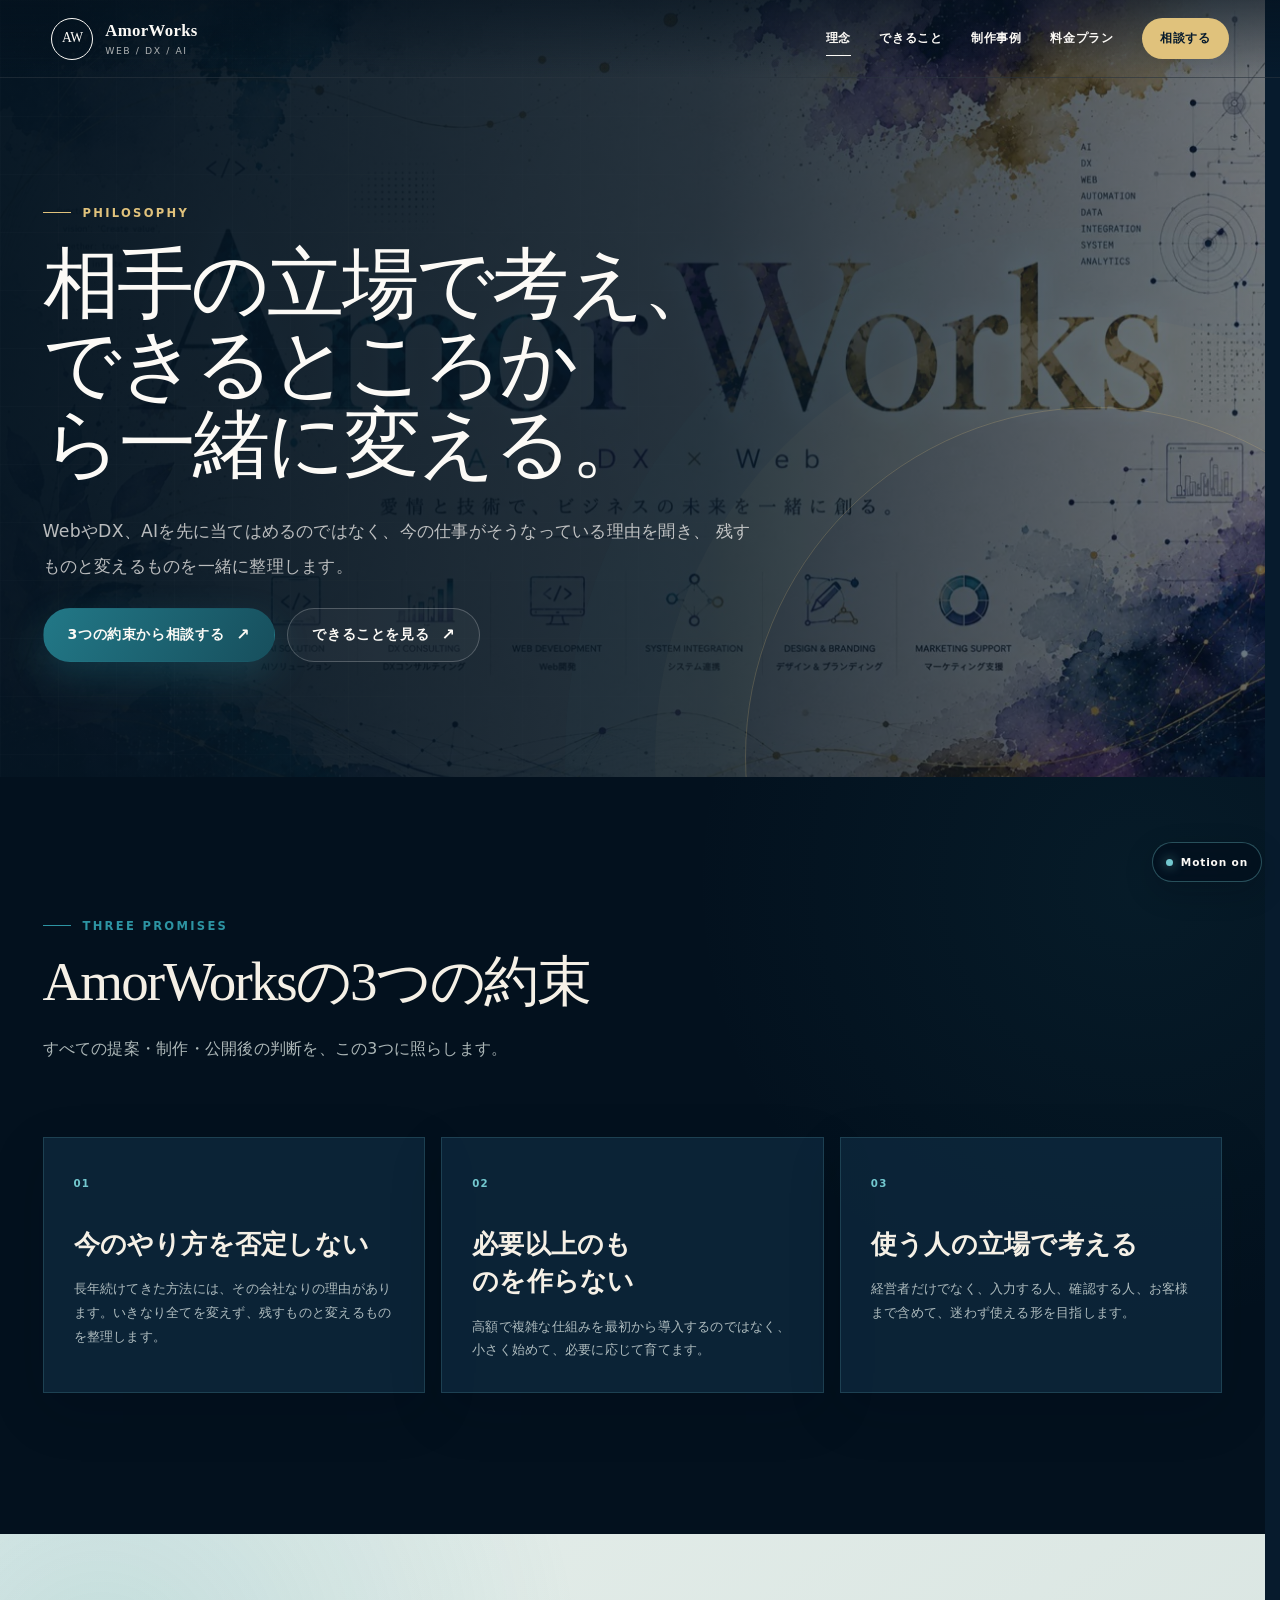
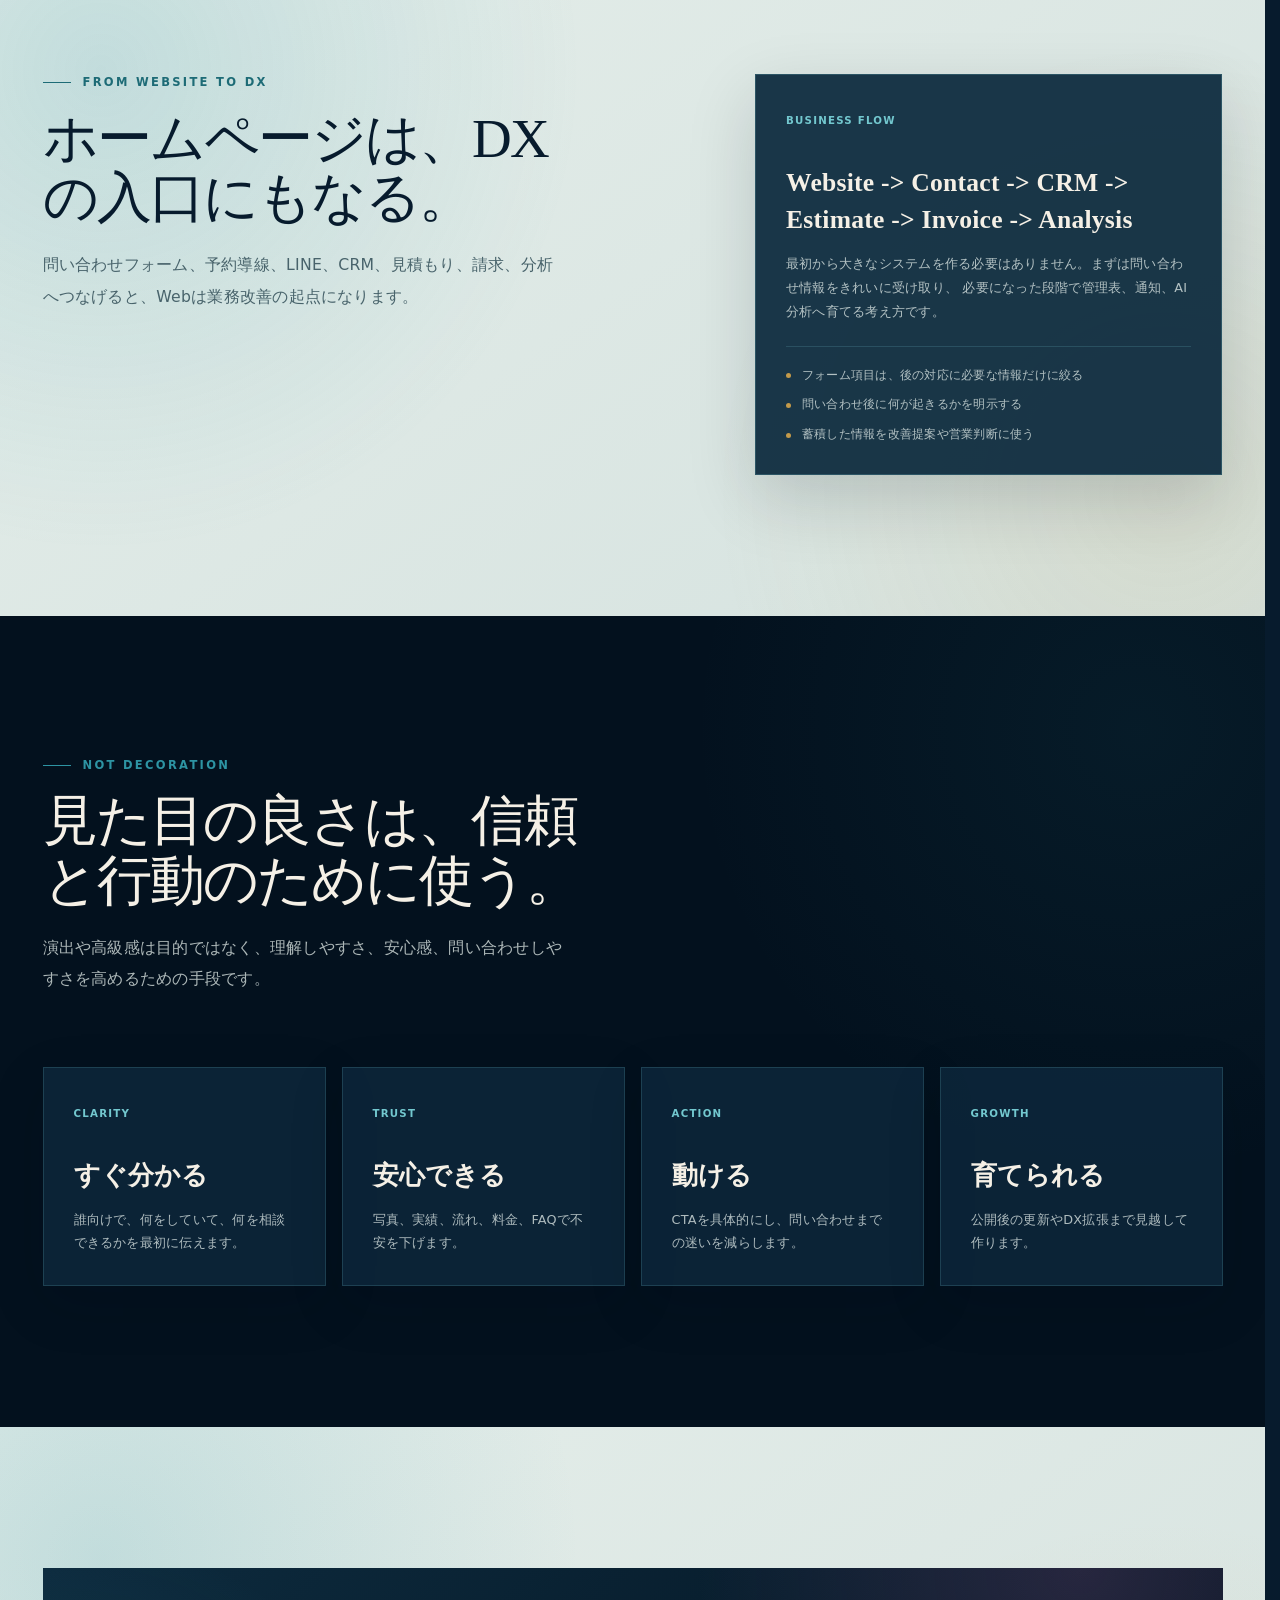
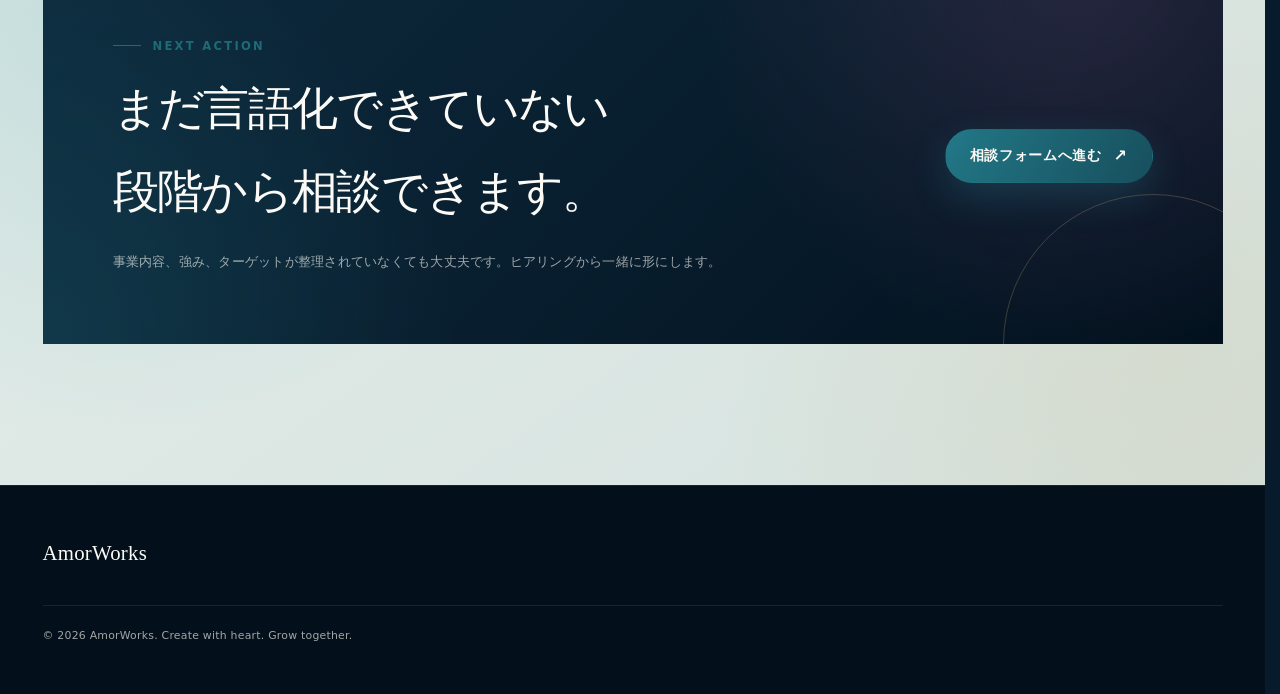
<file: philosophy/index.html>
<!doctype html>
<html lang="ja">
  <head>
    <meta charset="utf-8">
    <meta name="viewport" content="width=device-width, initial-scale=1">
    <title>理念・考え方 | AmorWorks</title>
    <meta name="description" content="相手の立場で考え、できるところから一緒に変える。AmorWorksがすべての提案で大切にする3つの約束を紹介します。">
    <meta name="theme-color" content="#071b2d">
    <meta property="og:title" content="理念・考え方 | AmorWorks">
    <meta property="og:description" content="今のやり方を否定せず、必要以上のものを作らず、使う人の立場で考える。AmorWorksの3つの約束です。">
    <meta property="og:type" content="website">
    <meta property="og:url" content="https://amorworks.amoralice.com/philosophy/">
    <meta property="og:image" content="https://amorworks.amoralice.com/assets/amorworks-logo.jpg">
    <meta name="twitter:card" content="summary_large_image">
    <link rel="canonical" href="https://amorworks.amoralice.com/philosophy/">
    <link rel="icon" href="../favicon.ico" sizes="16x16 32x32 48x48">
    <link rel="icon" href="../favicon-32x32.png" type="image/png" sizes="32x32">
    <link rel="apple-touch-icon" href="../apple-touch-icon.png" sizes="180x180">
    <link rel="manifest" href="../site.webmanifest">
    <link rel="stylesheet" href="../styles.css?v=20260809-release-1">
  </head>
  <body>
    <a class="skip-link" href="#main-content">本文へ移動</a>
    <header class="site-header" data-header>
      <a class="brand" href="../" aria-label="AmorWorks トップへ">
        <span class="brand-mark" aria-hidden="true">AW</span>
        <span class="brand-copy"><strong>AmorWorks</strong><small>Web / DX / AI</small></span>
      </a>
      <button class="nav-toggle" type="button" aria-label="メニューを開く" aria-expanded="false" aria-controls="site-nav" data-nav-toggle><span>Menu</span><i aria-hidden="true"></i></button>
      <nav class="site-nav" id="site-nav" data-nav>
        <a href="../philosophy/" aria-current="page">理念</a>
        <a href="../services/">できること</a>
        <a href="../works/">制作事例</a>
        <a href="../plans/">料金プラン</a>
        <a class="nav-contact" href="../#contact">相談する</a>
      </nav>
    </header>

    <main class="subpage-main" id="main-content">
      <section class="subpage-hero">
        <div class="section-inner subpage-hero-grid">
          <div>
            <p class="eyebrow">Philosophy</p>
            <h1>相手の立場で考え、できるところから一緒に変える。</h1>
            <p class="subpage-lead">
              WebやDX、AIを先に当てはめるのではなく、今の仕事がそうなっている理由を聞き、
              残すものと変えるものを一緒に整理します。
            </p>
            <div class="hero-actions">
              <a class="button primary" href="../#contact">3つの約束から相談する</a>
              <a class="button secondary" href="../services/">できることを見る</a>
            </div>
          </div>
        </div>
      </section>

      <section class="section">
        <div class="section-inner">
          <div class="section-heading">
            <p class="eyebrow">Three Promises</p>
            <h2>AmorWorksの3つの約束</h2>
            <p>すべての提案・制作・公開後の判断を、この3つに照らします。</p>
          </div>
          <div class="subpage-grid-3">
            <article class="principle-card">
              <span>01</span>
              <h3>今のやり方を否定しない</h3>
              <p>長年続けてきた方法には、その会社なりの理由があります。いきなり全てを変えず、残すものと変えるものを整理します。</p>
            </article>
            <article class="principle-card">
              <span>02</span>
              <h3>必要以上のものを作らない</h3>
              <p>高額で複雑な仕組みを最初から導入するのではなく、小さく始めて、必要に応じて育てます。</p>
            </article>
            <article class="principle-card">
              <span>03</span>
              <h3>使う人の立場で考える</h3>
              <p>経営者だけでなく、入力する人、確認する人、お客様まで含めて、迷わず使える形を目指します。</p>
            </article>
          </div>
        </div>
      </section>

      <section class="section subpage-section-muted">
        <div class="section-inner split-grid">
          <div class="section-heading">
            <p class="eyebrow">From Website to DX</p>
            <h2>ホームページは、DXの入口にもなる。</h2>
            <p>問い合わせフォーム、予約導線、LINE、CRM、見積もり、請求、分析へつなげると、Webは業務改善の起点になります。</p>
          </div>
          <div class="detail-panel">
            <span>Business Flow</span>
            <h3>Website -> Contact -> CRM -> Estimate -> Invoice -> Analysis</h3>
            <p>
              最初から大きなシステムを作る必要はありません。まずは問い合わせ情報をきれいに受け取り、
              必要になった段階で管理表、通知、AI分析へ育てる考え方です。
            </p>
            <ul class="feature-list">
              <li>フォーム項目は、後の対応に必要な情報だけに絞る</li>
              <li>問い合わせ後に何が起きるかを明示する</li>
              <li>蓄積した情報を改善提案や営業判断に使う</li>
            </ul>
          </div>
        </div>
      </section>

      <section class="section">
        <div class="section-inner">
          <div class="section-heading">
            <p class="eyebrow">Not Decoration</p>
            <h2>見た目の良さは、信頼と行動のために使う。</h2>
            <p>演出や高級感は目的ではなく、理解しやすさ、安心感、問い合わせしやすさを高めるための手段です。</p>
          </div>
          <div class="subpage-grid-4">
            <article class="subpage-mini-card">
              <span>Clarity</span>
              <h3>すぐ分かる</h3>
              <p>誰向けで、何をしていて、何を相談できるかを最初に伝えます。</p>
            </article>
            <article class="subpage-mini-card">
              <span>Trust</span>
              <h3>安心できる</h3>
              <p>写真、実績、流れ、料金、FAQで不安を下げます。</p>
            </article>
            <article class="subpage-mini-card">
              <span>Action</span>
              <h3>動ける</h3>
              <p>CTAを具体的にし、問い合わせまでの迷いを減らします。</p>
            </article>
            <article class="subpage-mini-card">
              <span>Growth</span>
              <h3>育てられる</h3>
              <p>公開後の更新やDX拡張まで見越して作ります。</p>
            </article>
          </div>
        </div>
      </section>

      <section class="section">
        <div class="section-inner cta-band">
          <div>
            <p class="eyebrow">Next Action</p>
            <h2>まだ言語化できていない段階から相談できます。</h2>
            <p>事業内容、強み、ターゲットが整理されていなくても大丈夫です。ヒアリングから一緒に形にします。</p>
          </div>
          <a class="button primary" href="../#contact">相談フォームへ進む</a>
        </div>
      </section>
    </main>

    <footer class="site-footer">
      <div class="section-inner footer-inner">
        <p>AmorWorks</p>
        <p>&copy; <span data-year>2026</span> AmorWorks. Create with heart. Grow together.</p>
      </div>
    </footer>
    <script src="../script.js?v=20260809-release-1"></script>
  </body>
</html>
</file>
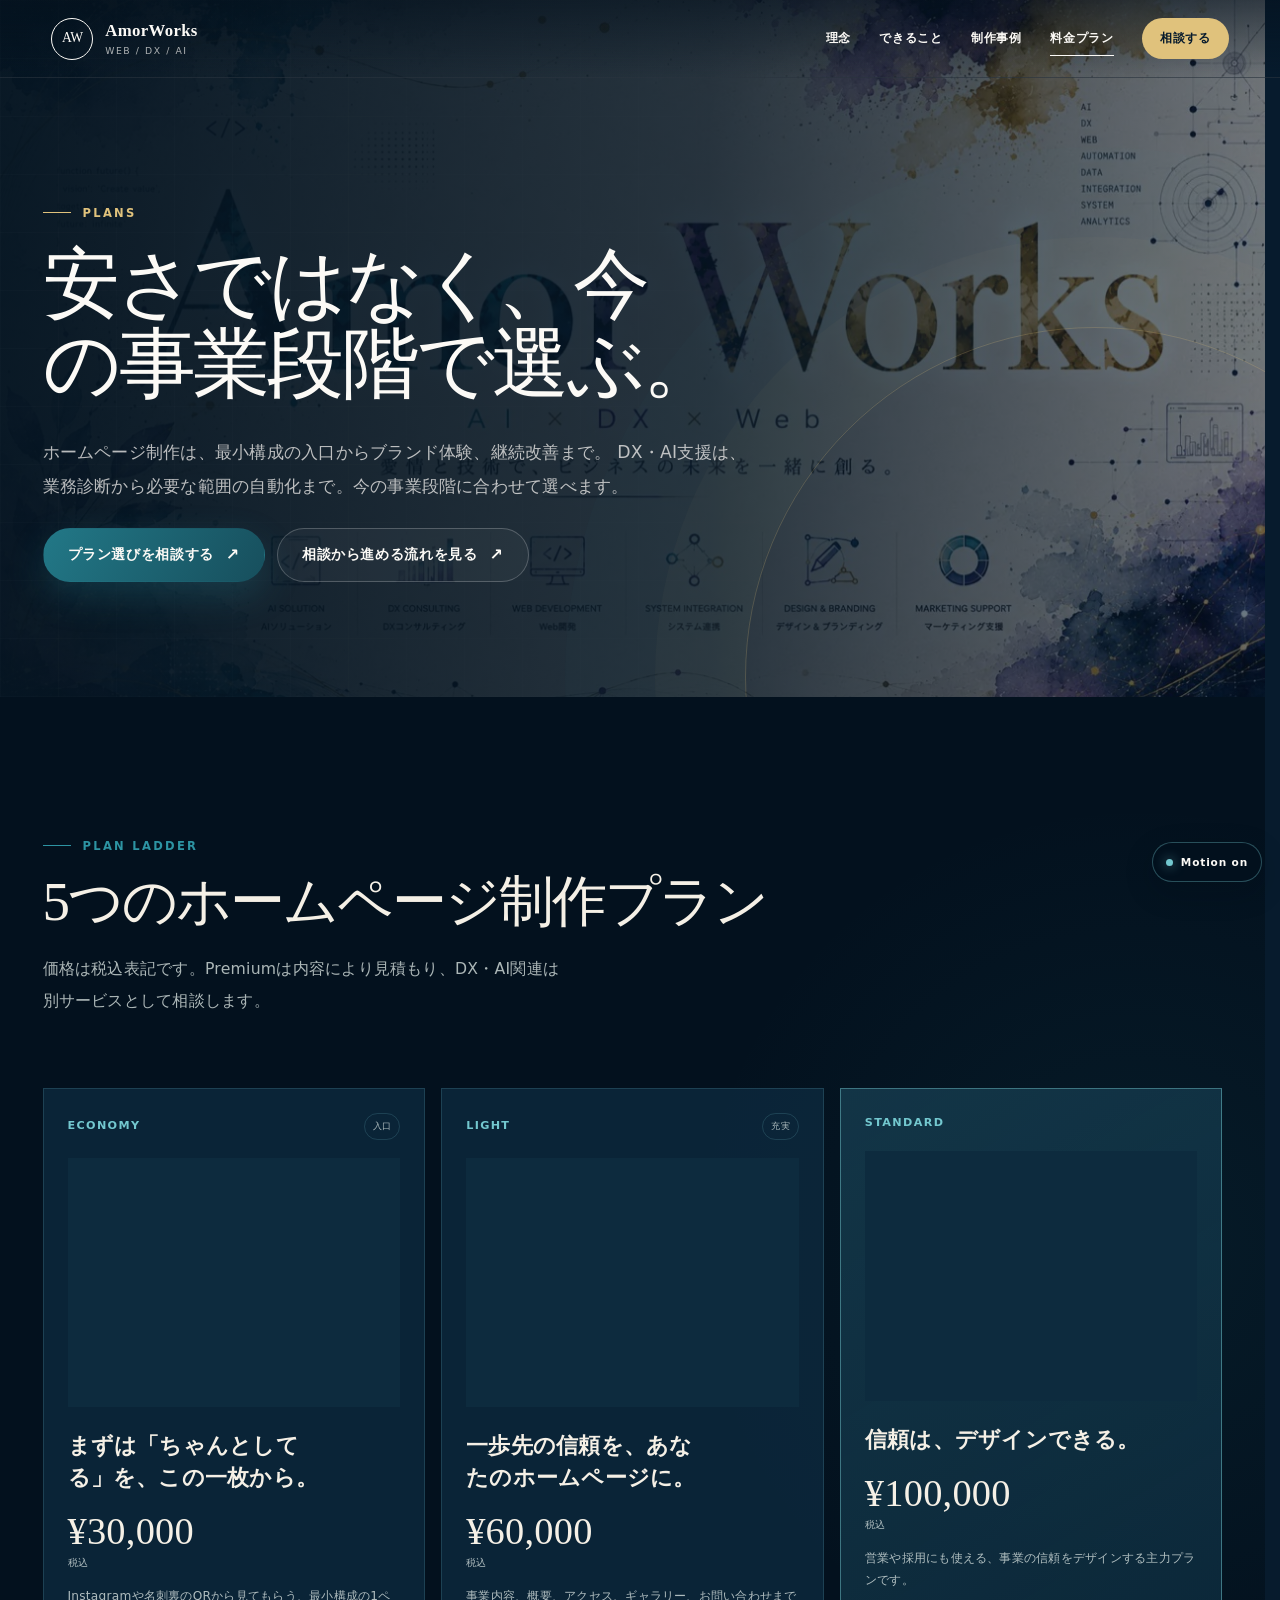
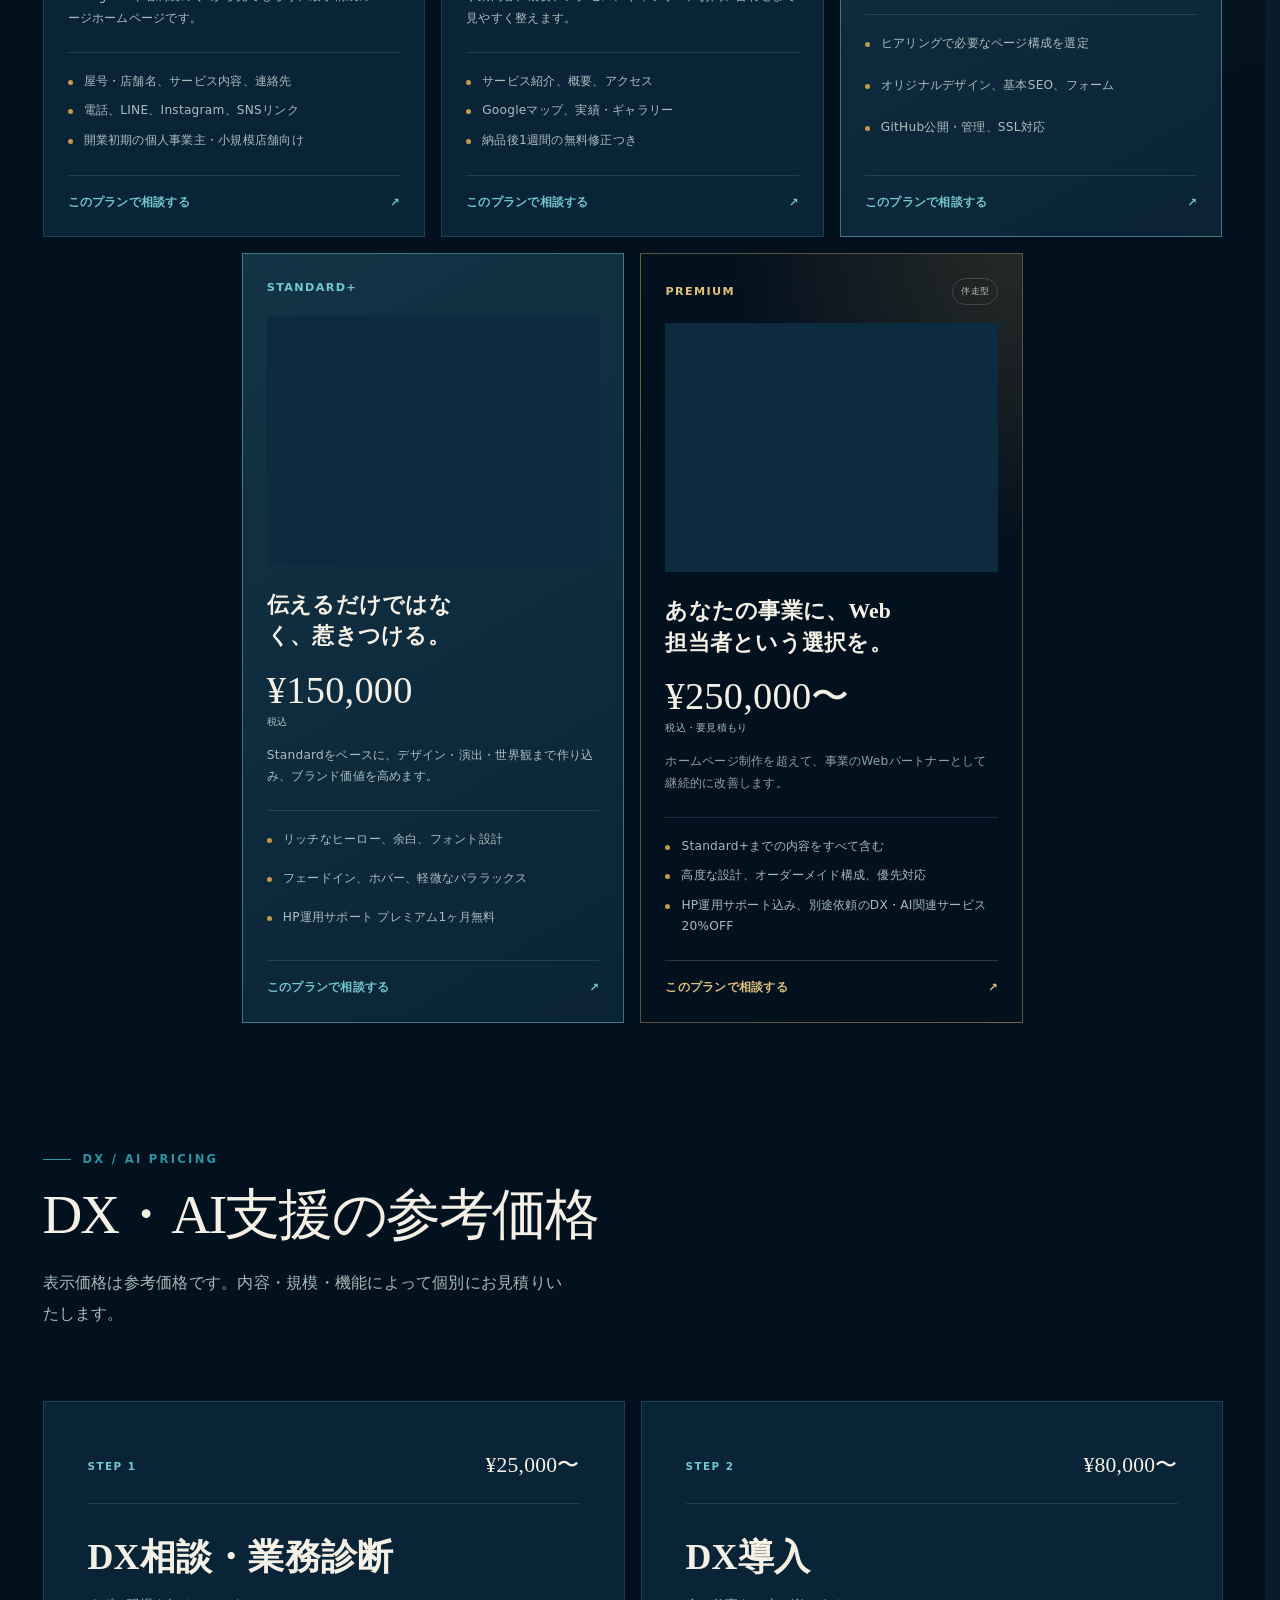
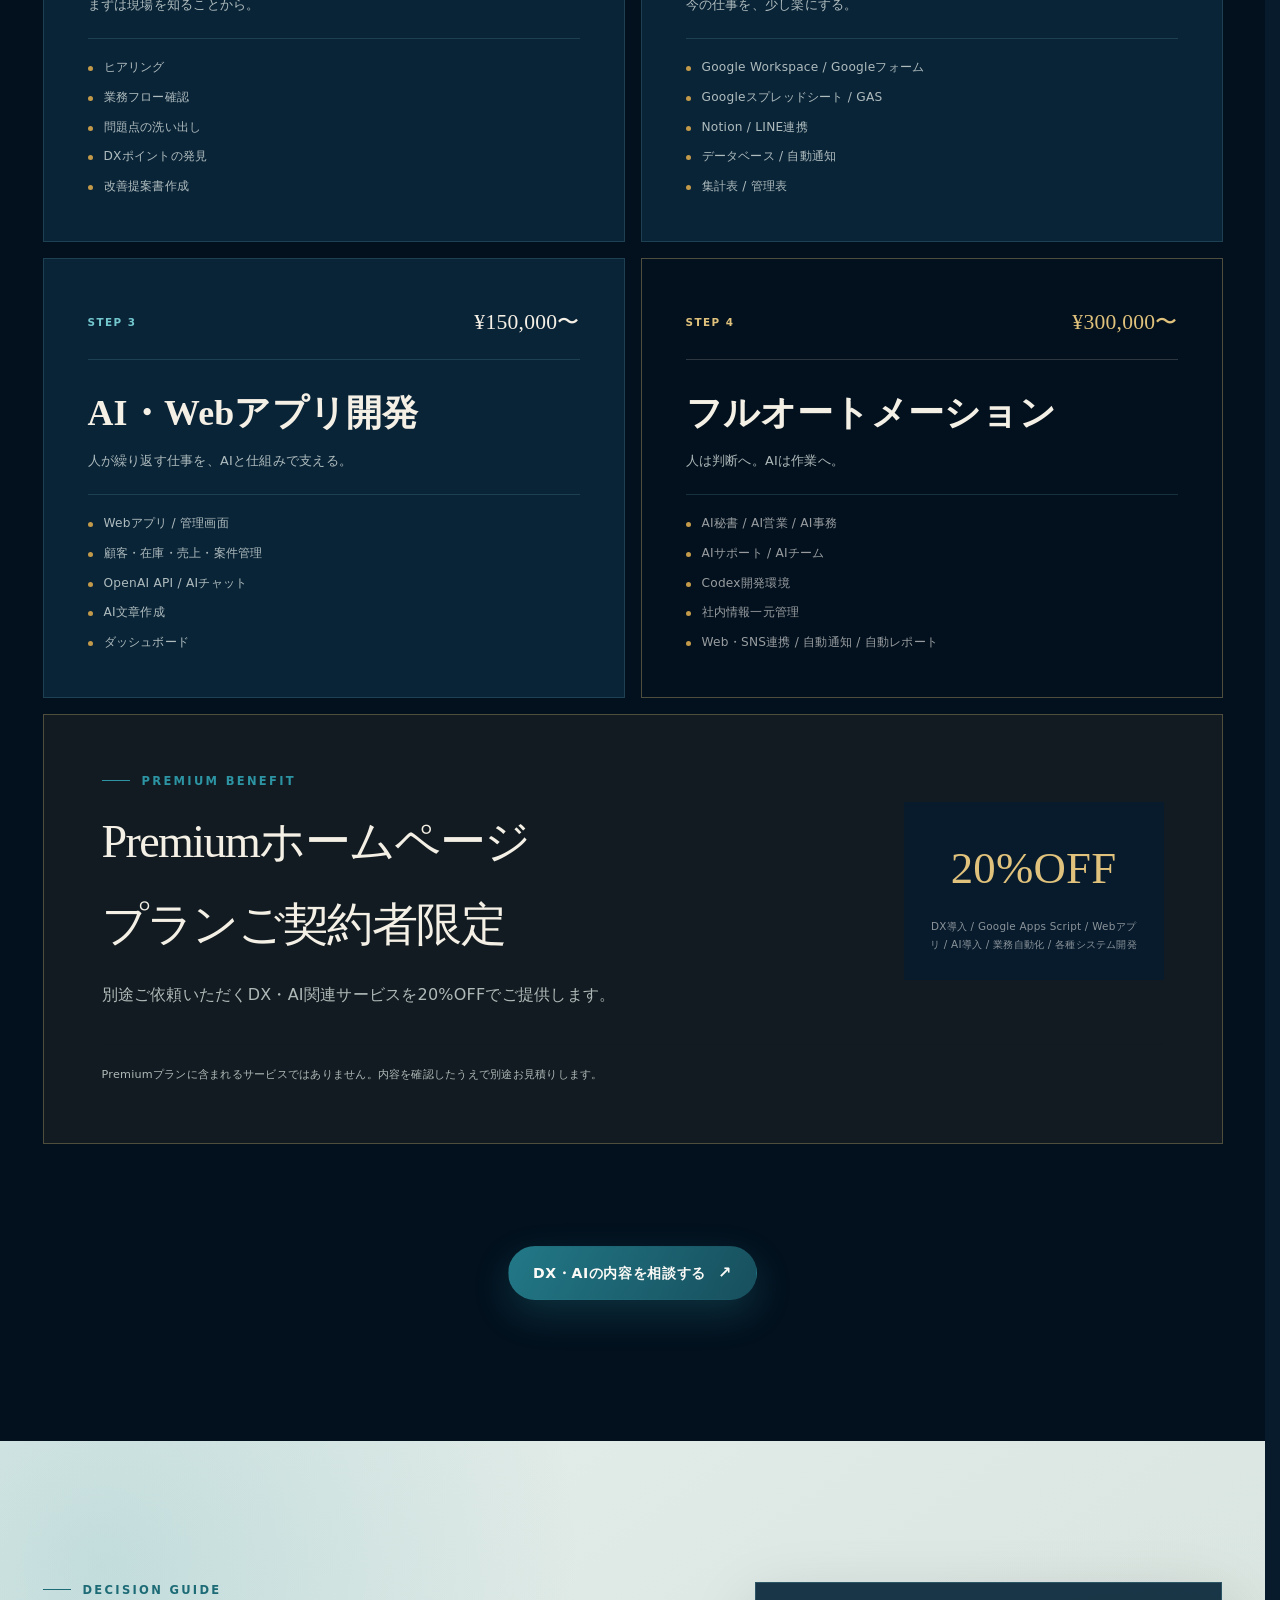
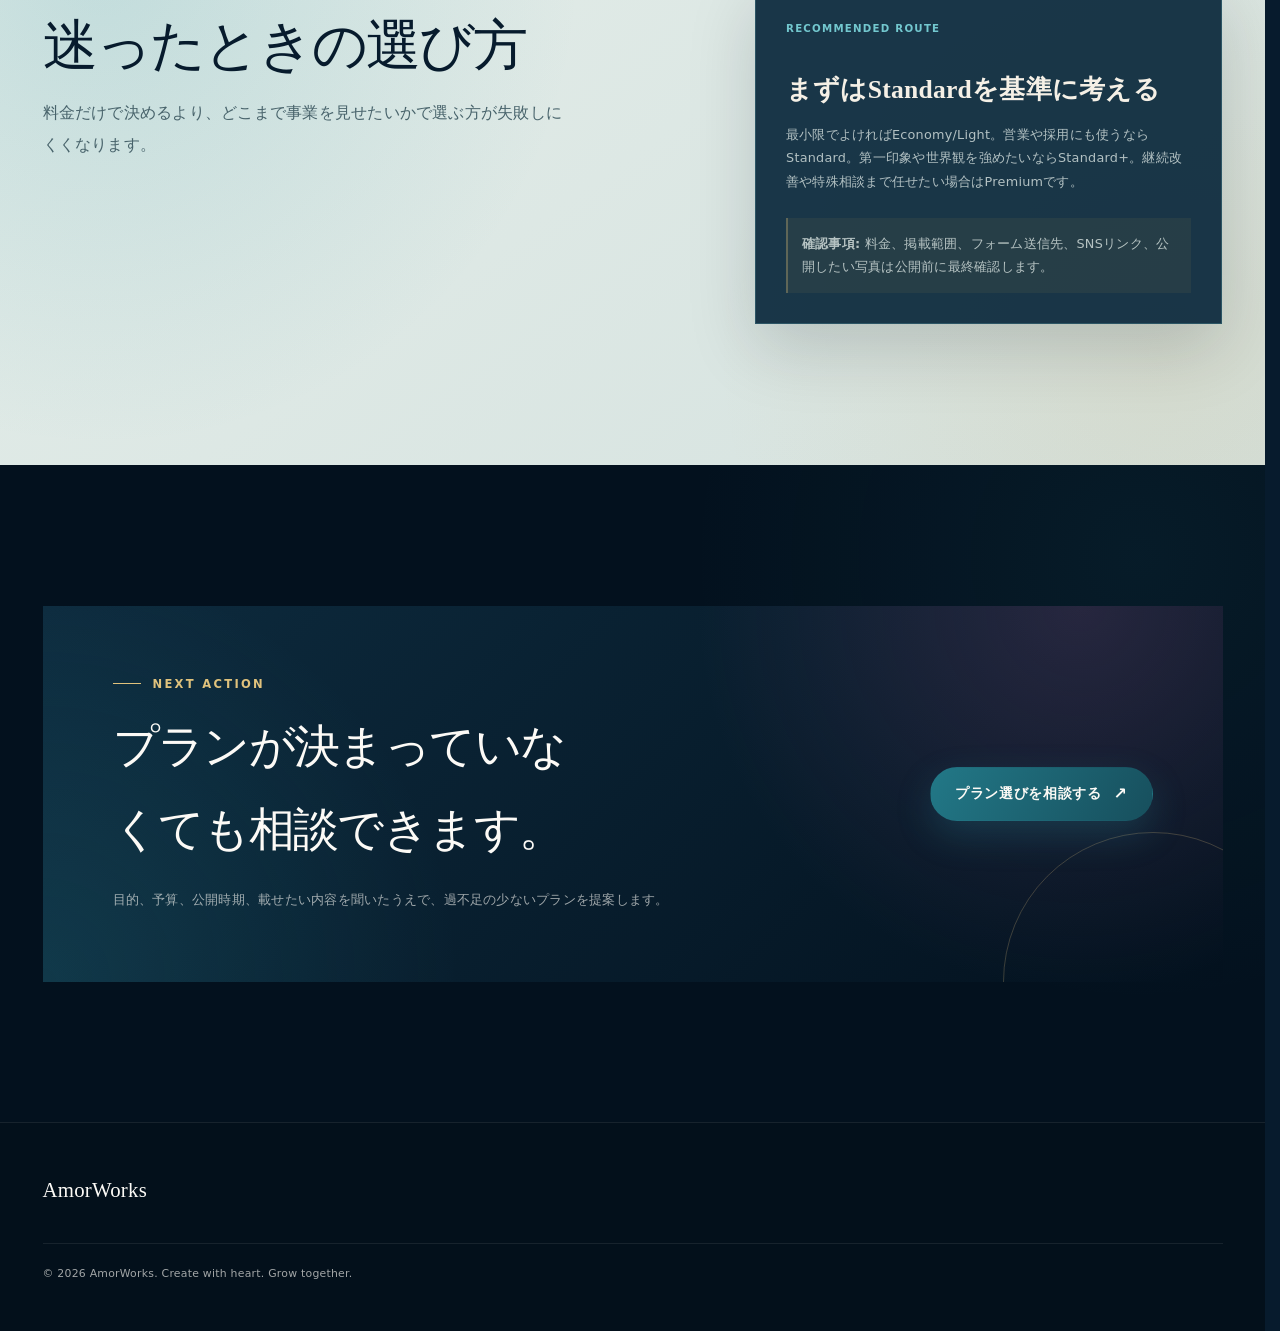
<file: plans/index.html>
<!doctype html>
<html lang="ja">
  <head>
    <meta charset="utf-8">
    <meta name="viewport" content="width=device-width, initial-scale=1">
    <title>料金プラン | AmorWorks</title>
    <meta name="description" content="AmorWorksのホームページ制作5プランと、DX・AI支援の参考価格を紹介します。事業の段階と今の困りごとに合わせて選べます。">
    <meta name="theme-color" content="#071b2d">
    <meta property="og:title" content="料金プラン | AmorWorks">
    <meta property="og:description" content="ホームページ制作5プランとDX・AI支援の参考価格を、事業の段階と今の困りごとに合わせて比較できます。">
    <meta property="og:type" content="website">
    <meta property="og:url" content="https://amorworks.amoralice.com/plans/">
    <meta property="og:image" content="https://amorworks.amoralice.com/assets/amorworks-logo.jpg">
    <meta name="twitter:card" content="summary_large_image">
    <link rel="canonical" href="https://amorworks.amoralice.com/plans/">
    <link rel="icon" href="../favicon.ico" sizes="16x16 32x32 48x48">
    <link rel="icon" href="../favicon-32x32.png" type="image/png" sizes="32x32">
    <link rel="apple-touch-icon" href="../apple-touch-icon.png" sizes="180x180">
    <link rel="manifest" href="../site.webmanifest">
    <link rel="stylesheet" href="../styles.css?v=20260809-release-1">
  </head>
  <body>
    <a class="skip-link" href="#main-content">本文へ移動</a>
    <header class="site-header" data-header>
      <a class="brand" href="../" aria-label="AmorWorks トップへ">
        <span class="brand-mark" aria-hidden="true">AW</span>
        <span class="brand-copy"><strong>AmorWorks</strong><small>Web / DX / AI</small></span>
      </a>
      <button class="nav-toggle" type="button" aria-label="メニューを開く" aria-expanded="false" aria-controls="site-nav" data-nav-toggle><span>Menu</span><i aria-hidden="true"></i></button>
      <nav class="site-nav" id="site-nav" data-nav>
        <a href="../philosophy/">理念</a>
        <a href="../services/">できること</a>
        <a href="../works/">制作事例</a>
        <a href="../plans/" aria-current="page">料金プラン</a>
        <a class="nav-contact" href="../#contact">相談する</a>
      </nav>
    </header>

    <main class="subpage-main" id="main-content">
      <section class="subpage-hero">
        <div class="section-inner subpage-hero-grid">
          <div>
            <p class="eyebrow">Plans</p>
            <h1>安さではなく、今の事業段階で選ぶ。</h1>
            <p class="subpage-lead">
              ホームページ制作は、最小構成の入口からブランド体験、継続改善まで。
              DX・AI支援は、業務診断から必要な範囲の自動化まで。今の事業段階に合わせて選べます。
            </p>
            <div class="hero-actions">
              <a class="button primary" href="../#contact">プラン選びを相談する</a>
              <a class="button secondary" href="../services/#process">相談から進める流れを見る</a>
            </div>
          </div>
        </div>
      </section>

      <section class="section plans-section">
        <div class="section-inner">
          <div class="section-heading">
            <p class="eyebrow">Plan Ladder</p>
            <h2>5つのホームページ制作プラン</h2>
            <p>価格は税込表記です。Premiumは内容により見積もり、DX・AI関連は別サービスとして相談します。</p>
          </div>

          <div class="plan-ladder" aria-label="ホームページ制作プラン一覧">
            <article class="plan-card">
              <div class="plan-top"><p class="plan-label">Economy</p><p class="plan-fit">入口</p></div>
              <div class="plan-thumb-link"><img class="plan-thumb" src="../assets/plan-economy.jpg" alt="Economyプラン画像" loading="lazy" decoding="async"></div>
              <h3>まずは「ちゃんとしてる」を、この一枚から。</h3>
              <p class="price">¥30,000<span>税込</span></p>
              <p class="plan-summary">Instagramや名刺裏のQRから見てもらう、最小構成の1ページホームページです。</p>
              <ul class="feature-list">
                <li>屋号・店舗名、サービス内容、連絡先</li>
                <li>電話、LINE、Instagram、SNSリンク</li>
                <li>開業初期の個人事業主・小規模店舗向け</li>
              </ul>
              <a class="plan-link" href="../?plan=Economy#contact">このプランで相談する</a>
            </article>

            <article class="plan-card">
              <div class="plan-top"><p class="plan-label">Light</p><p class="plan-fit">充実</p></div>
              <div class="plan-thumb-link"><img class="plan-thumb" src="../assets/plan-light.jpg" alt="Lightプラン画像" loading="lazy" decoding="async"></div>
              <h3>一歩先の信頼を、あなたのホームページに。</h3>
              <p class="price">¥60,000<span>税込</span></p>
              <p class="plan-summary">事業内容、概要、アクセス、ギャラリー、お問い合わせまで見やすく整えます。</p>
              <ul class="feature-list">
                <li>サービス紹介、概要、アクセス</li>
                <li>Googleマップ、実績・ギャラリー</li>
                <li>納品後1週間の無料修正つき</li>
              </ul>
              <a class="plan-link" href="../?plan=Light#contact">このプランで相談する</a>
            </article>

            <article class="plan-card is-featured">
              <div class="plan-top"><p class="plan-label">Standard</p></div>
              <div class="plan-thumb-link"><img class="plan-thumb" src="../assets/plan-standard.jpg" alt="Standardプラン画像" loading="lazy" decoding="async"></div>
              <h3>信頼は、デザインできる。</h3>
              <p class="price">¥100,000<span>税込</span></p>
              <p class="plan-summary">営業や採用にも使える、事業の信頼をデザインする主力プランです。</p>
              <ul class="feature-list">
                <li>ヒアリングで必要なページ構成を選定</li>
                <li>オリジナルデザイン、基本SEO、フォーム</li>
                <li>GitHub公開・管理、SSL対応</li>
              </ul>
              <a class="plan-link" href="../?plan=Standard#contact">このプランで相談する</a>
            </article>

            <article class="plan-card is-recommended">
              <div class="plan-top"><p class="plan-label">Standard+</p></div>
              <div class="plan-thumb-link"><img class="plan-thumb" src="../assets/plan-standard-plus.jpg" alt="Standard+プラン画像" loading="lazy" decoding="async"></div>
              <h3>伝えるだけではなく、惹きつける。</h3>
              <p class="price">¥150,000<span>税込</span></p>
              <p class="plan-summary">Standardをベースに、デザイン・演出・世界観まで作り込み、ブランド価値を高めます。</p>
              <ul class="feature-list">
                <li>リッチなヒーロー、余白、フォント設計</li>
                <li>フェードイン、ホバー、軽微なパララックス</li>
                <li>HP運用サポート プレミアム1ヶ月無料</li>
              </ul>
              <a class="plan-link" href="../?plan=Standard%2B#contact">このプランで相談する</a>
            </article>

            <article class="plan-card is-premium">
              <div class="plan-top"><p class="plan-label">Premium</p><p class="plan-fit">伴走型</p></div>
              <div class="plan-thumb-link"><img class="plan-thumb" src="../assets/plan-premium.jpg" alt="Premiumプラン画像" loading="lazy" decoding="async"></div>
              <h3>あなたの事業に、Web担当者という選択を。</h3>
              <p class="price">¥250,000〜<span>税込・要見積もり</span></p>
              <p class="plan-summary">ホームページ制作を超えて、事業のWebパートナーとして継続的に改善します。</p>
              <ul class="feature-list">
                <li>Standard+までの内容をすべて含む</li>
                <li>高度な設計、オーダーメイド構成、優先対応</li>
                <li>HP運用サポート込み、別途依頼のDX・AI関連サービス20%OFF</li>
              </ul>
              <a class="plan-link" href="../?plan=Premium#contact">このプランで相談する</a>
            </article>
          </div>

          <div class="dx-step-heading" id="dx-ai-pricing" aria-labelledby="dx-ai-pricing-title">
            <div class="section-heading">
              <p class="eyebrow">DX / AI Pricing</p>
              <h2 id="dx-ai-pricing-title">DX・AI支援の参考価格</h2>
              <p>表示価格は参考価格です。内容・規模・機能によって個別にお見積りいたします。</p>
            </div>
          </div>

          <div class="dx-step-grid" aria-label="DX・AI支援の参考価格一覧">
            <article>
              <div class="dx-step-head"><span>STEP 1</span><strong>¥25,000〜</strong></div>
              <h3>DX相談・業務診断</h3>
              <p>まずは現場を知ることから。</p>
              <ul class="feature-list">
                <li>ヒアリング</li>
                <li>業務フロー確認</li>
                <li>問題点の洗い出し</li>
                <li>DXポイントの発見</li>
                <li>改善提案書作成</li>
              </ul>
            </article>
            <article>
              <div class="dx-step-head"><span>STEP 2</span><strong>¥80,000〜</strong></div>
              <h3>DX導入</h3>
              <p>今の仕事を、少し楽にする。</p>
              <ul class="feature-list">
                <li>Google Workspace / Googleフォーム</li>
                <li>Googleスプレッドシート / GAS</li>
                <li>Notion / LINE連携</li>
                <li>データベース / 自動通知</li>
                <li>集計表 / 管理表</li>
              </ul>
            </article>
            <article>
              <div class="dx-step-head"><span>STEP 3</span><strong>¥150,000〜</strong></div>
              <h3>AI・Webアプリ開発</h3>
              <p>人が繰り返す仕事を、AIと仕組みで支える。</p>
              <ul class="feature-list">
                <li>Webアプリ / 管理画面</li>
                <li>顧客・在庫・売上・案件管理</li>
                <li>OpenAI API / AIチャット</li>
                <li>AI文章作成</li>
                <li>ダッシュボード</li>
              </ul>
            </article>
            <article class="is-advanced">
              <div class="dx-step-head"><span>STEP 4</span><strong>¥300,000〜</strong></div>
              <h3>フルオートメーション</h3>
              <p>人は判断へ。AIは作業へ。</p>
              <ul class="feature-list">
                <li>AI秘書 / AI営業 / AI事務</li>
                <li>AIサポート / AIチーム</li>
                <li>Codex開発環境</li>
                <li>社内情報一元管理</li>
                <li>Web・SNS連携 / 自動通知 / 自動レポート</li>
              </ul>
            </article>
          </div>

          <div class="dx-premium-benefit">
            <div>
              <p class="eyebrow">Premium Benefit</p>
              <h2>Premiumホームページプランご契約者限定</h2>
              <p>別途ご依頼いただくDX・AI関連サービスを20%OFFでご提供します。</p>
            </div>
            <div class="dx-discount">
              <strong>20%OFF</strong>
              <small>DX導入 / Google Apps Script / Webアプリ / AI導入 / 業務自動化 / 各種システム開発</small>
            </div>
            <p class="dx-note">Premiumプランに含まれるサービスではありません。内容を確認したうえで別途お見積りします。</p>
          </div>

          <div class="section-more">
            <a class="button primary" href="../?service=DX・AI相談#contact">DX・AIの内容を相談する</a>
          </div>
        </div>
      </section>

      <section class="section">
        <div class="section-inner split-grid">
          <div class="section-heading">
            <p class="eyebrow">Decision Guide</p>
            <h2>迷ったときの選び方</h2>
            <p>料金だけで決めるより、どこまで事業を見せたいかで選ぶ方が失敗しにくくなります。</p>
          </div>
          <div class="detail-panel">
            <span>Recommended Route</span>
            <h3>まずはStandardを基準に考える</h3>
            <p>最小限でよければEconomy/Light。営業や採用にも使うならStandard。第一印象や世界観を強めたいならStandard+。継続改善や特殊相談まで任せたい場合はPremiumです。</p>
            <p class="subpage-note"><strong>確認事項:</strong> 料金、掲載範囲、フォーム送信先、SNSリンク、公開したい写真は公開前に最終確認します。</p>
          </div>
        </div>
      </section>

      <section class="section">
        <div class="section-inner cta-band">
          <div>
            <p class="eyebrow">Next Action</p>
            <h2>プランが決まっていなくても相談できます。</h2>
            <p>目的、予算、公開時期、載せたい内容を聞いたうえで、過不足の少ないプランを提案します。</p>
          </div>
          <a class="button primary" href="../#contact">プラン選びを相談する</a>
        </div>
      </section>
    </main>

    <footer class="site-footer">
      <div class="section-inner footer-inner">
        <p>AmorWorks</p>
        <p>&copy; <span data-year>2026</span> AmorWorks. Create with heart. Grow together.</p>
      </div>
    </footer>
    <script src="../script.js?v=20260809-release-1"></script>
  </body>
</html>
</file>
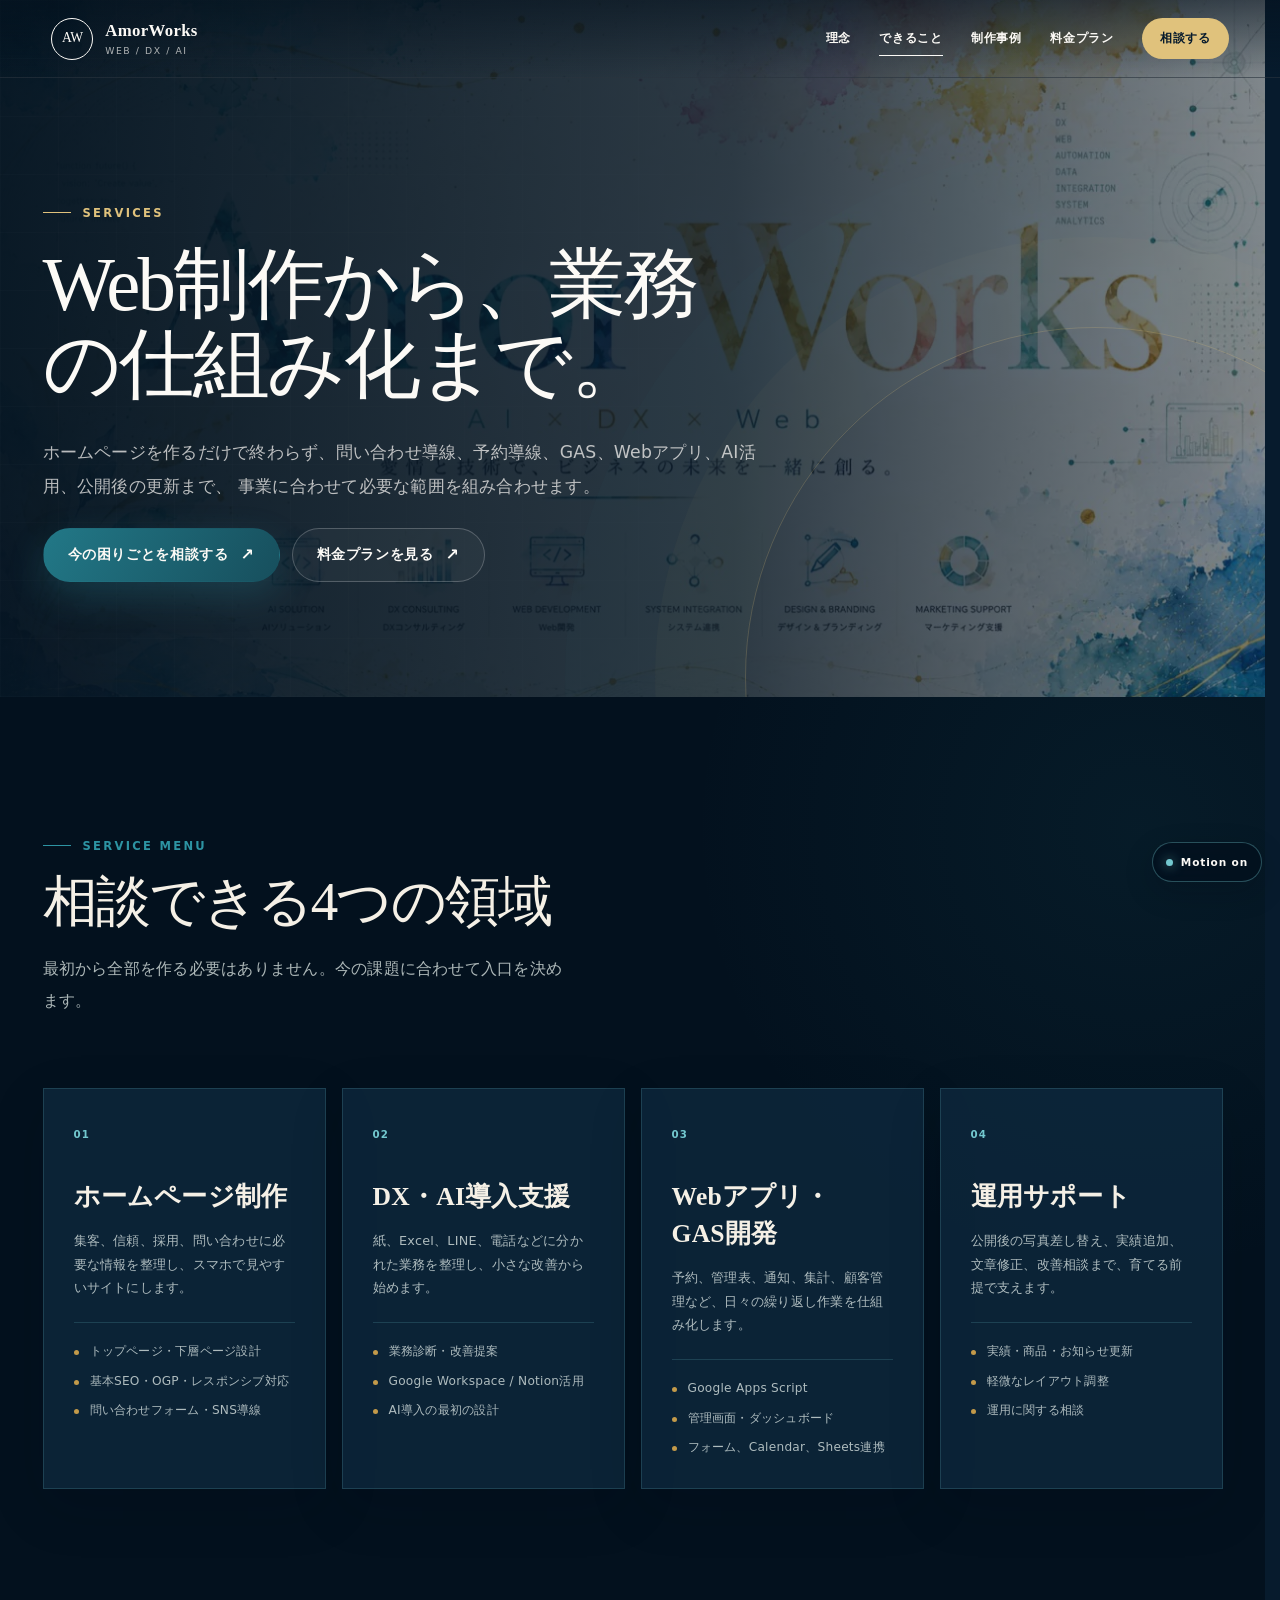
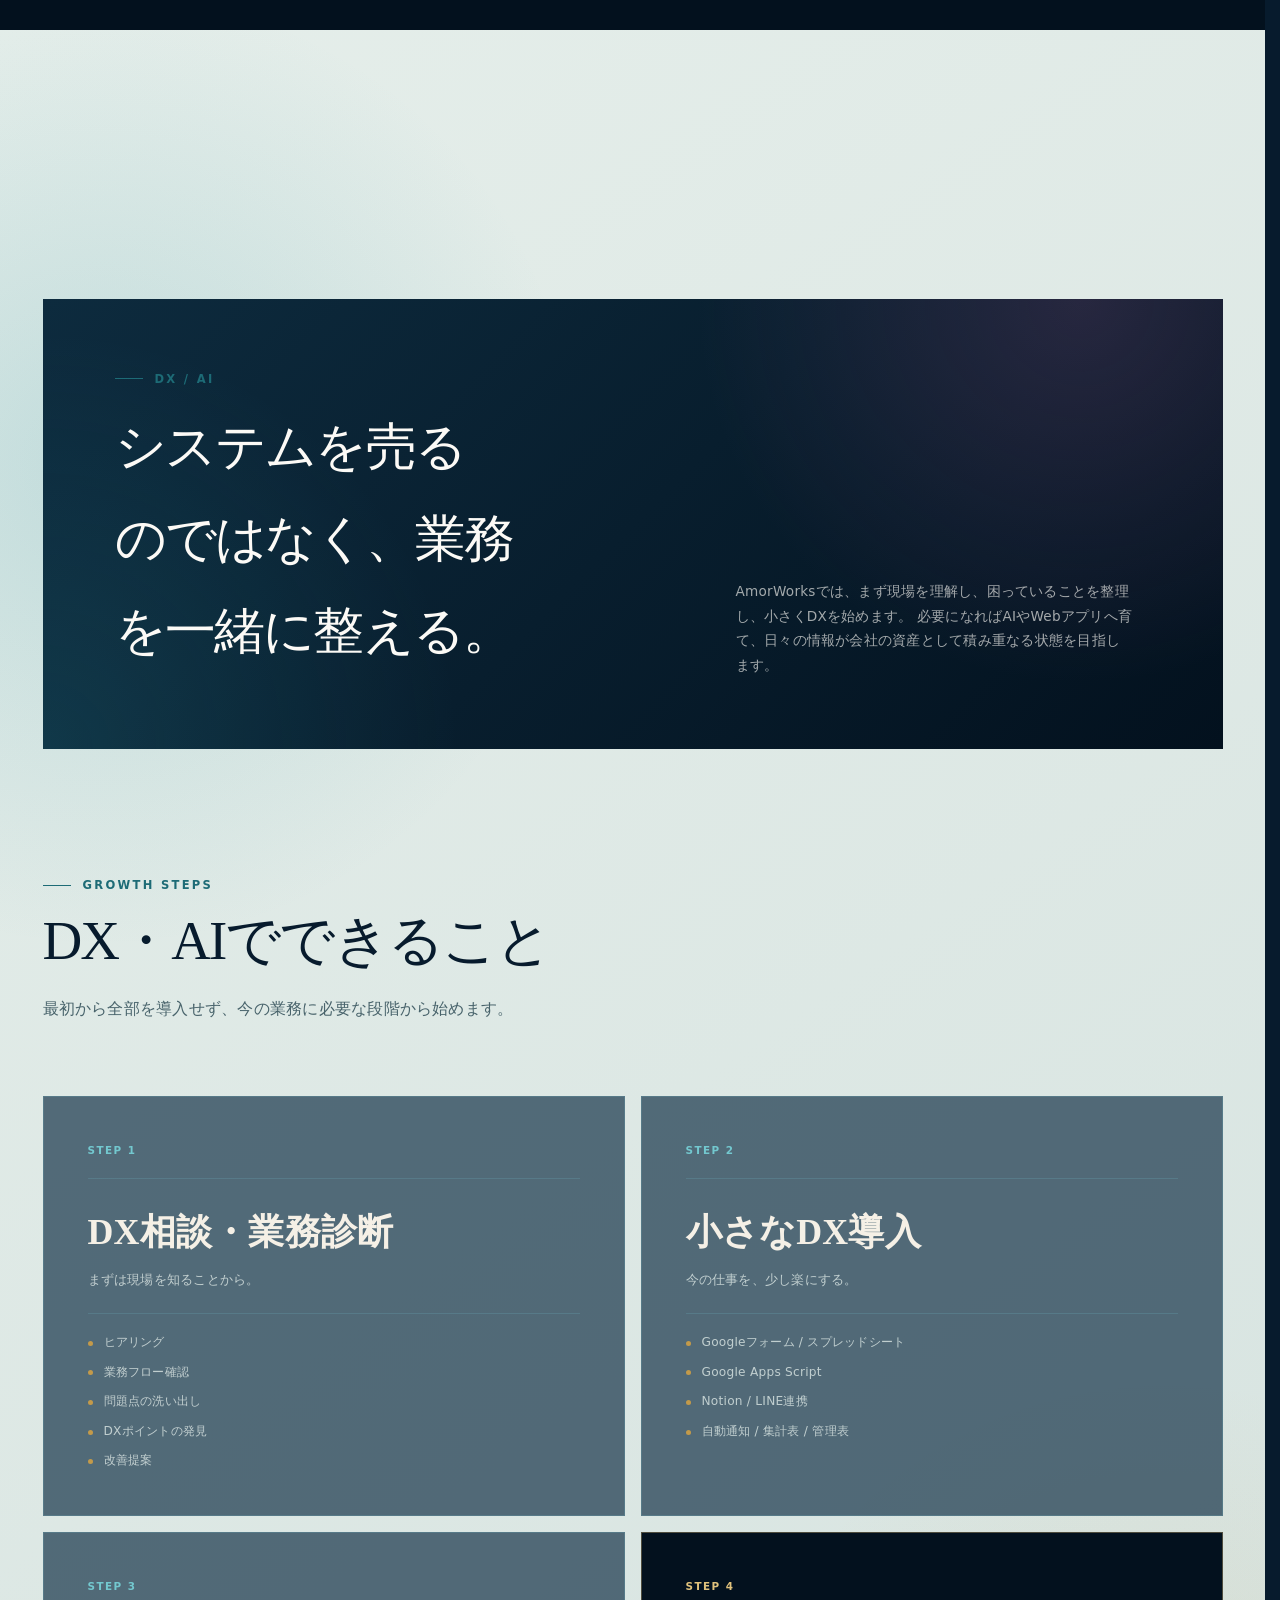
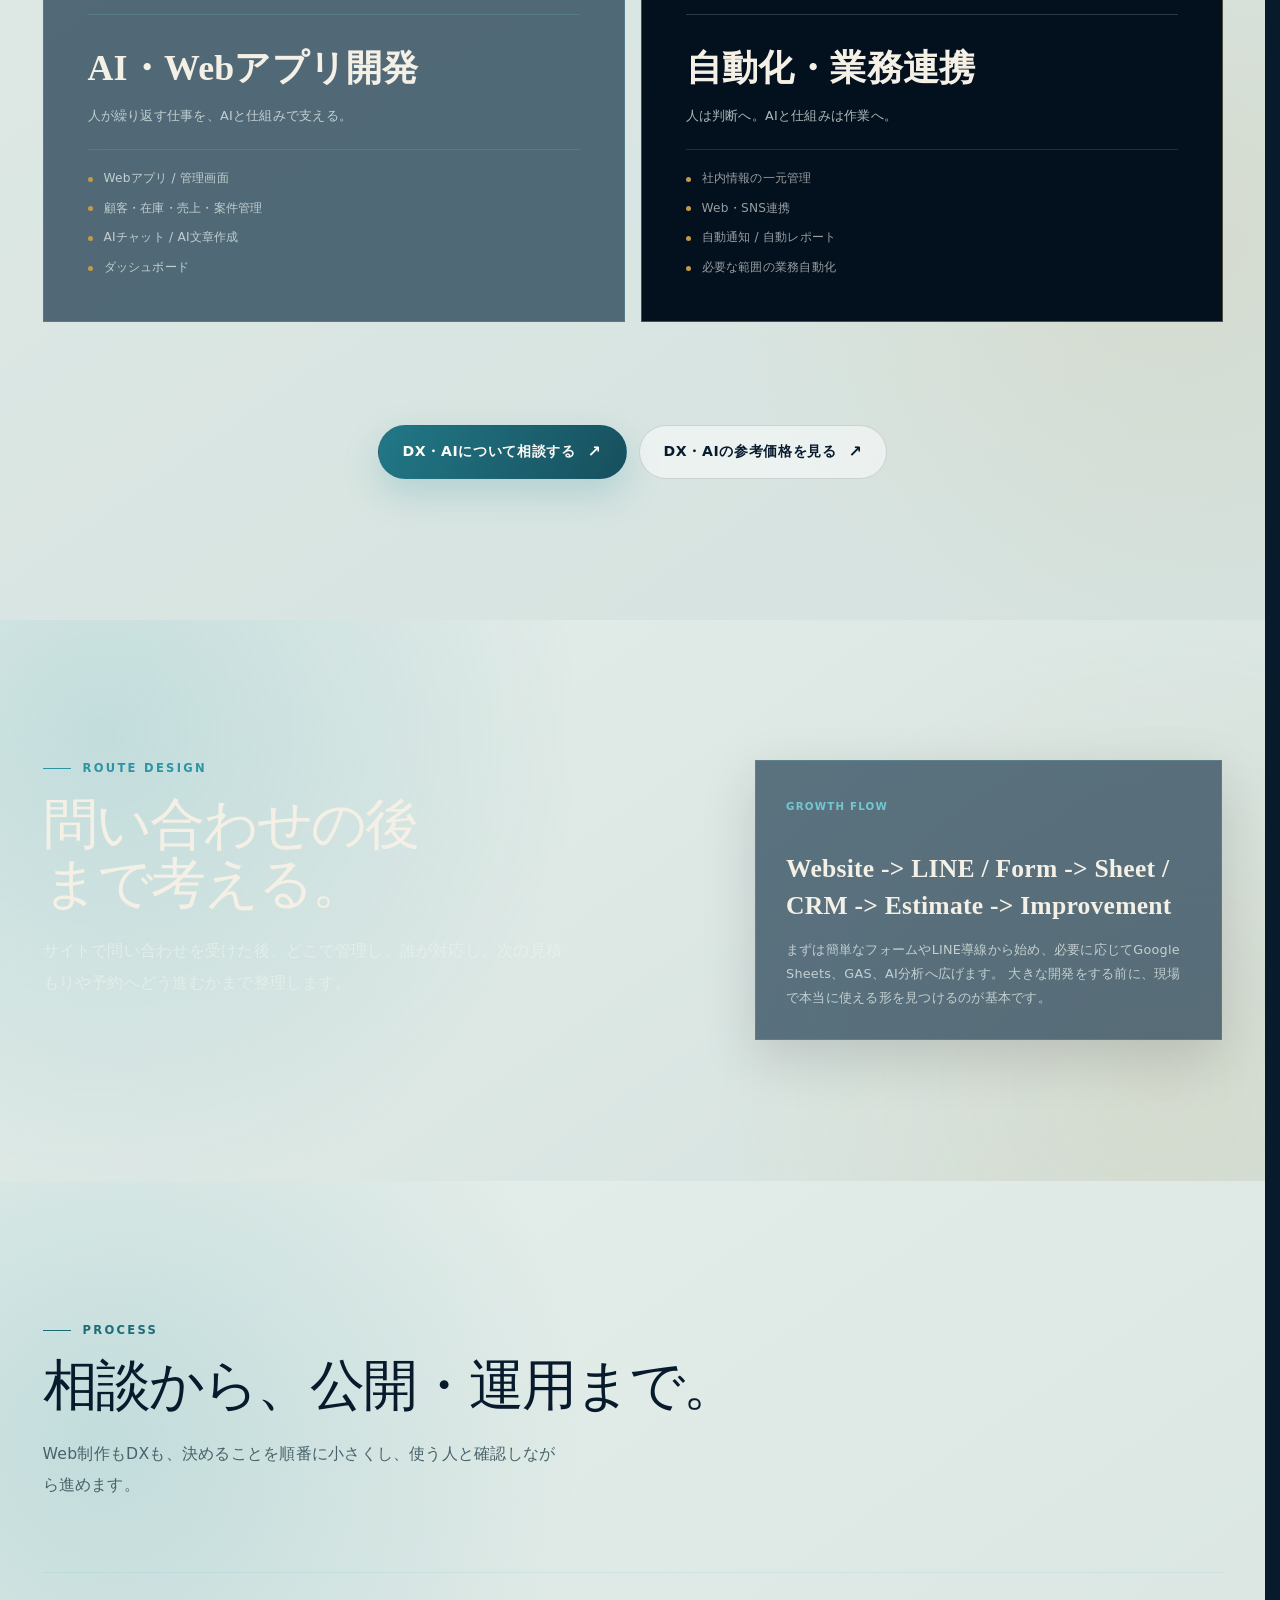
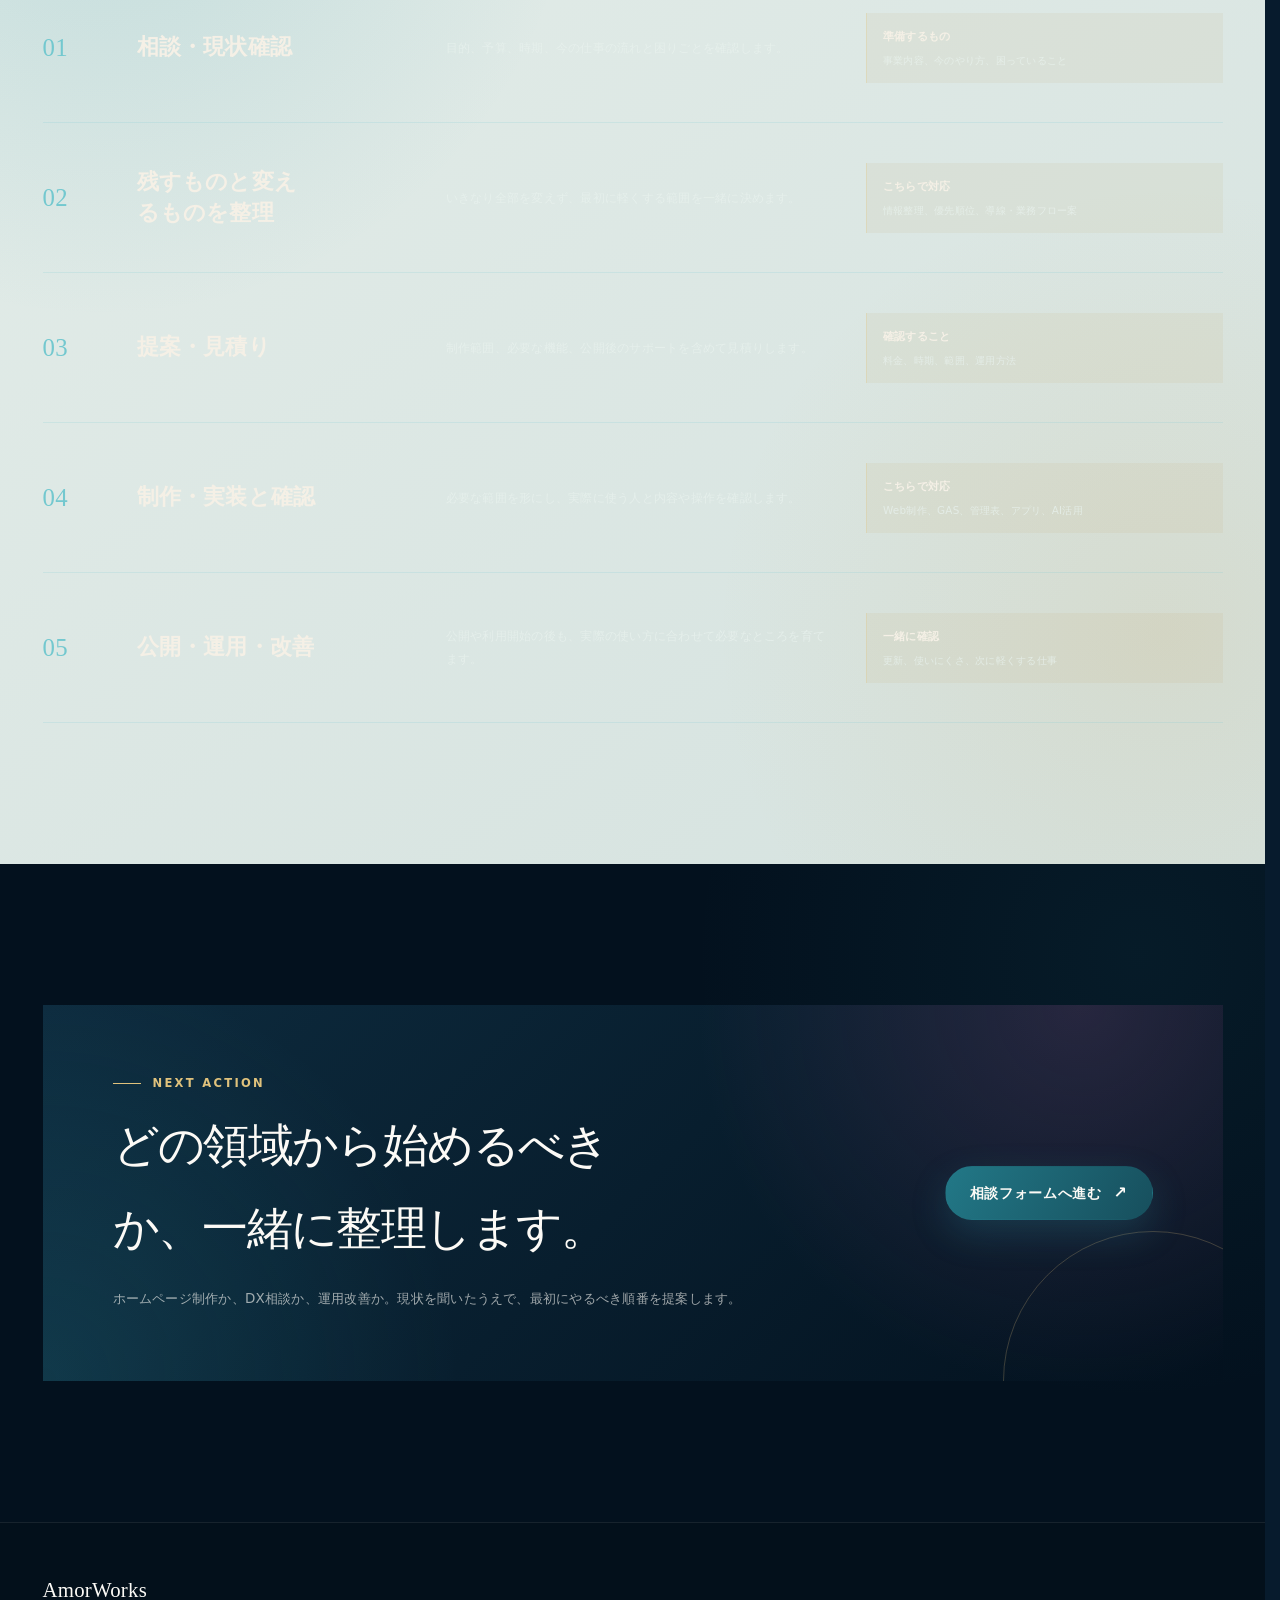
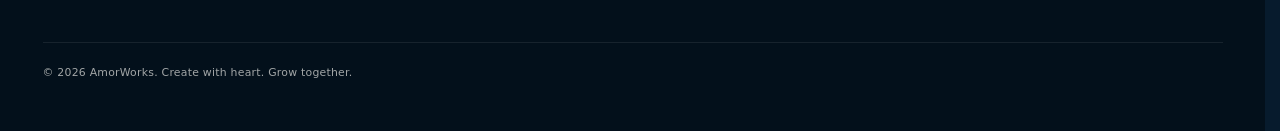
<file: services/index.html>
<!doctype html>
<html lang="ja">
  <head>
    <meta charset="utf-8">
    <meta name="viewport" content="width=device-width, initial-scale=1">
    <title>できること｜ホームページ制作・DX・AI支援 | AmorWorks</title>
    <meta name="description" content="AmorWorksで対応できるホームページ制作、DX・AI支援、Webアプリ・GAS開発、運用サポートを紹介します。">
    <meta name="theme-color" content="#071b2d">
    <meta property="og:title" content="できること｜ホームページ制作・DX・AI支援 | AmorWorks">
    <meta property="og:description" content="ホームページ制作からDX・AI、Webアプリ、公開後の運用改善まで、相談できる内容を整理しています。">
    <meta property="og:type" content="website">
    <meta property="og:url" content="https://amorworks.amoralice.com/services/">
    <meta property="og:image" content="https://amorworks.amoralice.com/assets/amorworks-logo.jpg">
    <meta name="twitter:card" content="summary_large_image">
    <link rel="canonical" href="https://amorworks.amoralice.com/services/">
    <link rel="icon" href="../favicon.ico" sizes="16x16 32x32 48x48">
    <link rel="icon" href="../favicon-32x32.png" type="image/png" sizes="32x32">
    <link rel="apple-touch-icon" href="../apple-touch-icon.png" sizes="180x180">
    <link rel="manifest" href="../site.webmanifest">
    <link rel="stylesheet" href="../styles.css?v=20260809-release-1">
  </head>
  <body>
    <a class="skip-link" href="#main-content">本文へ移動</a>
    <header class="site-header" data-header>
      <a class="brand" href="../" aria-label="AmorWorks トップへ">
        <span class="brand-mark" aria-hidden="true">AW</span>
        <span class="brand-copy"><strong>AmorWorks</strong><small>Web / DX / AI</small></span>
      </a>
      <button class="nav-toggle" type="button" aria-label="メニューを開く" aria-expanded="false" aria-controls="site-nav" data-nav-toggle><span>Menu</span><i aria-hidden="true"></i></button>
      <nav class="site-nav" id="site-nav" data-nav>
        <a href="../philosophy/">理念</a>
        <a href="../services/" aria-current="page">できること</a>
        <a href="../works/">制作事例</a>
        <a href="../plans/">料金プラン</a>
        <a class="nav-contact" href="../#contact">相談する</a>
      </nav>
    </header>

    <main class="subpage-main" id="main-content">
      <section class="subpage-hero is-light-visual">
        <div class="section-inner subpage-hero-grid">
          <div>
            <p class="eyebrow">Services</p>
            <h1>Web制作から、業務の仕組み化まで。</h1>
            <p class="subpage-lead">
              ホームページを作るだけで終わらず、問い合わせ導線、予約導線、GAS、Webアプリ、AI活用、公開後の更新まで、
              事業に合わせて必要な範囲を組み合わせます。
            </p>
            <div class="hero-actions">
              <a class="button primary" href="../#contact">今の困りごとを相談する</a>
              <a class="button secondary" href="../plans/">料金プランを見る</a>
            </div>
          </div>
        </div>
      </section>

      <section class="section">
        <div class="section-inner">
          <div class="section-heading">
            <p class="eyebrow">Service Menu</p>
            <h2>相談できる4つの領域</h2>
            <p>最初から全部を作る必要はありません。今の課題に合わせて入口を決めます。</p>
          </div>
          <div class="subpage-grid-4">
            <article class="detail-panel">
              <span>01</span>
              <h3>ホームページ制作</h3>
              <p>集客、信頼、採用、問い合わせに必要な情報を整理し、スマホで見やすいサイトにします。</p>
              <ul class="feature-list">
                <li>トップページ・下層ページ設計</li>
                <li>基本SEO・OGP・レスポンシブ対応</li>
                <li>問い合わせフォーム・SNS導線</li>
              </ul>
            </article>
            <article class="detail-panel">
              <span>02</span>
              <h3>DX・AI導入支援</h3>
              <p>紙、Excel、LINE、電話などに分かれた業務を整理し、小さな改善から始めます。</p>
              <ul class="feature-list">
                <li>業務診断・改善提案</li>
                <li>Google Workspace / Notion活用</li>
                <li>AI導入の最初の設計</li>
              </ul>
            </article>
            <article class="detail-panel">
              <span>03</span>
              <h3>Webアプリ・GAS開発</h3>
              <p>予約、管理表、通知、集計、顧客管理など、日々の繰り返し作業を仕組み化します。</p>
              <ul class="feature-list">
                <li>Google Apps Script</li>
                <li>管理画面・ダッシュボード</li>
                <li>フォーム、Calendar、Sheets連携</li>
              </ul>
            </article>
            <article class="detail-panel">
              <span>04</span>
              <h3>運用サポート</h3>
              <p>公開後の写真差し替え、実績追加、文章修正、改善相談まで、育てる前提で支えます。</p>
              <ul class="feature-list">
                <li>実績・商品・お知らせ更新</li>
                <li>軽微なレイアウト調整</li>
                <li>運用に関する相談</li>
              </ul>
            </article>
          </div>
        </div>
      </section>

      <section class="section dx-section aw-services-dx-section" aria-labelledby="dx-ai-title">
        <div class="section-inner" id="dx-ai">
          <div class="dx-concept-card">
            <div>
              <p class="eyebrow">DX / AI</p>
              <h2 id="dx-ai-title">システムを売るのではなく、業務を一緒に整える。</h2>
            </div>
            <p>
              AmorWorksでは、まず現場を理解し、困っていることを整理し、小さくDXを始めます。
              必要になればAIやWebアプリへ育て、日々の情報が会社の資産として積み重なる状態を目指します。
            </p>
          </div>

          <div class="dx-step-heading">
            <div class="section-heading">
              <p class="eyebrow">Growth Steps</p>
              <h2>DX・AIでできること</h2>
              <p>最初から全部を導入せず、今の業務に必要な段階から始めます。</p>
            </div>
          </div>

          <div class="dx-step-grid" aria-label="DX・AI支援の4段階">
            <article>
              <div class="dx-step-head"><span>STEP 1</span></div>
              <h3>DX相談・業務診断</h3>
              <p>まずは現場を知ることから。</p>
              <ul class="feature-list">
                <li>ヒアリング</li>
                <li>業務フロー確認</li>
                <li>問題点の洗い出し</li>
                <li>DXポイントの発見</li>
                <li>改善提案</li>
              </ul>
            </article>
            <article>
              <div class="dx-step-head"><span>STEP 2</span></div>
              <h3>小さなDX導入</h3>
              <p>今の仕事を、少し楽にする。</p>
              <ul class="feature-list">
                <li>Googleフォーム / スプレッドシート</li>
                <li>Google Apps Script</li>
                <li>Notion / LINE連携</li>
                <li>自動通知 / 集計表 / 管理表</li>
              </ul>
            </article>
            <article>
              <div class="dx-step-head"><span>STEP 3</span></div>
              <h3>AI・Webアプリ開発</h3>
              <p>人が繰り返す仕事を、AIと仕組みで支える。</p>
              <ul class="feature-list">
                <li>Webアプリ / 管理画面</li>
                <li>顧客・在庫・売上・案件管理</li>
                <li>AIチャット / AI文章作成</li>
                <li>ダッシュボード</li>
              </ul>
            </article>
            <article class="is-advanced">
              <div class="dx-step-head"><span>STEP 4</span></div>
              <h3>自動化・業務連携</h3>
              <p>人は判断へ。AIと仕組みは作業へ。</p>
              <ul class="feature-list">
                <li>社内情報の一元管理</li>
                <li>Web・SNS連携</li>
                <li>自動通知 / 自動レポート</li>
                <li>必要な範囲の業務自動化</li>
              </ul>
            </article>
          </div>

          <div class="section-more hero-actions">
            <a class="button primary" href="../?service=DX・AI相談#contact">DX・AIについて相談する</a>
            <a class="button secondary" href="../plans/#dx-ai-pricing">DX・AIの参考価格を見る</a>
          </div>
        </div>
      </section>

      <section class="section subpage-section-muted" id="route-design">
        <div class="section-inner split-grid">
          <div class="section-heading">
            <p class="eyebrow">Route Design</p>
            <h2>問い合わせの後まで考える。</h2>
            <p>サイトで問い合わせを受けた後、どこで管理し、誰が対応し、次の見積もりや予約へどう進むかまで整理します。</p>
          </div>
          <div class="detail-panel">
            <span>Growth Flow</span>
            <h3>Website -> LINE / Form -> Sheet / CRM -> Estimate -> Improvement</h3>
            <p>
              まずは簡単なフォームやLINE導線から始め、必要に応じてGoogle Sheets、GAS、AI分析へ広げます。
              大きな開発をする前に、現場で本当に使える形を見つけるのが基本です。
            </p>
          </div>
        </div>
      </section>

      <section class="section process-section" aria-labelledby="process-title">
        <div class="section-inner" id="process">
          <div class="section-heading">
            <p class="eyebrow">Process</p>
            <h2 id="process-title">相談から、公開・運用まで。</h2>
            <p>Web制作もDXも、決めることを順番に小さくし、使う人と確認しながら進めます。</p>
          </div>
          <ol class="process-list">
            <li><span>01</span><h3>相談・現状確認</h3><p>目的、予算、時期、今の仕事の流れと困りごとを確認します。</p><div class="process-meta"><strong>準備するもの</strong><small>事業内容、今のやり方、困っていること</small></div></li>
            <li><span>02</span><h3>残すものと変えるものを整理</h3><p>いきなり全部を変えず、最初に軽くする範囲を一緒に決めます。</p><div class="process-meta"><strong>こちらで対応</strong><small>情報整理、優先順位、導線・業務フロー案</small></div></li>
            <li><span>03</span><h3>提案・見積り</h3><p>制作範囲、必要な機能、公開後のサポートを含めて見積りします。</p><div class="process-meta"><strong>確認すること</strong><small>料金、時期、範囲、運用方法</small></div></li>
            <li><span>04</span><h3>制作・実装と確認</h3><p>必要な範囲を形にし、実際に使う人と内容や操作を確認します。</p><div class="process-meta"><strong>こちらで対応</strong><small>Web制作、GAS、管理表、アプリ、AI活用</small></div></li>
            <li><span>05</span><h3>公開・運用・改善</h3><p>公開や利用開始の後も、実際の使い方に合わせて必要なところを育てます。</p><div class="process-meta"><strong>一緒に確認</strong><small>更新、使いにくさ、次に軽くする仕事</small></div></li>
          </ol>
        </div>
      </section>

      <section class="section">
        <div class="section-inner cta-band">
          <div>
            <p class="eyebrow">Next Action</p>
            <h2>どの領域から始めるべきか、一緒に整理します。</h2>
            <p>ホームページ制作か、DX相談か、運用改善か。現状を聞いたうえで、最初にやるべき順番を提案します。</p>
          </div>
          <a class="button primary" href="../#contact">相談フォームへ進む</a>
        </div>
      </section>
    </main>

    <footer class="site-footer">
      <div class="section-inner footer-inner">
        <p>AmorWorks</p>
        <p>&copy; <span data-year>2026</span> AmorWorks. Create with heart. Grow together.</p>
      </div>
    </footer>
    <script src="../script.js?v=20260809-release-1"></script>
  </body>
</html>
</file>
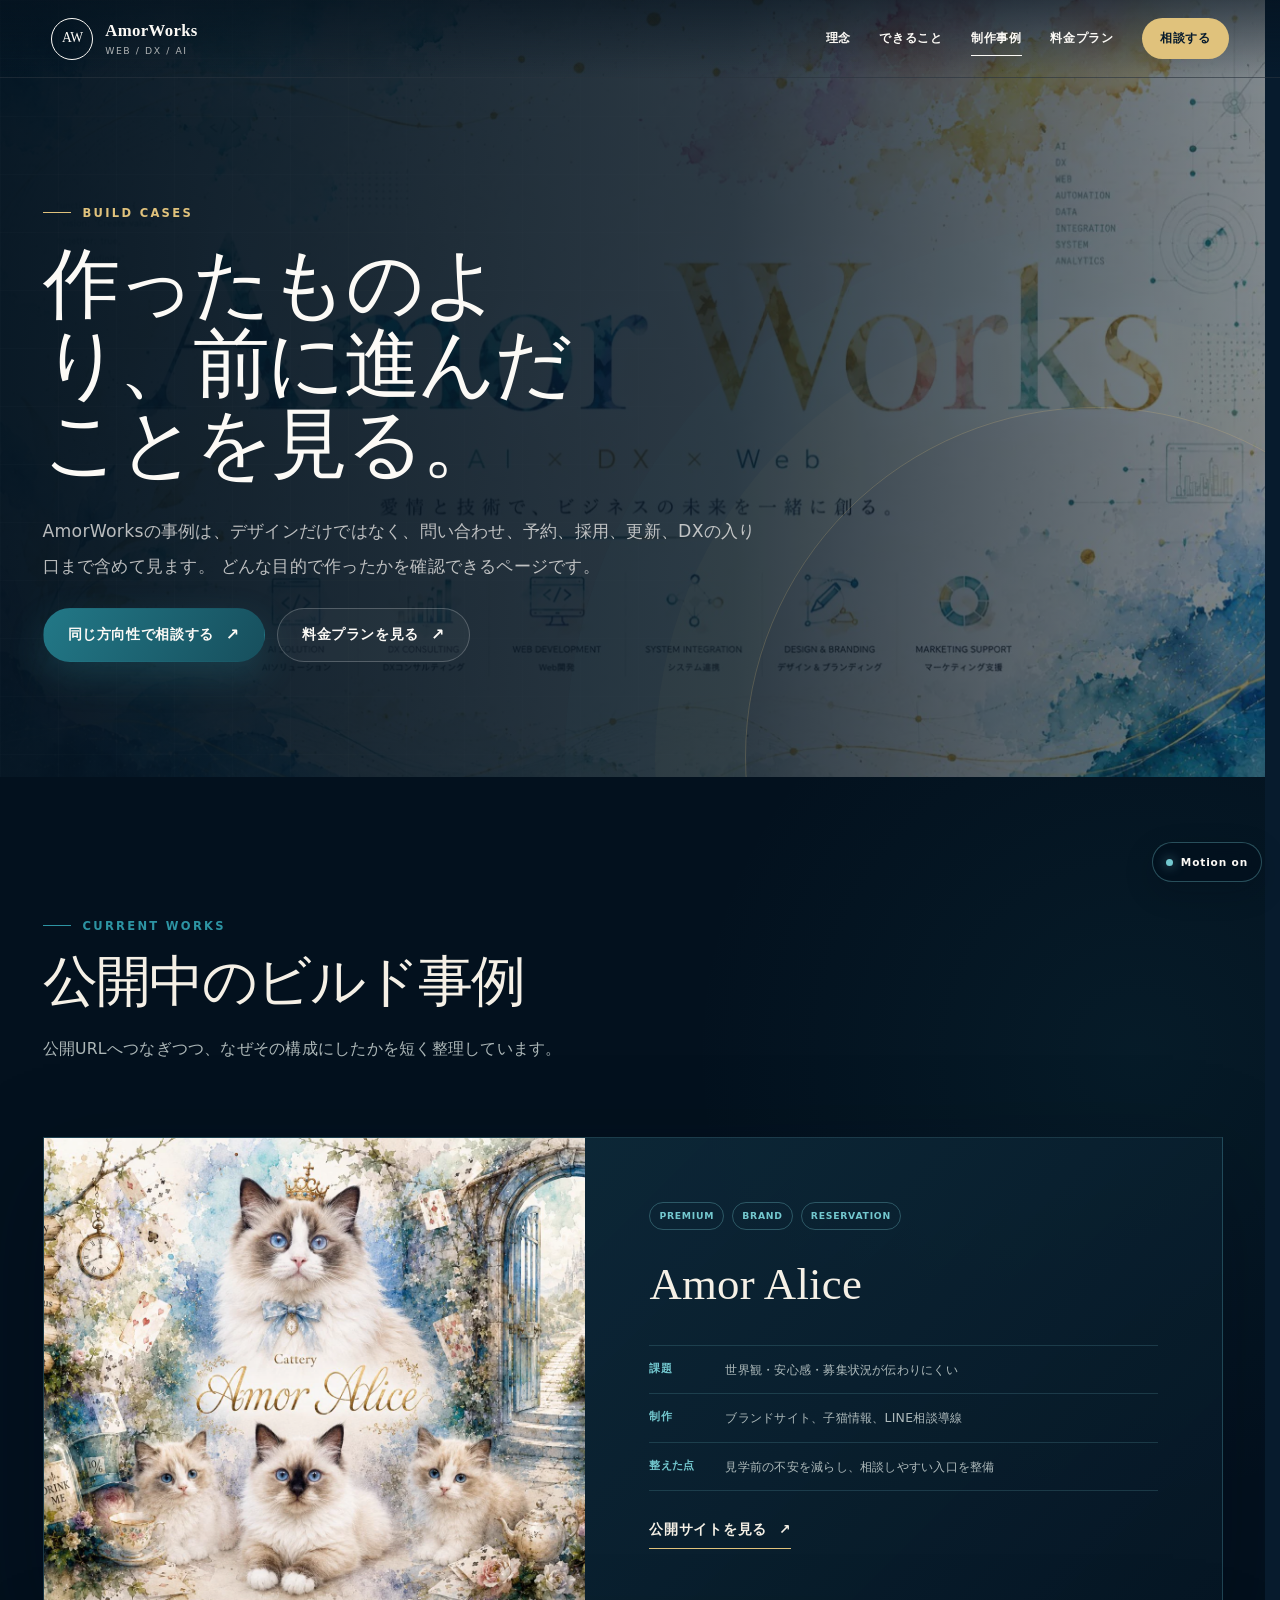
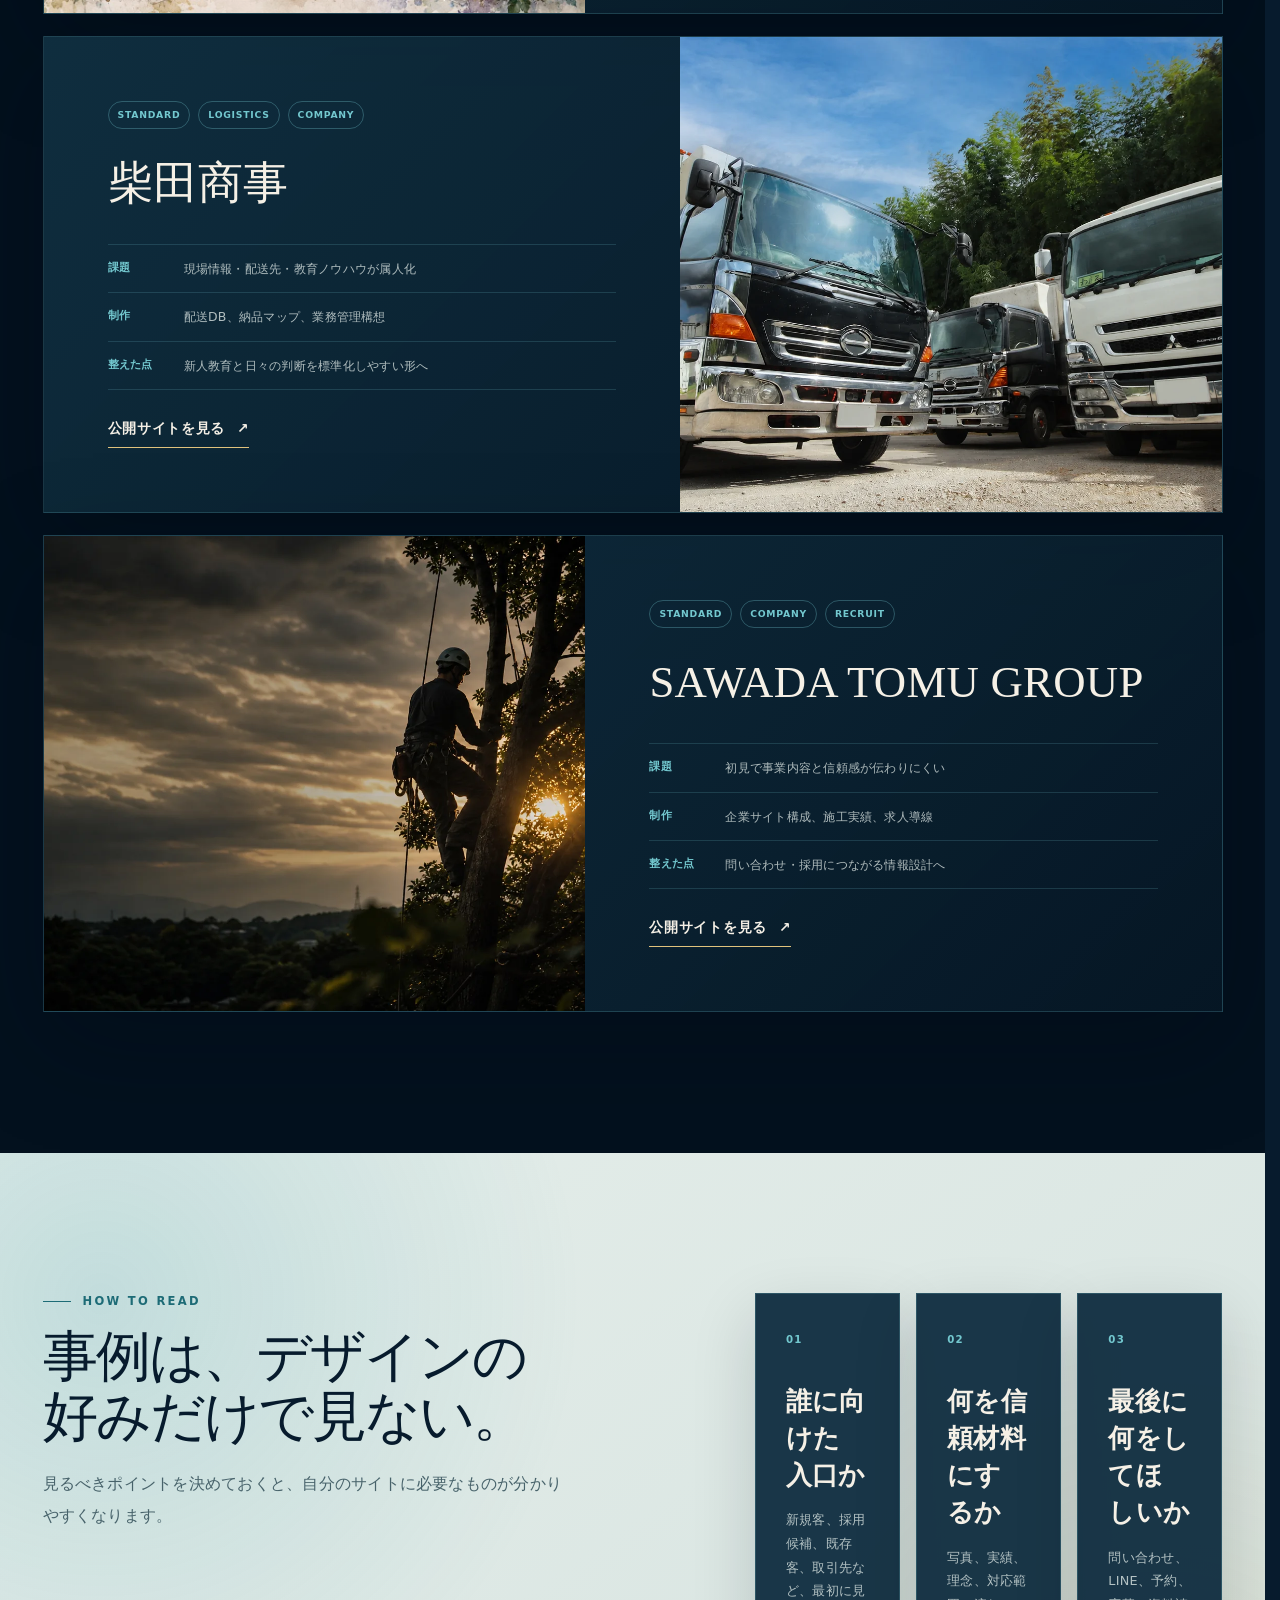
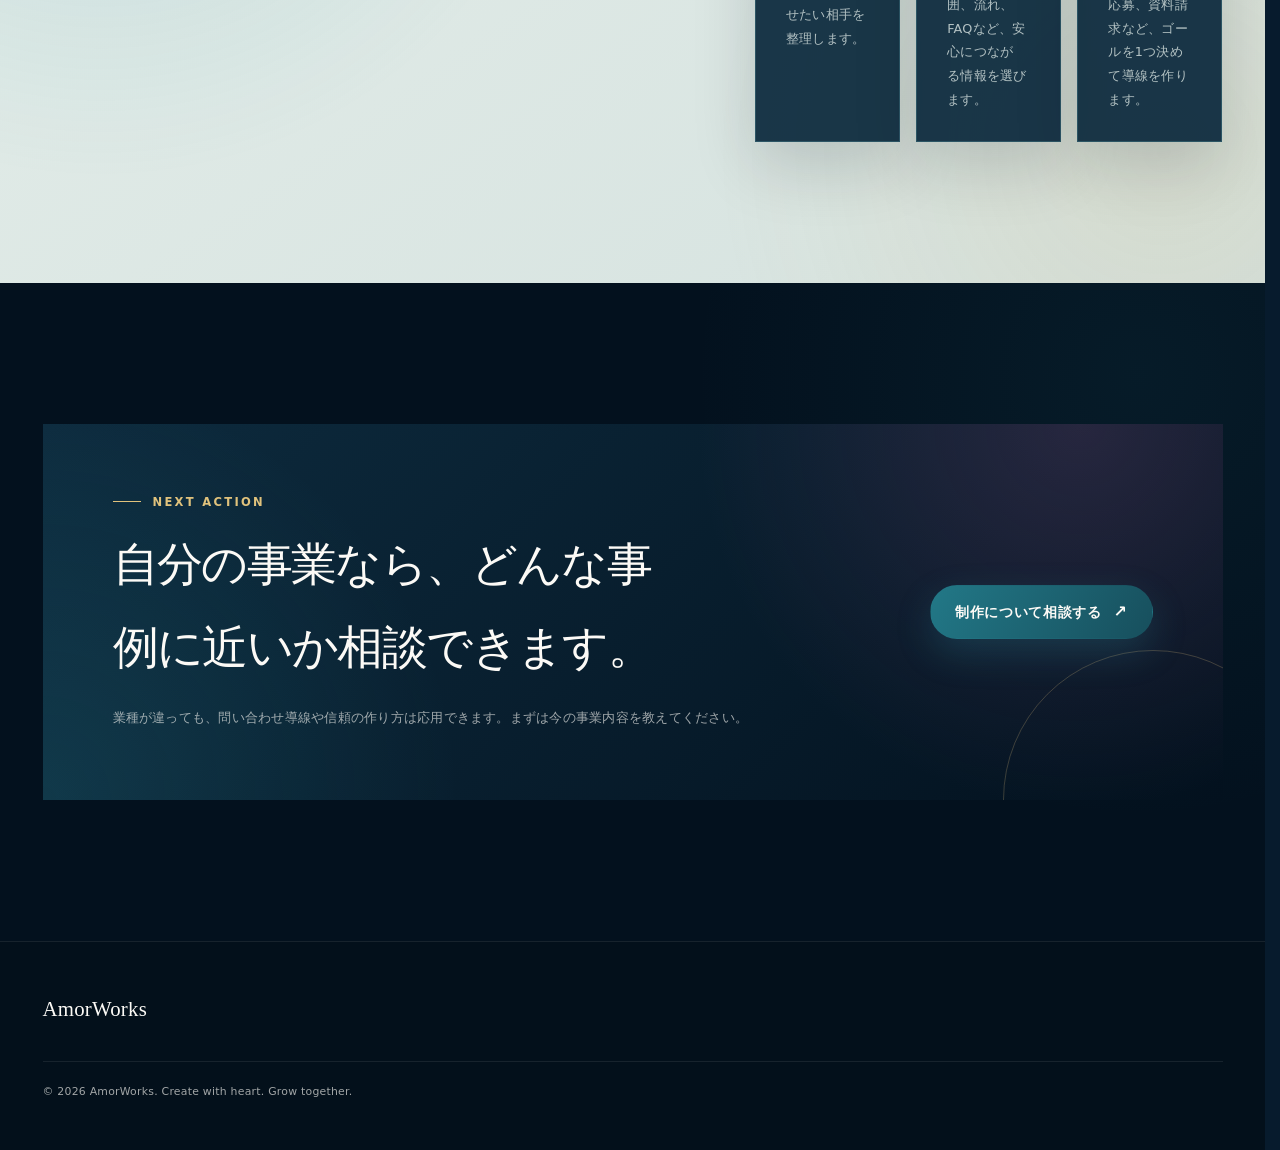
<file: works/index.html>
<!doctype html>
<html lang="ja">
  <head>
    <meta charset="utf-8">
    <meta name="viewport" content="width=device-width, initial-scale=1">
    <title>ビルド事例 | AmorWorks</title>
    <meta name="description" content="AmorWorksのホームページ制作、問い合わせ導線、予約導線、DXにつながるビルド事例を紹介します。">
    <meta name="theme-color" content="#071b2d">
    <meta property="og:title" content="ビルド事例 | AmorWorks">
    <meta property="og:description" content="制作内容だけでなく、事業の何を前に進めるために作ったかを整理した事例ページです。">
    <meta property="og:type" content="website">
    <meta property="og:url" content="https://amorworks.amoralice.com/works/">
    <meta property="og:image" content="https://amorworks.amoralice.com/assets/amorworks-logo.jpg">
    <meta name="twitter:card" content="summary_large_image">
    <link rel="canonical" href="https://amorworks.amoralice.com/works/">
    <link rel="icon" href="../favicon.ico" sizes="16x16 32x32 48x48">
    <link rel="icon" href="../favicon-32x32.png" type="image/png" sizes="32x32">
    <link rel="apple-touch-icon" href="../apple-touch-icon.png" sizes="180x180">
    <link rel="manifest" href="../site.webmanifest">
    <link rel="stylesheet" href="../styles.css?v=20260809-release-1">
  </head>
  <body>
    <a class="skip-link" href="#main-content">本文へ移動</a>
    <header class="site-header" data-header>
      <a class="brand" href="../" aria-label="AmorWorks トップへ">
        <span class="brand-mark" aria-hidden="true">AW</span>
        <span class="brand-copy"><strong>AmorWorks</strong><small>Web / DX / AI</small></span>
      </a>
      <button class="nav-toggle" type="button" aria-label="メニューを開く" aria-expanded="false" aria-controls="site-nav" data-nav-toggle><span>Menu</span><i aria-hidden="true"></i></button>
      <nav class="site-nav" id="site-nav" data-nav>
        <a href="../philosophy/">理念</a>
        <a href="../services/">できること</a>
        <a href="../works/" aria-current="page">制作事例</a>
        <a href="../plans/">料金プラン</a>
        <a class="nav-contact" href="../#contact">相談する</a>
      </nav>
    </header>

    <main class="subpage-main" id="main-content">
      <section class="subpage-hero is-light-visual">
        <div class="section-inner subpage-hero-grid">
          <div>
            <p class="eyebrow">Build Cases</p>
            <h1>作ったものより、前に進んだことを見る。</h1>
            <p class="subpage-lead">
              AmorWorksの事例は、デザインだけではなく、問い合わせ、予約、採用、更新、DXの入り口まで含めて見ます。
              どんな目的で作ったかを確認できるページです。
            </p>
            <div class="hero-actions">
              <a class="button primary" href="../#contact">同じ方向性で相談する</a>
              <a class="button secondary" href="../plans/">料金プランを見る</a>
            </div>
          </div>
        </div>
      </section>

      <section class="section">
        <div class="section-inner">
          <div class="section-heading">
            <p class="eyebrow">Current Works</p>
            <h2>公開中のビルド事例</h2>
            <p>公開URLへつなぎつつ、なぜその構成にしたかを短く整理しています。</p>
          </div>

          <div class="case-detail-grid">
            <article class="case-detail-card" id="case-amor-alice">
              <img src="../assets/case-amoralice.webp" alt="Amor Aliceの世界観を表現したホームページビジュアル" loading="lazy" decoding="async" width="1536" height="1024">
              <div class="case-detail-body">
                <div class="case-detail-meta"><span>Premium</span><span>Brand</span><span>Reservation</span></div>
                <h3>Amor Alice</h3>
                <dl class="case-proof-list">
                  <div><dt>課題</dt><dd>世界観・安心感・募集状況が伝わりにくい</dd></div>
                  <div><dt>制作</dt><dd>ブランドサイト、子猫情報、LINE相談導線</dd></div>
                  <div><dt>整えた点</dt><dd>見学前の不安を減らし、相談しやすい入口を整備</dd></div>
                </dl>
                <a class="text-button" href="https://catteryamoralice-ragdoll.github.io/" target="_blank" rel="noopener">公開サイトを見る</a>
              </div>
            </article>

            <article class="case-detail-card" id="case-shibata-shoji">
              <img src="../assets/case-shibata-public.webp" alt="柴田商事のトラックが並ぶホームページビジュアル（車両番号は非表示）" loading="lazy" decoding="async" width="1672" height="941">
              <div class="case-detail-body">
                <div class="case-detail-meta"><span>Standard</span><span>Logistics</span><span>Company</span></div>
                <h3>柴田商事</h3>
                <dl class="case-proof-list">
                  <div><dt>課題</dt><dd>現場情報・配送先・教育ノウハウが属人化</dd></div>
                  <div><dt>制作</dt><dd>配送DB、納品マップ、業務管理構想</dd></div>
                  <div><dt>整えた点</dt><dd>新人教育と日々の判断を標準化しやすい形へ</dd></div>
                </dl>
                <a class="text-button" href="https://shibatashoji-logistics.github.io/" target="_blank" rel="noopener">公開サイトを見る</a>
              </div>
            </article>

            <article class="case-detail-card" id="case-stg">
              <img src="../assets/case-stg.webp" alt="株式会社STGのホームページビジュアル" loading="lazy" decoding="async" width="1717" height="916">
              <div class="case-detail-body">
                <div class="case-detail-meta"><span>Standard</span><span>Company</span><span>Recruit</span></div>
                <h3>SAWADA TOMU GROUP</h3>
                <dl class="case-proof-list">
                  <div><dt>課題</dt><dd>初見で事業内容と信頼感が伝わりにくい</dd></div>
                  <div><dt>制作</dt><dd>企業サイト構成、施工実績、求人導線</dd></div>
                  <div><dt>整えた点</dt><dd>問い合わせ・採用につながる情報設計へ</dd></div>
                </dl>
                <a class="text-button" href="https://amorworks.github.io/sawada-tomu-group-site/" target="_blank" rel="noopener">公開サイトを見る</a>
              </div>
            </article>
          </div>
        </div>
      </section>

      <section class="section subpage-section-muted">
        <div class="section-inner split-grid">
          <div class="section-heading">
            <p class="eyebrow">How to Read</p>
            <h2>事例は、デザインの好みだけで見ない。</h2>
            <p>見るべきポイントを決めておくと、自分のサイトに必要なものが分かりやすくなります。</p>
          </div>
          <div class="subpage-grid-3">
            <article class="subpage-mini-card">
              <span>01</span>
              <h3>誰に向けた入口か</h3>
              <p>新規客、採用候補、既存客、取引先など、最初に見せたい相手を整理します。</p>
            </article>
            <article class="subpage-mini-card">
              <span>02</span>
              <h3>何を信頼材料にするか</h3>
              <p>写真、実績、理念、対応範囲、流れ、FAQなど、安心につながる情報を選びます。</p>
            </article>
            <article class="subpage-mini-card">
              <span>03</span>
              <h3>最後に何をしてほしいか</h3>
              <p>問い合わせ、LINE、予約、応募、資料請求など、ゴールを1つ決めて導線を作ります。</p>
            </article>
          </div>
        </div>
      </section>

      <section class="section">
        <div class="section-inner cta-band">
          <div>
            <p class="eyebrow">Next Action</p>
            <h2>自分の事業なら、どんな事例に近いか相談できます。</h2>
            <p>業種が違っても、問い合わせ導線や信頼の作り方は応用できます。まずは今の事業内容を教えてください。</p>
          </div>
          <a class="button primary" href="../#contact">制作について相談する</a>
        </div>
      </section>
    </main>

    <footer class="site-footer">
      <div class="section-inner footer-inner">
        <p>AmorWorks</p>
        <p>&copy; <span data-year>2026</span> AmorWorks. Create with heart. Grow together.</p>
      </div>
    </footer>
    <script src="../script.js?v=20260809-release-1"></script>
  </body>
</html>
</file>
<file: styles.css>
:root {
  --ink: #071b2d;
  --ink-soft: #102e45;
  --ink-muted: #25445a;
  --paper: #f2eee6;
  --paper-bright: #fcfaf6;
  --paper-deep: #e6ded1;
  --cyan: #2d94a3;
  --cyan-bright: #73c8cf;
  --gold: #c39a4a;
  --gold-bright: #e0c27c;
  --plum: #6b426e;
  --rose: #b66f77;
  --text: #102538;
  --text-muted: #526571;
  --line: rgba(7, 27, 45, 0.14);
  --line-light: rgba(255, 255, 255, 0.16);
  --night: #061725;
  --night-deep: #03111e;
  --night-soft: #0d2b3e;
  --night-lift: #14384a;
  --text-on-dark: #f5f0e6;
  --muted-on-dark: rgba(232, 241, 238, 0.74);
  --line-on-dark: rgba(115, 200, 207, 0.18);
  --cyan-ink: #1d6b76;
  --shadow: 0 24px 70px rgba(4, 20, 34, 0.12);
  --shadow-deep: 0 32px 100px rgba(0, 8, 18, 0.28);
  --radius-sm: 12px;
  --radius: 22px;
  --radius-lg: 40px;
  --header-height: 78px;
  --section-space: clamp(88px, 11vw, 160px);
  --display: "Yu Mincho", "Hiragino Mincho ProN", "Hiragino Mincho Pro", "Noto Serif JP", Georgia, serif;
  --sans: "Yu Gothic", "YuGothic", "Hiragino Kaku Gothic ProN", "Hiragino Sans", "Noto Sans JP", system-ui, sans-serif;
}

*,
*::before,
*::after {
  box-sizing: border-box;
}

html {
  scroll-behavior: smooth;
  scroll-padding-top: calc(var(--header-height) + 20px);
  scrollbar-gutter: stable;
  background: var(--ink);
}

html.aw-opening-pending,
html.aw-opening-pending body {
  overflow: hidden;
  overscroll-behavior: none;
}

html.aw-opening-pending body {
  touch-action: pinch-zoom;
}

html.motion-paused {
  scroll-behavior: auto !important;
}

body {
  margin: 0;
  color: var(--text);
  background:
    radial-gradient(circle at 5% 18%, rgba(45, 148, 163, 0.08), transparent 24rem),
    radial-gradient(circle at 93% 48%, rgba(195, 154, 74, 0.07), transparent 28rem),
    var(--paper);
  font-family: var(--sans);
  font-size: 16px;
  line-height: 1.8;
  letter-spacing: 0.015em;
  overflow-x: hidden;
}

body.nav-open {
  overflow: hidden;
}

/* A short opening scene. The finished page remains the no-JS fallback. */
.aw-opening {
  position: fixed;
  z-index: 950;
  inset: 0;
  display: none;
  place-items: center;
  overflow: hidden;
  color: var(--paper-bright);
  background: transparent;
  isolation: isolate;
}

html.aw-opening-pending .aw-opening {
  display: grid;
}

.aw-opening-atmosphere {
  position: absolute;
  z-index: 0;
  inset: -8%;
  background:
    radial-gradient(circle at 18% 18%, rgba(45, 148, 163, 0.22), transparent 36%),
    radial-gradient(circle at 82% 24%, rgba(195, 154, 74, 0.14), transparent 38%),
    radial-gradient(circle at 76% 82%, rgba(107, 66, 110, 0.18), transparent 42%),
    linear-gradient(135deg, #061624 0%, #091f30 48%, #071827 100%);
  opacity: 0.92;
}

.aw-opening-picture {
  position: absolute;
  z-index: 1;
  top: 50%;
  left: 50%;
  width: min(100vw, calc(100svh * 1.5006));
  aspect-ratio: 1280 / 853;
  overflow: hidden;
  background: transparent;
  box-shadow: 0 28px 100px rgba(0, 8, 18, 0.16);
  opacity: 1;
  transform: translate3d(-50%, -50%, 0);
  transform-origin: 50% 50%;
  will-change: opacity;
}

.aw-opening-picture img,
.aw-opening-material,
.aw-opening-shade {
  position: absolute;
  inset: 0;
  width: 100%;
  height: 100%;
}

.aw-opening-picture img {
  object-fit: contain;
}

.aw-opening-day {
  z-index: 0;
  opacity: 0.08;
  will-change: opacity;
}

.aw-opening-material {
  z-index: 1;
  display: block;
  pointer-events: none;
  opacity: 0;
  transform-box: fill-box;
  transform-origin: 50% 50%;
  will-change: opacity, transform;
}

.aw-opening-material-letter {
  position: absolute;
  inset: 0;
  display: block;
  background:
    radial-gradient(circle at 18% 41%, rgba(255, 255, 255, 0.98) 0 3%, rgba(79, 211, 218, 0.9) 11%, transparent 27%),
    radial-gradient(circle at 61% 40%, rgba(255, 241, 198, 0.98) 0 4%, rgba(201, 148, 58, 0.82) 14%, transparent 29%),
    radial-gradient(ellipse at 40% 48%, rgba(92, 200, 211, 0.64), transparent 39%),
    linear-gradient(105deg, #f9fcfb 4%, #68ced7 29%, #0b536f 51%, #d1a347 76%, #fff5d7 98%);
  -webkit-mask-image: url("assets/brand/amorworks/source/amorworks-wordmark-official-native.png");
  mask-image: url("assets/brand/amorworks/source/amorworks-wordmark-official-native.png");
  -webkit-mask-position: 60.9% 40.9%;
  mask-position: 60.9% 40.9%;
  -webkit-mask-repeat: no-repeat;
  mask-repeat: no-repeat;
  -webkit-mask-size: 84.61% 26.96%;
  mask-size: 84.61% 26.96%;
  mix-blend-mode: screen;
  opacity: 0;
  transform-origin: center;
  will-change: opacity, transform;
}

.aw-opening-material-a {
  clip-path: inset(28% 74.45% 41% 10.7%);
}

.aw-opening-material-w {
  clip-path: polygon(
    51.8% 28%,
    69.5% 28%,
    69.5% 35%,
    68.1% 42.2%,
    66.8% 45.1%,
    66.4% 47.5%,
    66.3% 51%,
    67.2% 53.5%,
    67.2% 59%,
    51.8% 59%
  );
}

.aw-opening-material-source {
  display: none !important;
}

.aw-opening-night {
  z-index: 2;
  opacity: 0;
  will-change: opacity;
}

.aw-opening-shade {
  z-index: 3;
  pointer-events: none;
  background:
    linear-gradient(180deg, rgba(3, 13, 24, 0.06), transparent 58%),
    radial-gradient(circle at 50% 46%, transparent 56%, rgba(3, 13, 24, 0.1) 100%);
}

.aw-opening-brand {
  position: absolute;
  z-index: 3;
  bottom: clamp(30px, 5vw, 64px);
  left: clamp(24px, 5vw, 72px);
  display: grid;
  gap: 3px;
  text-shadow: 0 2px 24px rgba(0, 10, 20, 0.48);
}

.aw-opening-brand span {
  font-family: var(--display);
  font-size: clamp(1.05rem, 1.5vw, 1.35rem);
  letter-spacing: 0.03em;
}

.aw-opening-brand small,
.aw-opening-skip small {
  color: rgba(252, 250, 246, 0.64);
  font-size: 0.56rem;
  letter-spacing: 0.17em;
  text-transform: uppercase;
}

.aw-opening-skip {
  position: absolute;
  z-index: 4;
  top: max(18px, env(safe-area-inset-top));
  right: max(18px, env(safe-area-inset-right));
  display: grid;
  min-width: 104px;
  min-height: 48px;
  place-content: center;
  gap: 0;
  padding: 7px 18px;
  color: var(--paper-bright);
  cursor: pointer;
  border: 1px solid rgba(255, 255, 255, 0.3);
  border-radius: 999px;
  background: rgba(3, 17, 30, 0.48);
  box-shadow: 0 8px 34px rgba(0, 8, 18, 0.2);
  backdrop-filter: blur(14px);
  text-align: center;
}

.aw-opening-skip span {
  font-size: 0.72rem;
  font-weight: 700;
  letter-spacing: 0.08em;
}

html.aw-opening-pending .site-header,
html.aw-opening-pending .aw-hero-panel,
html.aw-opening-pending .aw-capability-dock,
html.aw-opening-pending .aw-scroll-cue {
  opacity: 0;
  pointer-events: none;
  transform: translate3d(0, 10px, 0);
}

html.aw-opening-pending .site-header {
  transform: translate3d(0, -8px, 0);
}

html.aw-opening-pending .aw-hero-copy {
  pointer-events: none;
}

html.aw-opening-pending .aw-hero-copy > * {
  opacity: 0;
  transform: translate3d(0, 10px, 0);
}

html.aw-opening-pending.aw-opening-ui .site-header,
html.aw-opening-pending.aw-opening-ui .aw-hero-panel,
html.aw-opening-pending.aw-opening-ui .aw-capability-dock,
html.aw-opening-pending.aw-opening-ui .aw-scroll-cue {
  opacity: 1;
  transform: translate3d(0, 0, 0);
  transition: opacity 300ms cubic-bezier(.2, .72, .2, 1), transform 340ms cubic-bezier(.2, .72, .2, 1);
}

html.aw-opening-pending.aw-opening-ui .aw-hero-copy > * {
  opacity: 1;
  transform: translate3d(0, 0, 0);
  transition: opacity 300ms cubic-bezier(.2, .72, .2, 1), transform 360ms cubic-bezier(.2, .72, .2, 1);
}

html.aw-opening-pending.aw-opening-ui .site-header,
html.aw-opening-pending.aw-opening-ui .aw-hero-copy,
html.aw-opening-pending.aw-opening-ui .aw-hero-panel,
html.aw-opening-pending.aw-opening-ui .aw-capability-dock,
html.aw-opening-pending.aw-opening-ui .aw-scroll-cue {
  pointer-events: auto;
}

html.aw-opening-pending.aw-opening-ui .aw-hero-copy > :nth-child(1) { transition-delay: 30ms; }
html.aw-opening-pending.aw-opening-ui .aw-hero-copy > :nth-child(2) { transition-delay: 70ms; }
html.aw-opening-pending.aw-opening-ui .aw-hero-copy > :nth-child(3) { transition-delay: 110ms; }
html.aw-opening-pending.aw-opening-ui .aw-hero-copy > :nth-child(4) { transition-delay: 160ms; }
html.aw-opening-pending.aw-opening-ui .aw-hero-copy > :nth-child(5) { transition-delay: 220ms; }

html.aw-opening-pending .hero-actions .button {
  opacity: 0;
  transform: translate3d(0, 6px, 0);
}

html.aw-opening-pending.aw-opening-ui .hero-actions .button {
  opacity: 1;
  transform: translate3d(0, 0, 0);
  transition: opacity 280ms cubic-bezier(.2, .72, .2, 1), transform 320ms cubic-bezier(.2, .72, .2, 1);
}

html.aw-opening-pending.aw-opening-ui .hero-actions .button:first-child { transition-delay: 200ms; }
html.aw-opening-pending.aw-opening-ui .hero-actions .button:last-child { transition-delay: 260ms; }

html.aw-opening-pending.aw-opening-ui .aw-hero-panel {
  transition-delay: 250ms;
}

html.aw-opening-pending.aw-opening-ui .aw-capability-dock,
html.aw-opening-pending.aw-opening-ui .aw-scroll-cue {
  transition-delay: 300ms;
}

html.aw-opening-bypassed .aw-hero-visual-field,
html.aw-opening-bypassed .aw-hero-art,
html.aw-opening-bypassed .aw-hero-art-index span,
html.aw-opening-bypassed .aw-hero-art-index i::after,
html.aw-opening-bypassed .hero-actions .button {
  transition: none !important;
}

::selection {
  color: var(--paper-bright);
  background: var(--cyan);
}

img {
  display: block;
  width: 100%;
  max-width: 100%;
}

a {
  color: inherit;
  text-decoration: none;
}

button,
input,
select,
textarea {
  font: inherit;
}

button,
a {
  -webkit-tap-highlight-color: transparent;
}

:focus-visible {
  outline: 3px solid var(--cyan-ink);
  outline-offset: 4px;
}

.site-header :focus-visible,
.aw-hero :focus-visible,
.aw-perspective-section :focus-visible,
.aw-promise-section :focus-visible,
.aw-works-section :focus-visible,
.aw-gateway-section :focus-visible,
.aw-contact-section :focus-visible,
.aw-owner-panel :focus-visible,
.subpage-hero :focus-visible,
.site-footer :focus-visible {
  outline-color: var(--cyan-bright);
}

h1,
h2,
h3,
h4,
p,
figure,
dl,
dd {
  margin: 0;
}

h1,
h2 {
  font-family: var(--display);
  font-weight: 500;
  letter-spacing: -0.035em;
  text-wrap: balance;
}

h3,
h4 {
  line-height: 1.45;
  text-wrap: balance;
}

p {
  text-wrap: pretty;
}

.skip-link {
  position: fixed;
  z-index: 1000;
  top: 12px;
  left: 12px;
  padding: 10px 16px;
  color: var(--paper-bright);
  background: var(--ink);
  border-radius: 999px;
  transform: translateY(-160%);
  transition: transform 180ms ease;
}

.skip-link:focus {
  transform: translateY(0);
}

.site-progress {
  position: fixed;
  z-index: 140;
  top: 0;
  left: 0;
  width: 100%;
  height: 2px;
  pointer-events: none;
  background: transparent;
}

.site-progress span {
  display: block;
  width: 100%;
  height: 100%;
  background: linear-gradient(90deg, var(--cyan-bright), var(--gold-bright), #d9a3b3);
  box-shadow: 0 0 18px rgba(224, 194, 124, 0.5);
  transform: scaleX(var(--page-progress, 0));
  transform-origin: left;
  will-change: transform;
}

.section {
  position: relative;
  padding: var(--section-space) 0;
}

.section-inner {
  width: min(1180px, calc(100% - 48px));
  margin-inline: auto;
}

.eyebrow {
  display: flex;
  align-items: center;
  gap: 12px;
  color: var(--cyan);
  font-size: 0.72rem;
  font-weight: 700;
  letter-spacing: 0.2em;
  line-height: 1.4;
  text-transform: uppercase;
}

.eyebrow::before {
  width: 28px;
  height: 1px;
  content: "";
  background: currentColor;
}

.eyebrow span {
  display: inline-flex;
  align-items: center;
  gap: 12px;
}

.eyebrow span + span::before {
  width: 3px;
  height: 3px;
  content: "";
  border-radius: 50%;
  background: currentColor;
}

.button {
  position: relative;
  display: inline-flex;
  min-height: 54px;
  align-items: center;
  justify-content: center;
  gap: 12px;
  padding: 14px 24px;
  overflow: hidden;
  border: 1px solid transparent;
  border-radius: 999px;
  font-size: 0.88rem;
  font-weight: 700;
  letter-spacing: 0.045em;
  line-height: 1.2;
  transition: color 220ms ease, background 220ms ease, border-color 220ms ease, transform 220ms ease, box-shadow 220ms ease;
}

.button::after {
  display: inline-block;
  content: "↗";
  font-size: 1rem;
  transition: transform 220ms ease;
}

.button.primary {
  color: var(--paper-bright);
  background: linear-gradient(120deg, #227887, #174f5d);
  box-shadow: 0 14px 36px rgba(45, 148, 163, 0.24);
}

.button.secondary {
  color: var(--ink);
  background: rgba(255, 255, 255, 0.5);
  border-color: var(--line);
}

.button:hover {
  transform: translateY(-3px);
}

.button:hover::after {
  transform: translate(3px, -3px);
}

.button.primary:hover {
  box-shadow: 0 18px 42px rgba(45, 148, 163, 0.34);
}

.button.secondary:hover {
  background: var(--paper-bright);
  border-color: rgba(7, 27, 45, 0.32);
}

.text-button {
  display: inline-flex;
  align-items: center;
  gap: 12px;
  padding-bottom: 6px;
  color: var(--ink);
  border-bottom: 1px solid var(--gold);
  font-size: 0.86rem;
  font-weight: 700;
  letter-spacing: 0.05em;
  transition: color 180ms ease, gap 180ms ease;
}

.text-button::after {
  content: "↗";
}

.text-button:hover {
  gap: 18px;
  color: var(--cyan);
}

/* Header */
.site-header {
  position: fixed;
  z-index: 100;
  top: 0;
  left: 0;
  display: flex;
  width: 100%;
  height: var(--header-height);
  align-items: center;
  justify-content: space-between;
  padding: 0 clamp(20px, 4vw, 64px);
  color: var(--paper-bright);
  border-bottom: 1px solid rgba(255, 255, 255, 0.09);
  background: linear-gradient(to bottom, rgba(4, 17, 29, 0.58), transparent);
  transition: height 240ms ease, color 240ms ease, background 240ms ease, border-color 240ms ease, box-shadow 240ms ease;
}

.site-header.is-scrolled,
.site-header.is-open {
  height: 68px;
  color: var(--ink);
  border-color: var(--line);
  background: rgba(252, 250, 246, 0.92);
  box-shadow: 0 10px 32px rgba(7, 27, 45, 0.08);
  backdrop-filter: blur(18px);
}

.brand {
  display: inline-flex;
  align-items: center;
  gap: 12px;
}

.brand-mark {
  display: grid;
  width: 42px;
  height: 42px;
  place-items: center;
  color: currentColor;
  border: 1px solid currentColor;
  border-radius: 50%;
  font-family: var(--display);
  font-size: 0.85rem;
  letter-spacing: -0.05em;
}

.brand-copy {
  display: grid;
  gap: 0;
  line-height: 1.2;
}

.brand-copy strong {
  font-family: var(--display);
  font-size: 1.05rem;
  font-weight: 600;
  letter-spacing: 0.02em;
}

.brand-copy small {
  margin-top: 4px;
  color: currentColor;
  font-size: 0.58rem;
  letter-spacing: 0.17em;
  opacity: 0.68;
  text-transform: uppercase;
}

.site-nav {
  display: flex;
  align-items: center;
  gap: clamp(16px, 2.2vw, 34px);
  font-size: 0.76rem;
  font-weight: 700;
  letter-spacing: 0.06em;
}

.site-nav a {
  position: relative;
  padding: 10px 0;
}

.site-nav a:not(.nav-contact)::after {
  position: absolute;
  bottom: 3px;
  left: 0;
  width: 100%;
  height: 1px;
  content: "";
  background: currentColor;
  transform: scaleX(0);
  transform-origin: right;
  transition: transform 220ms ease;
}

.site-nav a:hover::after,
.site-nav a[aria-current="page"]::after {
  transform: scaleX(1);
  transform-origin: left;
}

.nav-contact {
  padding: 10px 18px !important;
  color: var(--ink) !important;
  background: var(--gold-bright);
  border-radius: 999px;
}

.nav-toggle {
  display: none;
  padding: 8px;
  color: inherit;
  border: 0;
  background: transparent;
}

/* Home hero */
.home-stage {
  overflow: clip;
}

.aw-hero {
  --hero-night-opacity: 0;
  --hero-night-progress: 0;
  --hero-overlay-opacity: 0.34;
  --hero-line-progress: 1;
  position: relative;
  display: grid;
  min-height: 100svh;
  align-items: center;
  padding: clamp(96px, 8vw, 124px) 0 clamp(84px, 8vw, 120px);
  overflow: hidden;
  color: var(--paper-bright);
  background:
    radial-gradient(circle at 82% 18%, rgba(107, 66, 110, 0.38), transparent 34%),
    radial-gradient(circle at 15% 76%, rgba(45, 148, 163, 0.28), transparent 36%),
    linear-gradient(135deg, #061624 0%, #0a2235 52%, #071827 100%);
}

.aw-hero::before {
  position: absolute;
  z-index: 0;
  inset: 0;
  content: "";
  opacity: 0.34;
  background-image:
    linear-gradient(rgba(255, 255, 255, 0.04) 1px, transparent 1px),
    linear-gradient(90deg, rgba(255, 255, 255, 0.04) 1px, transparent 1px);
  background-size: 54px 54px;
  mask-image: linear-gradient(to bottom, black, transparent 80%);
}

.aw-hero::after {
  position: absolute;
  z-index: 0;
  right: -16vw;
  bottom: -42vw;
  width: 78vw;
  height: 78vw;
  content: "";
  border: 1px solid rgba(224, 194, 124, 0.18);
  border-radius: 50%;
  box-shadow: 0 0 0 9vw rgba(224, 194, 124, 0.025), 0 0 0 18vw rgba(45, 148, 163, 0.025);
}

.aw-hero-gridline {
  position: absolute;
  z-index: 1;
  top: var(--header-height);
  bottom: 0;
  left: clamp(24px, 4vw, 64px);
  width: 1px;
  background: linear-gradient(to bottom, transparent, rgba(255, 255, 255, 0.18) 25%, transparent 88%);
}

.aw-hero-gridline::before {
  position: absolute;
  top: 27%;
  left: -3px;
  width: 7px;
  height: 7px;
  content: "";
  border: 1px solid var(--gold-bright);
  border-radius: 50%;
  background: var(--ink);
}

.aw-hero-visual-field {
  position: absolute;
  z-index: 0;
  inset: 0;
  pointer-events: none;
  transition: none;
}

html.aw-opening-pending .aw-hero-visual-field {
  opacity: 0;
  transition: none;
}

html.aw-opening-pending.aw-opening-ui .aw-hero-visual-field {
  opacity: 1;
  transition: opacity 760ms cubic-bezier(.22, .61, .36, 1) 80ms;
}

.aw-signal-canvas {
  position: absolute;
  inset: 0;
  width: 100%;
  height: 100%;
  opacity: 0.1;
  mix-blend-mode: screen;
}

.aw-hero-glow {
  position: absolute;
  display: block;
  border-radius: 50%;
  filter: blur(118px);
  opacity: 0.13;
}

.aw-hero-glow-one {
  top: 14%;
  right: 2%;
  width: 26vw;
  height: 26vw;
  background: var(--plum);
}

.aw-hero-glow-two {
  bottom: 12%;
  left: 8%;
  width: 22vw;
  height: 22vw;
  background: var(--cyan);
}

.aw-hero-inner {
  position: relative;
  z-index: 2;
  display: grid;
  grid-template-areas:
    "copy art"
    "copy panel";
  grid-template-columns: minmax(420px, 0.82fr) minmax(520px, 1.18fr);
  align-items: start;
  width: min(1320px, calc(100% - 64px));
  gap: 18px clamp(38px, 5vw, 76px);
}

.aw-hero-copy {
  position: relative;
  grid-area: copy;
  align-self: center;
  padding-block: clamp(18px, 4vw, 52px);
}

.aw-hero-copy > * {
  --hero-intro-delay: 360ms;
}

.aw-hero-copy > :nth-child(2) { --hero-intro-delay: 420ms; }
.aw-hero-copy > :nth-child(3) { --hero-intro-delay: 480ms; }
.aw-hero-copy > :nth-child(4) { --hero-intro-delay: 540ms; }
.aw-hero-copy > :nth-child(5) { --hero-intro-delay: 600ms; }

.aw-hero-copy .eyebrow {
  margin-bottom: 28px;
  color: var(--cyan-bright);
}

.aw-hero-copy h1 {
  display: grid;
  color: var(--paper-bright);
  font-size: clamp(3rem, 4.15vw, 5.1rem);
  line-height: 0.98;
}

.aw-hero-copy h1 .aw-hero-brandline {
  margin-bottom: 0.42em;
  color: var(--cyan-bright);
  font-family: var(--sans);
  font-size: 0.42em;
  font-weight: 700;
  letter-spacing: 0.08em;
}

.aw-hero-copy h1 span:last-child {
  margin-top: 0.18em;
  margin-left: clamp(0px, 4vw, 64px);
  color: transparent;
  background: linear-gradient(115deg, #f7f0df 5%, var(--gold-bright) 52%, #f4d6cc 96%);
  background-clip: text;
  -webkit-background-clip: text;
}

.hero-lead {
  display: grid;
  max-width: 650px;
  gap: 6px;
  margin-top: 24px;
  color: rgba(252, 250, 246, 0.76);
  font-size: clamp(0.98rem, 1.3vw, 1.08rem);
  line-height: 1.85;
}

.hero-lead strong {
  color: var(--gold-bright);
  font-weight: 700;
  white-space: nowrap;
}

.hero-lead .aw-hero-invitation {
  margin-top: 8px;
  color: var(--paper-bright);
  font-weight: 700;
}

.hero-lead .aw-hero-service-statement {
  margin-bottom: 4px;
  color: var(--paper-bright);
  font-family: var(--display);
  font-size: clamp(1.25rem, 1.7vw, 1.7rem);
  font-weight: 600;
  line-height: 1.45;
}

.hero-actions {
  display: flex;
  flex-wrap: wrap;
  gap: 12px;
  margin-top: 24px;
}

.aw-hero .button.secondary,
.subpage-hero .button.secondary {
  color: var(--paper-bright);
  background: rgba(255, 255, 255, 0.04);
  border-color: rgba(255, 255, 255, 0.22);
}

.aw-hero .button.secondary:hover,
.subpage-hero .button.secondary:hover {
  background: rgba(255, 255, 255, 0.1);
  border-color: rgba(255, 255, 255, 0.42);
}

.aw-hero-scope {
  display: flex;
  max-width: 560px;
  gap: 0;
  margin-top: 46px;
  padding-top: 18px;
  color: rgba(252, 250, 246, 0.46);
  border-top: 1px solid rgba(255, 255, 255, 0.13);
  font-size: 0.64rem;
  letter-spacing: 0.15em;
  text-transform: uppercase;
}

.aw-hero-scope span {
  flex: 1;
}

.aw-hero-artboard {
  position: relative;
  grid-area: art;
  width: min(100%, 760px);
  margin-left: auto;
}

.aw-hero-art-frame {
  position: relative;
  aspect-ratio: 1280 / 853;
  overflow: hidden;
  border: 1px solid rgba(255, 255, 255, 0.24);
  background: var(--paper-bright);
  box-shadow: var(--shadow-deep);
  clip-path: polygon(1.2% 0, 100% 1.4%, 98.7% 100%, 0 98.2%);
  transform-origin: center;
}

.aw-hero-art-frame::after {
  position: absolute;
  z-index: 5;
  inset: 0;
  content: "";
  pointer-events: none;
  border: 1px solid rgba(252, 250, 246, 0.34);
  box-shadow: inset 0 0 70px rgba(7, 27, 45, 0.08);
}

.aw-hero-art {
  position: absolute;
  inset: 0;
  transform: none;
  transition: opacity 900ms cubic-bezier(.22, .61, .36, 1);
}

.aw-hero-art img {
  width: 100%;
  height: 100%;
  object-fit: cover;
}

.aw-hero-art-night {
  opacity: var(--hero-night-opacity);
}

.aw-hero.is-cinema-arrived {
  --hero-night-opacity: 1;
  --hero-night-progress: 1;
  --hero-overlay-opacity: 0.82;
}

html.aw-opening-pending .aw-hero {
  --hero-line-progress: 0;
}

html.aw-opening-pending.aw-opening-ui .aw-hero {
  --hero-line-progress: 1;
}

.aw-hero-art-overlay {
  position: absolute;
  inset: 0;
  background:
    linear-gradient(140deg, transparent 58%, rgba(4, 18, 30, 0.1)),
    linear-gradient(to top, rgba(4, 18, 30, 0.1), transparent 32%);
  mix-blend-mode: multiply;
  opacity: var(--hero-overlay-opacity);
}

.aw-hero-art-wash {
  display: none;
}

.aw-hero-art-index {
  display: grid;
  grid-template-columns: auto minmax(80px, 1fr) auto;
  align-items: center;
  gap: 12px;
  margin-top: 10px;
  color: rgba(252, 250, 246, 0.44);
  font-size: 0.56rem;
  letter-spacing: 0.16em;
  text-transform: uppercase;
}

.aw-hero-art-index span {
  transition: color 420ms ease, opacity 420ms ease;
}

.aw-hero-art-index span:first-child {
  opacity: max(0.34, calc(1 - var(--hero-night-progress)));
}

.aw-hero-art-index span:last-child {
  color: var(--gold-bright);
  opacity: max(0.44, var(--hero-night-progress));
}

.aw-hero-art-index i {
  position: relative;
  height: 1px;
  overflow: hidden;
  background: rgba(255, 255, 255, 0.16);
}

.aw-hero-art-index i::after {
  position: absolute;
  inset: 0;
  content: "";
  background: linear-gradient(90deg, var(--cyan-bright), var(--gold-bright));
  transform: scaleX(var(--hero-line-progress));
  transform-origin: left;
  transition: transform 600ms cubic-bezier(.2, .72, .2, 1);
}

.aw-hero-panel {
  position: relative;
  z-index: 2;
  display: grid;
  grid-area: panel;
  grid-template-columns: minmax(142px, 0.52fr) minmax(230px, 1fr);
  column-gap: clamp(20px, 3vw, 34px);
  width: min(100%, 760px);
  margin-left: auto;
  padding: 21px 24px 22px;
  color: var(--ink);
  border: 1px solid rgba(195, 154, 74, 0.42);
  background: rgba(252, 250, 246, 0.96);
  box-shadow: 0 18px 48px rgba(0, 10, 20, 0.2);
  backdrop-filter: blur(12px);
}

.aw-hero-panel-head {
  display: grid;
  align-content: space-between;
  justify-items: start;
  grid-row: 1 / span 2;
  gap: 10px;
  margin: 0;
  padding: 2px 20px 2px 0;
  color: var(--cyan);
  border-right: 1px solid var(--line);
  font-size: 0.62rem;
  letter-spacing: 0.15em;
  text-transform: uppercase;
}

.aw-hero-panel > strong {
  display: block;
  font-family: var(--display);
  font-size: clamp(1.25rem, 1.65vw, 1.65rem);
  font-weight: 600;
  line-height: 1.45;
}

.aw-hero-panel > p {
  margin-top: 10px;
  color: var(--text-muted);
  font-size: 0.83rem;
  line-height: 1.8;
}

.aw-capability-dock {
  position: relative;
  z-index: 3;
  display: grid;
  grid-template-columns: repeat(3, minmax(0, 1fr));
  margin-top: clamp(66px, 8vw, 110px);
  border: 1px solid rgba(255, 255, 255, 0.16);
  background: rgba(2, 15, 27, 0.34);
  backdrop-filter: blur(14px);
}

.aw-capability-dock a {
  position: relative;
  min-height: 188px;
  padding: 26px 24px;
  border-right: 1px solid rgba(255, 255, 255, 0.12);
  transition: color 220ms ease, background 220ms ease;
}

.aw-capability-dock a:last-child {
  border-right: 0;
}

.aw-capability-dock a::after {
  position: absolute;
  right: 20px;
  bottom: 18px;
  content: "↗";
  color: var(--gold-bright);
  transition: transform 220ms ease;
}

.aw-capability-dock a:hover {
  background: rgba(255, 255, 255, 0.07);
}

.aw-capability-dock a:hover::after {
  transform: translate(3px, -3px);
}

.aw-capability-dock span {
  display: block;
  color: var(--cyan-bright);
  font-size: 0.64rem;
  font-weight: 700;
  letter-spacing: 0.14em;
}

.aw-capability-dock strong {
  display: block;
  margin-top: 22px;
  font-family: var(--display);
  font-size: 1.35rem;
  font-weight: 600;
}

.aw-capability-dock small {
  display: block;
  margin-top: 10px;
  padding-right: 14px;
  color: rgba(252, 250, 246, 0.58);
  font-size: 0.75rem;
  line-height: 1.72;
}

.aw-scroll-cue {
  position: absolute;
  z-index: 3;
  right: clamp(24px, 4vw, 64px);
  bottom: 40px;
  display: grid;
  justify-items: center;
  gap: 12px;
  color: rgba(252, 250, 246, 0.48);
  font-size: 0.58rem;
  letter-spacing: 0.18em;
  text-transform: uppercase;
}

.aw-scroll-cue i {
  position: relative;
  width: 1px;
  height: 54px;
  overflow: hidden;
  background: rgba(255, 255, 255, 0.18);
}

.aw-scroll-cue i::after {
  position: absolute;
  top: -100%;
  left: 0;
  width: 100%;
  height: 100%;
  content: "";
  background: var(--gold-bright);
  animation: none;
}

html:not(.aw-opening-pending):not(.motion-paused) .aw-scroll-cue i::after {
  animation: scroll-line 2.4s ease-in-out 650ms infinite;
}

html.aw-opening-bypassed .aw-scroll-cue i::after {
  animation: none;
}

@keyframes scroll-line {
  0% { transform: translateY(0); }
  55%, 100% { transform: translateY(200%); }
}

/* Shared section headings */
.aw-split-heading,
.split-grid {
  display: grid;
  grid-template-columns: minmax(0, 0.92fr) minmax(300px, 0.72fr);
  gap: clamp(48px, 9vw, 132px);
  align-items: start;
}

.aw-split-heading {
  margin-bottom: clamp(50px, 7vw, 90px);
}

.aw-split-heading h2,
.section-heading h2 {
  margin-top: 18px;
  color: var(--ink);
  font-size: clamp(2.5rem, 5vw, 5.2rem);
  line-height: 1.08;
}

.aw-split-heading > p,
.section-heading > p:last-child {
  max-width: 520px;
  color: var(--text-muted);
  font-size: 0.98rem;
  line-height: 2;
}

.section-heading > p:last-child {
  margin-top: 22px;
}

/* Selected works */
.aw-works-section {
  background:
    radial-gradient(circle at 88% 10%, rgba(45, 148, 163, 0.11), transparent 25rem),
    radial-gradient(circle at 5% 76%, rgba(195, 154, 74, 0.11), transparent 30rem),
    var(--paper-bright);
}

.aw-case-grid {
  display: grid;
  gap: clamp(70px, 10vw, 132px);
}

.latest-work-card {
  position: relative;
  transform: translate3d(0, var(--parallax-y, 0px), 0);
}

.latest-work-card::before {
  position: absolute;
  z-index: 0;
  top: -34px;
  right: -26px;
  width: 52%;
  height: 76%;
  content: "";
  border: 1px solid rgba(195, 154, 74, 0.25);
  pointer-events: none;
}

.latest-work-card:nth-child(even)::before {
  right: auto;
  left: -26px;
  border-color: rgba(45, 148, 163, 0.26);
}

.work-card-content {
  position: relative;
  z-index: 1;
  display: grid;
  grid-template-columns: minmax(0, 1.28fr) minmax(300px, 0.72fr);
  align-items: center;
  gap: clamp(34px, 6vw, 82px);
}

.latest-work-card:nth-child(even) .work-card-content {
  grid-template-columns: minmax(300px, 0.72fr) minmax(0, 1.28fr);
}

.latest-work-card:nth-child(even) figure {
  order: 2;
}

.latest-work-card figure {
  position: relative;
  aspect-ratio: 16 / 10;
  overflow: hidden;
  background: var(--paper-deep);
  box-shadow: var(--shadow);
}

.latest-work-card figure::after {
  position: absolute;
  inset: 0;
  content: "";
  background: linear-gradient(135deg, transparent 55%, rgba(7, 27, 45, 0.18));
  pointer-events: none;
}

.latest-work-card figure img {
  height: 100%;
  object-fit: cover;
  transition: transform 700ms cubic-bezier(.2,.7,.2,1), filter 500ms ease;
}

.latest-work-card:hover figure img {
  filter: saturate(1.04) contrast(1.02);
  transform: scale(1.035);
}

.case-number {
  position: absolute;
  z-index: 2;
  top: 18px;
  left: 18px;
  display: grid;
  width: 44px;
  height: 44px;
  place-items: center;
  color: var(--paper-bright);
  border: 1px solid rgba(255, 255, 255, 0.45);
  border-radius: 50%;
  background: rgba(7, 27, 45, 0.42);
  font-size: 0.66rem;
  letter-spacing: 0.12em;
  backdrop-filter: blur(8px);
}

.work-body {
  position: relative;
  padding: 20px 0;
}

.work-meta,
.case-detail-meta {
  display: flex;
  flex-wrap: wrap;
  gap: 8px;
}

.work-meta span,
.case-detail-meta span {
  padding: 5px 9px;
  color: var(--cyan);
  border: 1px solid rgba(45, 148, 163, 0.28);
  border-radius: 999px;
  font-size: 0.58rem;
  font-weight: 700;
  letter-spacing: 0.08em;
  text-transform: uppercase;
}

.work-body h3 {
  margin-top: 24px;
  color: var(--ink);
  font-family: var(--display);
  font-size: clamp(2rem, 4vw, 3.7rem);
  font-weight: 500;
  letter-spacing: -0.035em;
}

.case-use {
  margin-top: 6px;
  color: var(--text-muted);
  font-size: 0.82rem;
}

.case-proof-list {
  display: grid;
  gap: 0;
  margin-top: 28px;
  border-top: 1px solid var(--line);
}

.case-proof-list > div {
  display: grid;
  grid-template-columns: 64px 1fr;
  gap: 12px;
  padding: 13px 0;
  border-bottom: 1px solid var(--line);
}

.case-proof-list dt {
  color: var(--cyan);
  font-size: 0.68rem;
  font-weight: 700;
}

.case-proof-list dd {
  color: var(--text-muted);
  font-size: 0.78rem;
  line-height: 1.7;
}

.latest-direct-link {
  margin-top: 26px;
}

.section-more {
  display: flex;
  justify-content: center;
  margin-top: clamp(64px, 8vw, 104px);
}

/* Page gateway */
.aw-gateway-section {
  overflow: hidden;
  color: var(--paper-bright);
  background:
    radial-gradient(circle at 88% 0, rgba(107, 66, 110, 0.3), transparent 28rem),
    radial-gradient(circle at 8% 100%, rgba(45, 148, 163, 0.24), transparent 30rem),
    var(--ink);
}

.aw-gateway-section::before {
  position: absolute;
  top: 0;
  left: 50%;
  width: 1px;
  height: 100%;
  content: "";
  background: linear-gradient(to bottom, transparent, rgba(255, 255, 255, 0.12), transparent);
}

.aw-gateway-section .eyebrow {
  color: var(--gold-bright);
}

.aw-gateway-section .aw-split-heading h2 {
  color: var(--paper-bright);
}

.aw-gateway-section .aw-split-heading > p {
  color: rgba(252, 250, 246, 0.66);
}

.aw-gateway-grid {
  position: relative;
  display: grid;
  grid-template-columns: repeat(4, minmax(0, 1fr));
  border-top: 1px solid rgba(255, 255, 255, 0.16);
  border-bottom: 1px solid rgba(255, 255, 255, 0.16);
}

.aw-gateway-grid::before {
  position: absolute;
  top: -4px;
  left: 0;
  width: 8px;
  height: 8px;
  content: "";
  border-radius: 50%;
  background: var(--gold-bright);
  box-shadow: calc(100% - 8px) 0 0 var(--cyan-bright);
}

.gateway-card {
  position: relative;
  min-height: 310px;
  padding: 32px 28px 72px;
  border-right: 1px solid rgba(255, 255, 255, 0.12);
  transition: background 240ms ease, color 240ms ease;
}

.gateway-card:last-child {
  border-right: 0;
}

.gateway-card > span {
  color: var(--cyan-bright);
  font-size: 0.62rem;
  font-weight: 700;
  letter-spacing: 0.13em;
  text-transform: uppercase;
}

.gateway-card h3 {
  margin-top: 56px;
  font-family: var(--display);
  font-size: clamp(1.6rem, 2.4vw, 2.25rem);
  font-weight: 500;
}

.gateway-card p {
  margin-top: 14px;
  color: rgba(252, 250, 246, 0.58);
  font-size: 0.8rem;
  line-height: 1.85;
}

.gateway-card i {
  position: absolute;
  right: 24px;
  bottom: 24px;
  display: grid;
  width: 38px;
  height: 38px;
  place-items: center;
  color: var(--gold-bright);
  border: 1px solid rgba(255, 255, 255, 0.2);
  border-radius: 50%;
  font-style: normal;
  transition: transform 220ms ease, background 220ms ease;
}

.gateway-card:hover {
  background: rgba(255, 255, 255, 0.06);
}

.gateway-card:hover i {
  background: rgba(255, 255, 255, 0.08);
  transform: translate(3px, -3px);
}

/* FAQ and operator */
.aw-faq-section {
  background: var(--paper-bright);
}

.aw-faq-grid {
  display: grid;
  grid-template-columns: repeat(2, minmax(0, 1fr));
  border-top: 1px solid var(--line);
  border-left: 1px solid var(--line);
}

.aw-faq-grid article {
  position: relative;
  min-height: 250px;
  padding: 34px 34px 38px;
  border-right: 1px solid var(--line);
  border-bottom: 1px solid var(--line);
  background: rgba(255, 255, 255, 0.38);
}

.aw-faq-grid article > span {
  position: absolute;
  top: 28px;
  right: 28px;
  color: rgba(7, 27, 45, 0.25);
  font-family: var(--display);
  font-size: 1rem;
}

.aw-faq-grid h3 {
  max-width: 82%;
  color: var(--ink);
  font-family: var(--display);
  font-size: clamp(1.25rem, 2vw, 1.7rem);
  font-weight: 600;
}

.aw-faq-grid p {
  margin-top: 22px;
  color: var(--text-muted);
  font-size: 0.84rem;
  line-height: 1.9;
}

.aw-trust-section {
  background:
    linear-gradient(120deg, rgba(195, 154, 74, 0.08), transparent 50%),
    var(--paper-deep);
}

.aw-owner-panel {
  position: relative;
  display: grid;
  grid-template-columns: minmax(260px, 0.7fr) minmax(0, 1.3fr);
  gap: clamp(48px, 9vw, 130px);
  padding: clamp(42px, 7vw, 92px);
  overflow: hidden;
  border: 1px solid rgba(7, 27, 45, 0.12);
  background: rgba(252, 250, 246, 0.72);
  box-shadow: var(--shadow);
}

.aw-owner-panel::after {
  position: absolute;
  right: -90px;
  bottom: -130px;
  width: 320px;
  height: 320px;
  content: "AW";
  color: rgba(45, 148, 163, 0.055);
  font-family: var(--display);
  font-size: 11rem;
  line-height: 1;
  transform: rotate(-12deg);
}

.aw-owner-intro h2 {
  margin-top: 18px;
  color: var(--ink);
  font-size: clamp(2.4rem, 4vw, 4.2rem);
  line-height: 1.12;
}

.owner-note {
  margin-top: 28px;
  color: var(--text-muted);
  font-size: 0.88rem;
}

.aw-origin-kicker {
  margin-top: 20px;
  color: var(--cyan-ink);
  font-family: var(--display);
  font-size: clamp(1.35rem, 2.1vw, 2rem);
  font-weight: 600;
  line-height: 1.5;
}

.aw-origin-evidence {
  position: relative;
  z-index: 1;
  display: grid;
  gap: 28px;
}

.aw-origin-evidence > p {
  color: var(--text-muted);
  line-height: 2;
}

.aw-origin-list {
  display: grid;
  grid-template-columns: repeat(2, minmax(0, 1fr));
  gap: 10px;
  margin: 0;
  padding: 0;
  list-style: none;
}

.aw-origin-list li {
  position: relative;
  min-height: 98px;
  padding: 24px 22px 22px 40px;
  color: var(--ink);
  border: 1px solid rgba(7, 27, 45, 0.1);
  background: rgba(255, 255, 255, 0.42);
  font-size: 0.82rem;
  font-weight: 700;
  line-height: 1.65;
}

.aw-origin-list li::before {
  position: absolute;
  top: 30px;
  left: 20px;
  width: 7px;
  height: 7px;
  content: "";
  border-radius: 50%;
  background: var(--gold);
  box-shadow: 0 0 0 5px rgba(195, 154, 74, 0.12);
}

.aw-origin-questions {
  margin: 0;
  padding: 24px 28px;
  color: var(--text-on-dark);
  border-left: 3px solid var(--gold);
  background: linear-gradient(135deg, var(--night-soft), var(--night-deep));
}

.aw-origin-questions p {
  font-family: var(--display);
  font-size: clamp(1rem, 1.7vw, 1.35rem);
  line-height: 1.75;
}

.aw-owner-list {
  position: relative;
  z-index: 1;
  display: grid;
  border-top: 1px solid var(--line);
}

.aw-owner-list > div {
  display: grid;
  grid-template-columns: 110px 1fr;
  gap: 18px;
  padding: 18px 0;
  border-bottom: 1px solid var(--line);
}

.aw-owner-list dt {
  color: var(--cyan);
  font-size: 0.7rem;
  font-weight: 700;
}

.aw-owner-list dd {
  color: var(--text);
  font-size: 0.87rem;
}

/* Contact */
.aw-contact-section {
  overflow: hidden;
  color: var(--paper-bright);
  background:
    radial-gradient(circle at 0 100%, rgba(45, 148, 163, 0.28), transparent 34rem),
    radial-gradient(circle at 100% 0, rgba(107, 66, 110, 0.32), transparent 30rem),
    #061725;
}

.aw-contact-section::before {
  position: absolute;
  inset: 0;
  content: "";
  opacity: 0.18;
  background-image:
    linear-gradient(rgba(255, 255, 255, 0.07) 1px, transparent 1px),
    linear-gradient(90deg, rgba(255, 255, 255, 0.07) 1px, transparent 1px);
  background-size: 62px 62px;
  mask-image: radial-gradient(circle at center, black, transparent 76%);
}

.aw-contact-section .section-inner {
  position: relative;
  z-index: 1;
}

.aw-contact-section .contact-heading {
  display: grid;
  grid-template-columns: minmax(0, 1.2fr) minmax(260px, 0.55fr);
  align-items: end;
  max-width: none;
  gap: clamp(40px, 7vw, 110px);
  margin-bottom: clamp(48px, 7vw, 86px);
}

.aw-contact-section .contact-heading h2 {
  text-wrap: wrap;
}

.contact-heading .eyebrow {
  grid-column: 1 / -1;
  color: var(--gold-bright);
}

.contact-heading h2 {
  margin-top: 0;
  color: var(--paper-bright);
  font-size: clamp(2.6rem, 5.2vw, 5.5rem);
}

.contact-heading h2 span {
  white-space: nowrap;
}

.contact-heading > p:last-child {
  color: rgba(252, 250, 246, 0.64);
}

.contact-grid {
  display: grid;
  grid-template-columns: minmax(0, 1.32fr) minmax(290px, 0.68fr);
  align-items: start;
  gap: clamp(26px, 4vw, 54px);
}

.application-form {
  display: grid;
  gap: 24px;
  padding: clamp(28px, 4vw, 50px);
  color: var(--text);
  border: 1px solid rgba(255, 255, 255, 0.26);
  background: rgba(252, 250, 246, 0.96);
  box-shadow: var(--shadow-deep);
}

.form-head {
  padding-bottom: 24px;
  border-bottom: 1px solid var(--line);
}

.form-head h3 {
  margin-top: 14px;
  color: var(--ink);
  font-family: var(--display);
  font-size: clamp(1.7rem, 3vw, 2.6rem);
  font-weight: 600;
}

.form-head > p:not(.eyebrow) {
  margin-top: 12px;
  color: var(--text-muted);
  font-size: 0.84rem;
}

.form-assurance {
  display: flex;
  flex-wrap: wrap;
  gap: 8px;
  margin-top: 18px;
}

.form-assurance span {
  padding: 5px 10px;
  color: var(--cyan);
  border: 1px solid rgba(45, 148, 163, 0.22);
  border-radius: 999px;
  background: rgba(45, 148, 163, 0.06);
  font-size: 0.65rem;
  font-weight: 700;
}

.form-row {
  display: grid;
  grid-template-columns: repeat(2, minmax(0, 1fr));
  gap: 18px;
}

.application-form label {
  display: grid;
  gap: 8px;
  color: var(--ink);
  font-size: 0.76rem;
  font-weight: 700;
}

.application-form input,
.application-form select,
.application-form textarea {
  width: 100%;
  color: var(--text);
  border: 1px solid rgba(7, 27, 45, 0.18);
  border-radius: 0;
  background: rgba(255, 255, 255, 0.74);
  transition: border-color 180ms ease, background 180ms ease, box-shadow 180ms ease;
}

.application-form input,
.application-form select {
  min-height: 50px;
  padding: 10px 13px;
}

.application-form textarea {
  min-height: 140px;
  padding: 13px;
  resize: vertical;
}

.application-form input:focus,
.application-form select:focus,
.application-form textarea:focus {
  outline: 0;
  border-color: var(--cyan);
  background: #fff;
  box-shadow: 0 0 0 3px rgba(45, 148, 163, 0.12);
}

.application-form fieldset {
  min-width: 0;
  margin: 0;
  padding: 0;
  border: 0;
}

.application-form legend {
  margin-bottom: 10px;
  color: var(--ink);
  font-size: 0.76rem;
  font-weight: 700;
}

.checkbox-grid {
  display: grid;
  grid-template-columns: repeat(2, minmax(0, 1fr));
  gap: 8px;
}

.checkbox-grid label,
.form-consent {
  display: flex;
  min-height: 46px;
  align-items: center;
  grid-template-columns: auto 1fr;
  gap: 10px;
  padding: 9px 12px;
  border: 1px solid var(--line);
  background: rgba(255, 255, 255, 0.5);
  font-size: 0.72rem;
}

.checkbox-grid input,
.form-consent input {
  width: 18px;
  min-height: 0;
  height: 18px;
  margin: 0;
  accent-color: var(--cyan);
}

.form-privacy {
  padding: 13px 15px;
  color: var(--text-muted);
  border-left: 2px solid var(--gold);
  background: rgba(195, 154, 74, 0.08);
  font-size: 0.7rem;
  line-height: 1.75;
}

.form-actions {
  display: grid;
  justify-items: start;
  gap: 12px;
  padding-top: 4px;
}

.contact-copy-button {
  min-width: 220px;
  color: var(--paper-bright);
  border: 0;
  background: linear-gradient(120deg, #227887, #174f5d);
  cursor: pointer;
}

.contact-copy-button:disabled {
  cursor: wait;
  opacity: 0.62;
}

.copy-status {
  color: var(--text-muted);
  font-size: 0.7rem;
}

.application-output {
  min-height: 180px;
  font-size: 0.72rem;
}

.honeypot {
  position: absolute !important;
  left: -9999px !important;
}

.contact-directory {
  position: sticky;
  top: 96px;
  padding: 30px;
  border: 1px solid rgba(255, 255, 255, 0.16);
  background: rgba(255, 255, 255, 0.035);
  backdrop-filter: blur(10px);
}

.contact-directory .eyebrow {
  color: var(--gold-bright);
}

.contact-directory > h3 {
  margin-top: 14px;
  font-family: var(--display);
  font-size: 2rem;
  font-weight: 500;
}

.contact-steps {
  display: grid;
  margin-top: 28px;
  border-top: 1px solid var(--line-light);
}

.contact-steps article {
  position: relative;
  padding: 24px 0 24px 48px;
  border-bottom: 1px solid var(--line-light);
}

.contact-steps article::before {
  position: absolute;
  top: 33px;
  left: 8px;
  width: 10px;
  height: 10px;
  content: "";
  border: 1px solid var(--cyan-bright);
  border-radius: 50%;
}

.contact-steps article:not(:last-child)::after {
  position: absolute;
  top: 43px;
  bottom: -33px;
  left: 12px;
  width: 1px;
  content: "";
  background: rgba(115, 200, 207, 0.28);
}

.contact-steps span {
  color: var(--cyan-bright);
  font-size: 0.61rem;
  font-weight: 700;
  letter-spacing: 0.13em;
  text-transform: uppercase;
}

.contact-steps h4 {
  margin-top: 5px;
  font-size: 0.98rem;
}

.contact-steps p {
  margin-top: 7px;
  color: rgba(252, 250, 246, 0.56);
  font-size: 0.75rem;
  line-height: 1.75;
}

.form-note {
  margin-top: 24px;
  padding: 18px;
  color: rgba(252, 250, 246, 0.62);
  border: 1px solid rgba(195, 154, 74, 0.24);
  background: rgba(195, 154, 74, 0.06);
}

.form-note h4 {
  color: var(--paper-bright);
  font-size: 0.82rem;
}

.form-note p {
  margin-top: 7px;
  font-size: 0.71rem;
}

/* Footer */
.site-footer {
  color: rgba(252, 250, 246, 0.64);
  background: #03101b;
  border-top: 1px solid rgba(255, 255, 255, 0.08);
}

.footer-inner {
  display: grid;
  grid-template-columns: 1fr auto;
  align-items: end;
  gap: 34px;
  padding-top: 48px;
  padding-bottom: 48px;
  font-size: 0.68rem;
}

.footer-inner > div p:last-child {
  margin-top: 6px;
  color: rgba(252, 250, 246, 0.42);
}

.footer-brand {
  color: var(--paper-bright);
  font-family: var(--display);
  font-size: 1.55rem;
}

.footer-inner > p:first-child {
  color: var(--paper-bright);
  font-family: var(--display);
  font-size: 1.3rem;
}

.footer-inner nav {
  display: flex;
  grid-column: 2;
  grid-row: 1;
  gap: 22px;
  font-weight: 700;
}

.footer-inner > p:last-child {
  grid-column: 1 / -1;
  padding-top: 20px;
  border-top: 1px solid rgba(255, 255, 255, 0.08);
}

.aw-mobile-cta {
  display: none;
}

/* Subpages */
.subpage-main {
  overflow: clip;
  background: var(--paper);
}

.subpage-hero {
  position: relative;
  min-height: 660px;
  padding: clamp(150px, 16vw, 220px) 0 clamp(88px, 9vw, 130px);
  overflow: hidden;
  color: var(--paper-bright);
  background:
    linear-gradient(90deg, rgba(5, 21, 34, 0.98) 0%, rgba(5, 21, 34, 0.86) 56%, rgba(5, 21, 34, 0.56) 100%),
    url("assets/sc-hero-night.webp") center / cover no-repeat,
    var(--ink);
}

.subpage-hero.is-light-visual {
  background:
    linear-gradient(90deg, rgba(5, 21, 34, 0.98) 0%, rgba(5, 21, 34, 0.84) 58%, rgba(5, 21, 34, 0.5) 100%),
    url("assets/sc-hero-day.webp") center / cover no-repeat,
    var(--ink);
}

.subpage-hero::before {
  position: absolute;
  inset: 0;
  content: "";
  opacity: 0.23;
  background-image:
    linear-gradient(rgba(255, 255, 255, 0.06) 1px, transparent 1px),
    linear-gradient(90deg, rgba(255, 255, 255, 0.06) 1px, transparent 1px);
  background-size: 58px 58px;
  mask-image: linear-gradient(to right, black, transparent 85%);
}

.subpage-hero::after {
  position: absolute;
  right: -180px;
  bottom: -330px;
  width: 700px;
  height: 700px;
  content: "";
  border: 1px solid rgba(224, 194, 124, 0.22);
  border-radius: 50%;
  box-shadow: 0 0 0 90px rgba(224, 194, 124, 0.025), 0 0 0 180px rgba(45, 148, 163, 0.02);
}

.subpage-hero-grid {
  position: relative;
  z-index: 1;
  display: grid;
  grid-template-columns: minmax(0, 1.16fr) minmax(260px, 0.5fr);
  align-items: end;
  gap: clamp(48px, 10vw, 140px);
}

.subpage-hero .eyebrow {
  color: var(--gold-bright);
}

.subpage-hero h1 {
  max-width: 900px;
  margin-top: 24px;
  color: var(--paper-bright);
  font-size: clamp(3rem, 6vw, 6.7rem);
  line-height: 1.04;
}

.subpage-lead {
  max-width: 720px;
  margin-top: 30px;
  color: rgba(252, 250, 246, 0.72);
  font-size: clamp(0.95rem, 1.35vw, 1.08rem);
  line-height: 2;
}

.language-note {
  padding: 24px;
  border-top: 1px solid rgba(255, 255, 255, 0.24);
  border-bottom: 1px solid rgba(255, 255, 255, 0.24);
}

.language-note span {
  color: var(--cyan-bright);
  font-size: 0.62rem;
  font-weight: 700;
  letter-spacing: 0.14em;
  text-transform: uppercase;
}

.language-note p {
  margin-top: 12px;
  color: rgba(252, 250, 246, 0.54);
  font-family: var(--display);
  font-size: 0.9rem;
  line-height: 1.8;
}

.subpage-main > .section:nth-of-type(odd) {
  background: var(--paper-bright);
}

.subpage-section-muted {
  background:
    linear-gradient(120deg, rgba(45, 148, 163, 0.06), transparent 55%),
    var(--paper-deep) !important;
}

.section-heading {
  max-width: 760px;
  margin-bottom: clamp(42px, 6vw, 72px);
}

.section-heading h2 {
  font-size: clamp(2.2rem, 4.3vw, 4.5rem);
}

.subpage-grid-3,
.subpage-grid-4 {
  display: grid;
  gap: 16px;
}

.subpage-grid-3 {
  grid-template-columns: repeat(3, minmax(0, 1fr));
}

.subpage-grid-4 {
  grid-template-columns: repeat(4, minmax(0, 1fr));
}

.detail-panel,
.principle-card,
.subpage-mini-card {
  position: relative;
  padding: 30px;
  overflow: hidden;
  border: 1px solid var(--line);
  background: rgba(255, 255, 255, 0.56);
  transition: border-color 220ms ease, background 220ms ease, transform 220ms ease, box-shadow 220ms ease;
}

.detail-panel:hover,
.principle-card:hover,
.subpage-mini-card:hover {
  border-color: rgba(45, 148, 163, 0.36);
  background: rgba(255, 255, 255, 0.82);
  box-shadow: 0 18px 50px rgba(7, 27, 45, 0.08);
  transform: translateY(-5px);
}

.detail-panel > span,
.principle-card > span,
.subpage-mini-card > span {
  color: var(--cyan);
  font-size: 0.64rem;
  font-weight: 700;
  letter-spacing: 0.12em;
  text-transform: uppercase;
}

.detail-panel h3,
.principle-card h3,
.subpage-mini-card h3 {
  margin-top: 30px;
  color: var(--ink);
  font-family: var(--display);
  font-size: clamp(1.25rem, 2vw, 1.7rem);
  font-weight: 600;
}

.detail-panel p,
.principle-card p,
.subpage-mini-card p {
  margin-top: 14px;
  color: var(--text-muted);
  font-size: 0.8rem;
  line-height: 1.85;
}

.feature-list {
  display: grid;
  gap: 9px;
  margin: 22px 0 0;
  padding: 18px 0 0;
  border-top: 1px solid var(--line);
  list-style: none;
}

.feature-list li {
  position: relative;
  padding-left: 16px;
  color: var(--text-muted);
  font-size: 0.76rem;
  line-height: 1.7;
}

.feature-list li::before {
  position: absolute;
  top: 0.74em;
  left: 0;
  width: 5px;
  height: 5px;
  content: "";
  border-radius: 50%;
  background: var(--gold);
}

.split-grid .section-heading {
  position: sticky;
  top: 108px;
  margin-bottom: 0;
}

.split-grid > .detail-panel,
.split-grid > .subpage-grid-3 {
  align-self: start;
}

.cta-band {
  position: relative;
  display: grid;
  grid-template-columns: minmax(0, 1fr) auto;
  align-items: center;
  gap: 40px;
  padding: clamp(36px, 6vw, 70px);
  overflow: hidden;
  color: var(--paper-bright);
  background:
    radial-gradient(circle at 88% 0, rgba(107, 66, 110, 0.4), transparent 20rem),
    linear-gradient(130deg, var(--ink), var(--ink-soft));
}

.cta-band::after {
  position: absolute;
  right: -80px;
  bottom: -150px;
  width: 300px;
  height: 300px;
  content: "";
  border: 1px solid rgba(224, 194, 124, 0.24);
  border-radius: 50%;
}

.cta-band .eyebrow {
  color: var(--gold-bright);
}

.cta-band h2 {
  max-width: 780px;
  margin-top: 14px;
  color: var(--paper-bright);
  font-size: clamp(2rem, 3.6vw, 3.6rem);
}

.cta-band p:not(.eyebrow) {
  max-width: 760px;
  margin-top: 16px;
  color: rgba(252, 250, 246, 0.62);
  font-size: 0.84rem;
}

.cta-band .button {
  position: relative;
  z-index: 1;
  white-space: nowrap;
}

/* Case archive */
.case-detail-grid {
  display: grid;
  gap: 22px;
}

.case-detail-card {
  display: grid;
  grid-template-columns: minmax(300px, 0.92fr) minmax(0, 1.08fr);
  min-height: 410px;
  overflow: hidden;
  border: 1px solid var(--line);
  background: rgba(255, 255, 255, 0.68);
}

.case-detail-card:nth-child(even) {
  grid-template-columns: minmax(0, 1.08fr) minmax(300px, 0.92fr);
}

.case-detail-card:nth-child(even) > img {
  order: 2;
}

.case-detail-card > img {
  height: 100%;
  object-fit: cover;
}

.case-detail-body {
  align-self: center;
  padding: clamp(30px, 5vw, 66px);
}

.case-detail-body h3 {
  margin-top: 22px;
  color: var(--ink);
  font-family: var(--display);
  font-size: clamp(2rem, 3.5vw, 3.4rem);
  font-weight: 500;
}

.case-detail-body .text-button {
  margin-top: 26px;
}

/* Plan page */
.plan-ladder {
  display: grid;
  grid-template-columns: repeat(6, minmax(0, 1fr));
  gap: 16px;
}

.plan-card {
  position: relative;
  display: flex;
  min-width: 0;
  flex-direction: column;
  grid-column: span 2;
  padding: 24px;
  border: 1px solid var(--line);
  background: rgba(255, 255, 255, 0.66);
  transition: transform 220ms ease, box-shadow 220ms ease, border-color 220ms ease;
}

.plan-card:nth-child(4) {
  grid-column: 2 / span 2;
}

.plan-card:hover {
  border-color: rgba(45, 148, 163, 0.36);
  box-shadow: var(--shadow);
  transform: translateY(-6px);
}

.plan-card.is-featured,
.plan-card.is-recommended {
  border-color: rgba(45, 148, 163, 0.46);
}

.plan-card.is-premium {
  color: var(--paper-bright);
  border-color: rgba(224, 194, 124, 0.32);
  background: var(--ink);
}

.plan-top {
  display: flex;
  align-items: center;
  justify-content: space-between;
  margin-bottom: 18px;
}

.plan-label {
  color: var(--cyan);
  font-size: 0.7rem;
  font-weight: 800;
  letter-spacing: 0.12em;
  text-transform: uppercase;
}

.is-premium .plan-label {
  color: var(--gold-bright);
}

.plan-fit {
  padding: 4px 8px;
  color: var(--text-muted);
  border: 1px solid var(--line);
  border-radius: 999px;
  font-size: 0.58rem;
}

.is-premium .plan-fit {
  color: rgba(252, 250, 246, 0.7);
  border-color: var(--line-light);
}

.plan-thumb-link {
  display: block;
  aspect-ratio: 4 / 3;
  overflow: hidden;
  margin-bottom: 24px;
  background: var(--paper-deep);
}

.plan-thumb {
  height: 100%;
  object-fit: cover;
  transition: transform 500ms ease;
}

.plan-card:hover .plan-thumb {
  transform: scale(1.035);
}

.plan-card h3 {
  color: var(--ink);
  font-family: var(--display);
  font-size: 1.35rem;
  font-weight: 600;
}

.is-premium h3 {
  color: var(--paper-bright);
}

.price {
  margin-top: 18px;
  color: var(--ink);
  font-family: var(--display);
  font-size: clamp(1.8rem, 3vw, 2.65rem);
  line-height: 1;
}

.price span {
  display: block;
  margin-top: 8px;
  color: var(--text-muted);
  font-family: var(--sans);
  font-size: 0.6rem;
}

.is-premium .price {
  color: var(--gold-bright);
}

.is-premium .price span,
.is-premium .plan-summary,
.is-premium .feature-list li {
  color: rgba(252, 250, 246, 0.6);
}

.plan-summary {
  margin-top: 18px;
  color: var(--text-muted);
  font-size: 0.76rem;
  line-height: 1.8;
}

.plan-card .feature-list {
  flex: 1;
}

.is-premium .feature-list {
  border-color: var(--line-light);
}

.plan-link {
  display: flex;
  align-items: center;
  justify-content: space-between;
  margin-top: 24px;
  padding-top: 16px;
  color: var(--cyan);
  border-top: 1px solid var(--line);
  font-size: 0.72rem;
  font-weight: 700;
}

.plan-link::after {
  content: "↗";
}

.is-premium .plan-link {
  color: var(--gold-bright);
  border-color: var(--line-light);
}

.subpage-note {
  margin-top: 24px !important;
  padding: 14px;
  border-left: 2px solid var(--gold);
  background: rgba(195, 154, 74, 0.08);
}

/* DX page */
.dx-problem-block {
  display: grid;
  grid-template-columns: minmax(260px, 0.62fr) minmax(0, 1.38fr);
  gap: clamp(38px, 7vw, 92px);
  align-items: start;
}

.dx-problem-block .section-heading {
  position: sticky;
  top: 108px;
  margin-bottom: 0;
}

.dx-problem-grid {
  display: grid;
  grid-template-columns: repeat(2, minmax(0, 1fr));
  border-top: 1px solid var(--line);
  border-left: 1px solid var(--line);
}

.dx-problem-grid span {
  position: relative;
  display: flex;
  min-height: 130px;
  align-items: flex-end;
  padding: 24px;
  color: var(--ink);
  border-right: 1px solid var(--line);
  border-bottom: 1px solid var(--line);
  background: rgba(255, 255, 255, 0.52);
  font-family: var(--display);
  font-size: 1rem;
  line-height: 1.7;
}

.dx-problem-grid span::before {
  position: absolute;
  top: 18px;
  left: 20px;
  width: 7px;
  height: 7px;
  content: "";
  border: 1px solid var(--cyan);
  border-radius: 50%;
}

.dx-problem-grid span:last-child {
  grid-column: 1 / -1;
}

.dx-concept-card {
  display: grid;
  grid-template-columns: minmax(0, 0.9fr) minmax(300px, 0.72fr);
  align-items: end;
  gap: clamp(40px, 8vw, 110px);
  margin-top: clamp(76px, 10vw, 140px);
  padding: clamp(36px, 6vw, 72px);
  color: var(--paper-bright);
  background:
    radial-gradient(circle at 90% 10%, rgba(107, 66, 110, 0.34), transparent 23rem),
    var(--ink);
}

.dx-concept-card .eyebrow {
  color: var(--gold-bright);
}

.dx-concept-card h2 {
  margin-top: 14px;
  color: var(--paper-bright);
  font-size: clamp(2.2rem, 4vw, 4.2rem);
}

.dx-concept-card > p {
  color: rgba(252, 250, 246, 0.64);
  font-size: 0.85rem;
}

.dx-step-heading {
  margin-top: clamp(82px, 10vw, 140px);
}

#dx-ai-pricing {
  scroll-margin-top: calc(var(--header-height) + 24px);
}

.dx-step-grid {
  display: grid;
  grid-template-columns: repeat(2, minmax(0, 1fr));
  gap: 16px;
}

.dx-step-grid article {
  position: relative;
  min-height: 390px;
  padding: clamp(26px, 4vw, 44px);
  border: 1px solid var(--line);
  background: rgba(255, 255, 255, 0.62);
}

.dx-step-grid article.is-advanced {
  color: var(--paper-bright);
  border-color: rgba(224, 194, 124, 0.3);
  background: var(--ink);
}

.dx-step-head {
  display: flex;
  align-items: center;
  justify-content: space-between;
  padding-bottom: 18px;
  border-bottom: 1px solid var(--line);
}

.is-advanced .dx-step-head,
.is-advanced .feature-list {
  border-color: var(--line-light);
}

.dx-step-head span {
  color: var(--cyan);
  font-size: 0.65rem;
  font-weight: 700;
  letter-spacing: 0.14em;
}

.dx-step-head strong {
  color: var(--ink);
  font-family: var(--display);
  font-size: 1.35rem;
  font-weight: 500;
}

.is-advanced .dx-step-head span,
.is-advanced .dx-step-head strong {
  color: var(--gold-bright);
}

.dx-step-grid h3 {
  margin-top: 28px;
  color: var(--ink);
  font-family: var(--display);
  font-size: clamp(1.5rem, 2.8vw, 2.4rem);
  font-weight: 600;
}

.dx-step-grid article > p {
  margin-top: 9px;
  color: var(--text-muted);
  font-size: 0.8rem;
}

.is-advanced h3 {
  color: var(--paper-bright);
}

.is-advanced > p,
.is-advanced .feature-list li {
  color: rgba(252, 250, 246, 0.6);
}

.dx-premium-benefit {
  display: grid;
  grid-template-columns: minmax(0, 1fr) 260px;
  align-items: center;
  gap: 34px;
  margin-top: 16px;
  padding: clamp(30px, 5vw, 58px);
  border: 1px solid rgba(195, 154, 74, 0.3);
  background: rgba(195, 154, 74, 0.08);
}

.dx-premium-benefit h2 {
  margin-top: 12px;
  color: var(--ink);
  font-size: clamp(2rem, 3.6vw, 3.4rem);
}

.dx-premium-benefit > div:first-child > p:last-child {
  margin-top: 14px;
  color: var(--text-muted);
}

.dx-discount {
  display: grid;
  justify-items: center;
  padding: 26px;
  color: var(--paper-bright);
  background: var(--ink);
}

.dx-discount strong {
  color: var(--gold-bright);
  font-family: var(--display);
  font-size: 2.8rem;
  font-weight: 500;
}

.dx-discount small {
  margin-top: 8px;
  color: rgba(252, 250, 246, 0.54);
  font-size: 0.65rem;
  text-align: center;
}

.dx-note {
  grid-column: 1 / -1;
  padding-top: 20px;
  color: var(--text-muted);
  border-top: 1px solid var(--line);
  font-size: 0.7rem;
}

/* Process page */
.process-list {
  display: grid;
  margin: 0;
  padding: 0;
  border-top: 1px solid var(--line);
  list-style: none;
}

.process-list li {
  display: grid;
  grid-template-columns: 70px minmax(170px, 0.72fr) minmax(220px, 1fr) minmax(220px, 0.9fr);
  align-items: center;
  gap: 24px;
  min-height: 150px;
  padding: 24px 0;
  border-bottom: 1px solid var(--line);
  transition: background 200ms ease, padding 200ms ease;
}

.process-list li:hover {
  padding-right: 18px;
  padding-left: 18px;
  background: rgba(255, 255, 255, 0.54);
}

.process-list li > span {
  color: var(--cyan);
  font-family: var(--display);
  font-size: 1.55rem;
}

.process-list h3 {
  color: var(--ink);
  font-family: var(--display);
  font-size: 1.35rem;
  font-weight: 600;
}

.process-list li > p {
  color: var(--text-muted);
  font-size: 0.78rem;
}

.process-meta {
  padding: 14px 16px;
  border-left: 1px solid var(--gold);
  background: rgba(195, 154, 74, 0.06);
}

.process-meta strong,
.process-meta small {
  display: block;
}

.process-meta strong {
  color: var(--ink);
  font-size: 0.7rem;
}

.process-meta small {
  margin-top: 5px;
  color: var(--text-muted);
  font-size: 0.65rem;
  line-height: 1.6;
}

.delivery-note {
  display: grid;
  grid-template-columns: minmax(240px, 0.56fr) minmax(0, 1.44fr);
  align-items: start;
  gap: clamp(36px, 7vw, 90px);
  margin-top: clamp(64px, 8vw, 100px);
  padding: clamp(30px, 5vw, 58px);
  color: var(--paper-bright);
  background: var(--ink);
}

.delivery-note .eyebrow {
  color: var(--gold-bright);
}

.delivery-note h3 {
  margin-top: 12px;
  font-family: var(--display);
  font-size: 1.8rem;
  font-weight: 500;
}

.delivery-checklist {
  display: grid;
  grid-template-columns: repeat(2, minmax(0, 1fr));
  gap: 0;
  margin: 0;
  padding: 0;
  border-top: 1px solid var(--line-light);
  border-left: 1px solid var(--line-light);
  list-style: none;
}

.delivery-checklist li {
  min-height: 70px;
  padding: 20px;
  color: rgba(252, 250, 246, 0.68);
  border-right: 1px solid var(--line-light);
  border-bottom: 1px solid var(--line-light);
  font-size: 0.78rem;
}

/* Hero palette continuation */
.home-page,
.subpage-main {
  color: var(--text-on-dark);
  background:
    radial-gradient(circle at 8% 18%, rgba(45, 148, 163, 0.08), transparent 34rem),
    radial-gradient(circle at 92% 58%, rgba(195, 154, 74, 0.06), transparent 38rem),
    var(--night-deep);
}

.site-header.is-scrolled,
.site-header.is-open {
  color: var(--paper-bright);
  border-color: rgba(115, 200, 207, 0.14);
  background: rgba(3, 17, 30, 0.9);
  box-shadow: 0 14px 38px rgba(0, 8, 18, 0.24);
}

.aw-works-section {
  color: var(--text-on-dark);
  background:
    radial-gradient(circle at 92% 4%, rgba(45, 148, 163, 0.2), transparent 30rem),
    radial-gradient(circle at 2% 82%, rgba(195, 154, 74, 0.13), transparent 32rem),
    linear-gradient(180deg, var(--night) 0%, var(--night-soft) 52%, var(--night-deep) 100%);
}

.aw-works-section .aw-split-heading h2,
.aw-faq-section .aw-split-heading h2,
.aw-owner-intro h2,
.subpage-main .section-heading h2 {
  color: var(--text-on-dark);
}

.aw-works-section .aw-split-heading > p,
.aw-faq-section .aw-split-heading > p,
.owner-note,
.subpage-main .section-heading > p:last-child {
  color: var(--muted-on-dark);
}

.aw-works-section .latest-work-card::before {
  border-color: rgba(224, 194, 124, 0.28);
}

.aw-works-section .latest-work-card:nth-child(even)::before {
  border-color: rgba(115, 200, 207, 0.3);
}

.aw-works-section .latest-work-card figure {
  background: var(--night-soft);
  box-shadow: var(--shadow-deep);
}

.aw-works-section .work-body h3,
.case-detail-body h3 {
  color: var(--text-on-dark);
}

.aw-works-section .case-use,
.aw-works-section .case-proof-list dd,
.case-detail-card .case-use,
.case-detail-card .case-proof-list dd {
  color: var(--muted-on-dark);
}

.aw-works-section .case-proof-list,
.aw-works-section .case-proof-list > div,
.case-detail-card .case-proof-list,
.case-detail-card .case-proof-list > div {
  border-color: var(--line-on-dark);
}

.aw-works-section .work-meta span,
.case-detail-card .case-detail-meta span,
.aw-works-section .case-proof-list dt,
.case-detail-card .case-proof-list dt {
  color: var(--cyan-bright);
  border-color: rgba(115, 200, 207, 0.32);
}

.aw-works-section .text-button,
.subpage-main .text-button {
  color: var(--text-on-dark);
  border-color: var(--gold-bright);
}

.aw-works-section .text-button:hover,
.subpage-main .text-button:hover {
  color: var(--cyan-bright);
}

.aw-gateway-section {
  background:
    radial-gradient(circle at 88% 0, rgba(107, 66, 110, 0.34), transparent 28rem),
    radial-gradient(circle at 8% 100%, rgba(45, 148, 163, 0.28), transparent 30rem),
    linear-gradient(180deg, var(--night-deep), var(--night-soft));
}

.aw-faq-section {
  color: var(--ink);
  background:
    radial-gradient(circle at 82% 18%, rgba(45, 148, 163, 0.2), transparent 28rem),
    radial-gradient(circle at 4% 88%, rgba(107, 66, 110, 0.1), transparent 26rem),
    linear-gradient(145deg, #e5eeea, #d1e0de);
}

.aw-faq-grid {
  border-color: rgba(13, 43, 62, 0.15);
}

.aw-faq-grid article {
  border-color: rgba(13, 43, 62, 0.15);
  background: rgba(252, 250, 246, 0.42);
}

.aw-faq-grid article > span {
  color: rgba(107, 66, 110, 0.34);
}

.aw-faq-section .eyebrow {
  color: var(--cyan-ink);
}

.aw-faq-section .aw-split-heading h2,
.aw-faq-grid h3 {
  color: var(--ink);
}

.aw-faq-section .aw-split-heading > p,
.aw-faq-grid p {
  color: #48636b;
}

.aw-trust-section {
  color: var(--ink);
  background:
    radial-gradient(circle at 8% 20%, rgba(45, 148, 163, 0.19), transparent 28rem),
    radial-gradient(circle at 94% 82%, rgba(195, 154, 74, 0.2), transparent 30rem),
    linear-gradient(135deg, #dce8e3, #eadfd2);
}

.aw-owner-panel {
  border-color: var(--line-on-dark);
  background:
    linear-gradient(135deg, rgba(20, 56, 74, 0.88), rgba(6, 23, 37, 0.9));
  box-shadow: var(--shadow-deep);
}

.aw-owner-panel::after {
  color: rgba(115, 200, 207, 0.07);
}

.aw-owner-panel .aw-origin-kicker {
  color: var(--cyan-bright);
}

.aw-owner-panel .aw-origin-evidence > p {
  color: var(--muted-on-dark);
}

.aw-owner-list {
  border-color: var(--line-on-dark);
}

.aw-owner-list > div {
  border-color: var(--line-on-dark);
}

.aw-owner-list dt {
  color: var(--cyan-bright);
}

.aw-owner-list dd {
  color: rgba(245, 240, 230, 0.84);
}

.application-form {
  border-color: rgba(224, 194, 124, 0.26);
  background:
    linear-gradient(145deg, rgba(252, 250, 246, 0.98), rgba(230, 222, 209, 0.98));
}

.contact-directory {
  background:
    linear-gradient(160deg, rgba(20, 56, 74, 0.46), rgba(3, 17, 30, 0.34));
}

.subpage-main > .section {
  color: var(--text-on-dark);
  background:
    radial-gradient(circle at 90% 14%, rgba(45, 148, 163, 0.08), transparent 28rem),
    var(--night-deep);
}

.subpage-main > .section:nth-of-type(odd) {
  color: var(--ink);
  background:
    radial-gradient(circle at 8% 20%, rgba(45, 148, 163, 0.18), transparent 30rem),
    radial-gradient(circle at 92% 82%, rgba(195, 154, 74, 0.12), transparent 28rem),
    linear-gradient(145deg, #e5eeea, #d5e2df);
}

.subpage-section-muted {
  background:
    radial-gradient(circle at 8% 20%, rgba(45, 148, 163, 0.18), transparent 30rem),
    radial-gradient(circle at 92% 82%, rgba(195, 154, 74, 0.12), transparent 28rem),
    linear-gradient(145deg, #e5eeea, #d5e2df) !important;
}

.subpage-main > .section:nth-of-type(odd) .eyebrow {
  color: var(--cyan-ink);
}

.subpage-main > .section:nth-of-type(odd) .section-heading h2 {
  color: var(--ink);
}

.subpage-main > .section:nth-of-type(odd) .section-heading > p:last-child {
  color: #48636b;
}

.subpage-main > .section:nth-of-type(odd) .detail-panel,
.subpage-main > .section:nth-of-type(odd) .subpage-mini-card {
  border-color: rgba(115, 200, 207, 0.22);
  background: rgba(13, 43, 62, 0.94);
  box-shadow: 0 24px 64px rgba(4, 20, 34, 0.16);
}

.subpage-main > .section:nth-of-type(odd) .detail-panel:hover,
.subpage-main > .section:nth-of-type(odd) .subpage-mini-card:hover {
  background: rgba(20, 56, 74, 0.98);
}

.detail-panel,
.principle-card,
.subpage-mini-card {
  border-color: var(--line-on-dark);
  background: rgba(16, 46, 69, 0.64);
  box-shadow: 0 18px 52px rgba(0, 8, 18, 0.14);
}

.detail-panel:hover,
.principle-card:hover,
.subpage-mini-card:hover {
  border-color: rgba(115, 200, 207, 0.42);
  background: rgba(20, 56, 74, 0.9);
  box-shadow: 0 24px 64px rgba(0, 8, 18, 0.28);
}

.detail-panel > span,
.principle-card > span,
.subpage-mini-card > span {
  color: var(--cyan-bright);
}

.detail-panel h3,
.principle-card h3,
.subpage-mini-card h3 {
  color: var(--text-on-dark);
}

.detail-panel p,
.principle-card p,
.subpage-mini-card p,
.feature-list li {
  color: var(--muted-on-dark);
}

.feature-list {
  border-color: var(--line-on-dark);
}

.case-detail-card {
  border-color: var(--line-on-dark);
  background:
    linear-gradient(135deg, rgba(20, 56, 74, 0.76), rgba(6, 23, 37, 0.92));
  box-shadow: var(--shadow-deep);
}

.plan-card {
  color: var(--text-on-dark);
  border-color: var(--line-on-dark);
  background: rgba(16, 46, 69, 0.68);
}

.plan-card:hover {
  border-color: rgba(115, 200, 207, 0.44);
  box-shadow: 0 24px 68px rgba(0, 8, 18, 0.3);
}

.plan-card.is-featured,
.plan-card.is-recommended {
  border-color: rgba(115, 200, 207, 0.48);
  background:
    linear-gradient(150deg, rgba(20, 56, 74, 0.92), rgba(13, 43, 62, 0.72));
}

.plan-card.is-premium {
  border-color: rgba(224, 194, 124, 0.38);
  background:
    radial-gradient(circle at 100% 0, rgba(195, 154, 74, 0.18), transparent 18rem),
    var(--night-deep);
}

.plan-card h3,
.plan-card .price {
  color: var(--text-on-dark);
}

.plan-fit,
.plan-summary,
.plan-card .price span,
.plan-card .feature-list li {
  color: var(--muted-on-dark);
}

.plan-fit,
.plan-card .feature-list,
.plan-link {
  border-color: var(--line-on-dark);
}

.plan-label,
.plan-link {
  color: var(--cyan-bright);
}

.plan-thumb-link {
  background: var(--night-soft);
}

.subpage-note,
.dx-premium-benefit,
.process-meta {
  color: var(--muted-on-dark);
  border-color: rgba(224, 194, 124, 0.3);
  background: rgba(195, 154, 74, 0.08);
}

.dx-problem-grid,
.process-list {
  border-color: var(--line-on-dark);
}

.dx-problem-grid span {
  color: var(--text-on-dark);
  border-color: var(--line-on-dark);
  background: rgba(16, 46, 69, 0.58);
}

.dx-step-grid article {
  color: var(--text-on-dark);
  border-color: var(--line-on-dark);
  background: rgba(16, 46, 69, 0.68);
}

.dx-step-grid article.is-advanced {
  border-color: rgba(224, 194, 124, 0.34);
  background: var(--night-deep);
}

.dx-step-head,
.dx-step-grid .feature-list {
  border-color: var(--line-on-dark);
}

.dx-step-head span {
  color: var(--cyan-bright);
}

.dx-step-head strong,
.dx-step-grid h3,
.dx-premium-benefit h2 {
  color: var(--text-on-dark);
}

.dx-step-grid article > p,
.dx-premium-benefit > div:first-child > p:last-child,
.dx-note {
  color: var(--muted-on-dark);
}

.process-list li {
  border-color: var(--line-on-dark);
}

.process-list li:hover {
  background: rgba(115, 200, 207, 0.055);
}

.process-list li > span {
  color: var(--cyan-bright);
}

.process-list h3,
.process-meta strong {
  color: var(--text-on-dark);
}

.process-list li > p,
.process-meta small {
  color: var(--muted-on-dark);
}

.cta-band,
.dx-concept-card,
.delivery-note {
  background:
    radial-gradient(circle at 88% 0, rgba(107, 66, 110, 0.32), transparent 24rem),
    radial-gradient(circle at 0 100%, rgba(45, 148, 163, 0.18), transparent 26rem),
    linear-gradient(135deg, var(--night-soft), var(--night-deep));
}

/* Progressive enhancement */
[data-depth] {
  will-change: transform;
}

.has-reveal [data-reveal] {
  opacity: 0;
  transform: translate3d(0, 28px, 0);
  transition: opacity 760ms cubic-bezier(.2,.7,.2,1), transform 760ms cubic-bezier(.2,.7,.2,1);
}

.has-reveal [data-reveal].is-visible {
  opacity: 1;
  transform: translate3d(0, var(--parallax-y, 0px), 0);
}

/* Responsive */
@media (min-width: 821px) {
  .aw-hero-purpose-title > span:not(.aw-hero-brandline) {
    white-space: nowrap;
  }
}

@media (max-width: 1080px) {
  .site-nav {
    gap: 16px;
  }

  .aw-hero-inner {
    grid-template-columns: minmax(0, 0.9fr) minmax(360px, 1.1fr);
    gap: 18px 34px;
  }

  .aw-hero-copy h1 {
    font-size: clamp(2.65rem, 4.7vw, 4.5rem);
  }

  .aw-gateway-grid {
    grid-template-columns: repeat(2, minmax(0, 1fr));
  }

  .gateway-card:nth-child(2) {
    border-right: 0;
  }

  .gateway-card:nth-child(-n+2) {
    border-bottom: 1px solid rgba(255, 255, 255, 0.12);
  }

  .subpage-grid-4 {
    grid-template-columns: repeat(2, minmax(0, 1fr));
  }

  .plan-card {
    grid-column: span 3;
  }

  .plan-card:nth-child(4) {
    grid-column: span 3;
  }

  .plan-card:last-child {
    grid-column: 2 / span 4;
  }

  .process-list li {
    grid-template-columns: 50px minmax(160px, 0.7fr) minmax(0, 1.3fr);
  }

  .process-meta {
    grid-column: 2 / -1;
  }
}

@media (max-width: 960px) {
  .aw-hero {
    min-height: auto;
    padding-top: 96px;
    padding-bottom: 96px;
  }

  .aw-hero-inner {
    grid-template-areas:
      "art"
      "copy"
      "panel";
    grid-template-columns: 1fr;
    width: min(760px, calc(100% - 48px));
    gap: 30px;
  }

  .aw-hero-copy {
    padding-block: 10px 0;
  }

  .aw-hero-artboard,
  .aw-hero-panel {
    width: 100%;
    margin: 0 auto;
  }

  .aw-signal-canvas {
    opacity: 0.08;
  }

  .aw-scroll-cue {
    display: none;
  }
}

@media (max-width: 820px) {
  :root {
    --header-height: 68px;
    --section-space: clamp(76px, 16vw, 112px);
  }

  .section-inner {
    width: min(100% - 34px, 720px);
  }

  .site-header {
    height: var(--header-height);
    padding-inline: 18px;
  }

  .site-header.is-open {
    height: var(--header-height);
    color: var(--paper-bright);
    border-color: rgba(255, 255, 255, 0.09);
    background: transparent;
    box-shadow: none;
    backdrop-filter: none;
  }

  .site-header.is-open .brand {
    position: relative;
    z-index: 2;
  }

  .brand-mark {
    width: 38px;
    height: 38px;
  }

  .brand-copy small {
    display: none;
  }

  .nav-toggle {
    position: relative;
    z-index: 2;
    display: flex;
    align-items: center;
    gap: 10px;
    cursor: pointer;
  }

  .nav-toggle span {
    font-size: 0.68rem;
    font-weight: 700;
    letter-spacing: 0.1em;
    text-transform: uppercase;
  }

  .nav-toggle i,
  .nav-toggle i::before {
    display: block;
    width: 22px;
    height: 1px;
    content: "";
    background: currentColor;
    transition: transform 200ms ease;
  }

  .nav-toggle i::before {
    transform: translateY(6px);
  }

  .nav-toggle[aria-expanded="true"] i {
    transform: rotate(45deg);
  }

  .nav-toggle[aria-expanded="true"] i::before {
    transform: rotate(-90deg);
  }

  .site-nav {
    position: fixed;
    z-index: 1;
    inset: 0;
    display: grid;
    align-content: center;
    justify-items: center;
    gap: 2px;
    padding: 90px 24px 40px;
    color: var(--paper-bright);
    background:
      radial-gradient(circle at 80% 20%, rgba(107, 66, 110, 0.4), transparent 20rem),
      var(--ink);
    opacity: 0;
    pointer-events: none;
    transform: translateY(-16px);
    transition: opacity 200ms ease, transform 200ms ease;
  }

  .site-nav.is-open {
    opacity: 1;
    pointer-events: auto;
    transform: translateY(0);
  }

  .site-nav a {
    width: min(100%, 360px);
    padding: 12px;
    color: var(--paper-bright);
    border-bottom: 1px solid rgba(255, 255, 255, 0.1);
    font-family: var(--display);
    font-size: 1.35rem;
    font-weight: 500;
    text-align: center;
  }

  .nav-contact {
    margin-top: 20px;
    padding: 13px 20px !important;
    color: var(--ink) !important;
    border: 0 !important;
    font-family: var(--sans) !important;
    font-size: 0.86rem !important;
  }

  .aw-hero {
    min-height: auto;
    padding-top: 96px;
    padding-bottom: 96px;
  }

  .aw-hero-inner {
    grid-template-areas:
      "art"
      "copy"
      "panel";
    grid-template-columns: 1fr;
    width: min(720px, calc(100% - 40px));
    gap: 30px;
  }

  .aw-hero-copy {
    padding-block: 10px 0;
  }

  .aw-hero-copy h1 {
    font-size: clamp(2.8rem, 8vw, 4.6rem);
  }

  .aw-hero-copy h1 span:last-child {
    margin-left: 0;
  }

  .aw-hero-artboard {
    width: 100%;
    margin: 0 auto;
  }

  .aw-hero-panel {
    width: 100%;
    margin: 0;
  }

  .aw-signal-canvas {
    opacity: 0.08;
  }

  .aw-capability-dock {
    margin-top: 72px;
  }

  .aw-scroll-cue {
    display: none;
  }

  .aw-split-heading,
  .split-grid,
  .aw-contact-section .contact-heading,
  .aw-owner-panel,
  .subpage-hero-grid,
  .dx-problem-block,
  .dx-concept-card,
  .delivery-note {
    grid-template-columns: 1fr;
    gap: 34px;
  }

  .aw-split-heading > p {
    max-width: 620px;
  }

  .work-card-content,
  .latest-work-card:nth-child(even) .work-card-content {
    grid-template-columns: 1fr;
    gap: 24px;
  }

  .latest-work-card:nth-child(even) figure {
    order: 0;
  }

  .latest-work-card::before,
  .latest-work-card:nth-child(even)::before {
    top: -18px;
    right: -12px;
    left: auto;
    width: 76%;
    height: 46%;
  }

  .aw-faq-grid,
  .contact-grid,
  .case-detail-card,
  .case-detail-card:nth-child(even),
  .dx-premium-benefit {
    grid-template-columns: 1fr;
  }

  .case-detail-card:nth-child(even) > img {
    order: 0;
  }

  .case-detail-card > img {
    aspect-ratio: 16 / 10;
  }

  .contact-directory {
    position: static;
  }

  .subpage-hero {
    min-height: 620px;
  }

  .language-note {
    max-width: 520px;
  }

  .split-grid .section-heading,
  .dx-problem-block .section-heading {
    position: static;
  }

  .subpage-grid-3 {
    grid-template-columns: 1fr;
  }

  .dx-premium-benefit .dx-discount {
    justify-self: stretch;
  }

  .process-list li {
    grid-template-columns: 44px 1fr;
    gap: 14px 18px;
  }

  .process-list li > p,
  .process-meta {
    grid-column: 2;
  }
}

@media (max-width: 620px) {
  body {
    font-size: 15px;
    padding-bottom: 0;
  }

  .home-page {
    padding-bottom: 58px;
  }

  .aw-contact-section .contact-heading h2 {
    font-size: clamp(1.55rem, 7vw, 2.15rem);
    line-height: 1.18;
  }

  .contact-heading h2 span {
    white-space: normal;
  }

  .section-inner {
    width: calc(100% - 28px);
  }

  .aw-opening-picture {
    width: 100vw;
    transform: translate3d(-50%, -50%, 0);
    transform-origin: 50% 50%;
  }

  .aw-opening-brand {
    right: 18px;
    bottom: max(24px, env(safe-area-inset-bottom));
    left: 18px;
  }

  .aw-opening-brand small {
    display: none;
  }

  .aw-hero-gridline {
    left: 14px;
  }

  .aw-hero-copy .eyebrow {
    margin-bottom: 20px;
  }

  .aw-hero-copy h1 {
    font-size: clamp(2.35rem, 11.5vw, 3.8rem);
    line-height: 1.02;
  }

  .aw-hero-copy .aw-hero-purpose-title {
    font-size: clamp(2.1rem, 9.8vw, 3.5rem);
  }

  .hero-lead {
    margin-top: 24px;
    font-size: 0.92rem;
    line-height: 1.9;
  }

  .hero-actions {
    display: grid;
    grid-template-columns: 1fr;
  }

  .hero-actions .button {
    width: 100%;
  }

  .aw-hero-scope {
    gap: 16px;
    justify-content: space-between;
    font-size: 0.54rem;
  }

  .aw-hero-scope span {
    flex: 0 1 auto;
  }

  .aw-hero-artboard {
    width: 100%;
  }

  .aw-hero-art-frame {
    aspect-ratio: 1280 / 853;
  }

  .aw-hero-panel {
    grid-template-columns: 1fr;
    width: 100%;
    padding: 20px;
  }

  .aw-hero-panel-head {
    display: flex;
    grid-row: auto;
    align-items: center;
    justify-content: space-between;
    margin-bottom: 16px;
    padding: 0 0 10px;
    border-right: 0;
    border-bottom: 1px solid var(--line);
  }

  .aw-capability-dock,
  .aw-gateway-grid,
  .aw-faq-grid,
  .subpage-grid-4,
  .dx-problem-grid,
  .dx-step-grid,
  .delivery-checklist,
  .checkbox-grid,
  .form-row {
    grid-template-columns: 1fr;
  }

  .aw-capability-dock a,
  .aw-capability-dock a:nth-child(2),
  .aw-capability-dock a:last-child {
    min-height: 150px;
    border-right: 0;
    border-bottom: 1px solid rgba(255, 255, 255, 0.12);
  }

  .aw-capability-dock a:last-child {
    border-bottom: 0;
  }

  .aw-split-heading h2,
  .section-heading h2 {
    font-size: clamp(2.3rem, 12vw, 3.6rem);
  }

  .latest-work-card figure,
  .case-detail-card > img {
    aspect-ratio: 4 / 3;
  }

  .work-body h3 {
    font-size: 2.25rem;
  }

  .gateway-card,
  .gateway-card:nth-child(2),
  .gateway-card:last-child {
    min-height: 230px;
    border-right: 0;
    border-bottom: 1px solid rgba(255, 255, 255, 0.12);
  }

  .gateway-card:last-child {
    border-bottom: 0;
  }

  .gateway-card h3 {
    margin-top: 34px;
  }

  .aw-faq-grid {
    border-left: 0;
  }

  .aw-faq-grid article {
    min-height: 0;
    padding: 28px 22px;
    border-right: 0;
  }

  .aw-owner-panel {
    padding: 30px 22px;
  }

  .aw-owner-list > div {
    grid-template-columns: 82px 1fr;
    gap: 12px;
  }

  .application-form {
    gap: 20px;
    padding: 24px 18px;
  }

  .contact-directory {
    padding: 24px 20px;
  }

  .footer-inner {
    grid-template-columns: 1fr;
    align-items: start;
  }

  .footer-inner nav {
    grid-column: 1;
    grid-row: auto;
    flex-wrap: wrap;
  }

  .footer-inner > p:last-child {
    grid-column: 1;
  }

  .aw-mobile-cta {
    position: fixed;
    z-index: 90;
    right: 12px;
    bottom: 10px;
    left: 12px;
    display: grid;
    min-height: 48px;
    place-items: center;
    color: var(--ink);
    border: 1px solid rgba(255, 255, 255, 0.32);
    border-radius: 999px;
    background: var(--gold-bright);
    box-shadow: 0 10px 30px rgba(0, 8, 18, 0.28);
    font-size: 0.78rem;
    font-weight: 800;
    letter-spacing: 0.06em;
    transition: opacity 180ms ease, transform 220ms ease;
  }

  .home-page:has(#contact:target) .aw-mobile-cta,
  .home-page.hero-in-view .aw-mobile-cta,
  .home-page.contact-in-view .aw-mobile-cta {
    opacity: 0;
    transform: translateY(130%);
    pointer-events: none;
  }

  .subpage-hero {
    min-height: 580px;
    padding-top: 126px;
    background-position: 62% center;
  }

  .subpage-hero h1 {
    font-size: clamp(2.8rem, 13vw, 4.4rem);
  }

  .language-note {
    display: none;
  }

  .detail-panel,
  .principle-card,
  .subpage-mini-card,
  .case-detail-body {
    padding: 24px 20px;
  }

  .cta-band {
    grid-template-columns: 1fr;
    padding: 34px 24px;
  }

  .cta-band .button {
    width: 100%;
  }

  .plan-ladder {
    grid-template-columns: 1fr;
  }

  .plan-card,
  .plan-card:nth-child(4),
  .plan-card:last-child {
    grid-column: 1;
  }

  .plan-thumb-link {
    aspect-ratio: auto;
  }

  .plan-thumb {
    height: auto;
    object-fit: contain;
  }

  .dx-problem-grid span:last-child {
    grid-column: 1;
  }

  .dx-concept-card,
  .dx-premium-benefit {
    padding: 28px 22px;
  }

  .dx-step-grid article {
    min-height: 0;
    padding: 28px 22px;
  }

  .process-list li {
    padding: 22px 0;
  }

  .process-list li:hover {
    padding-right: 0;
    padding-left: 0;
  }

  .delivery-note {
    padding: 28px 22px;
  }
}

@media (prefers-reduced-motion: reduce) {
  html {
    scroll-behavior: auto;
  }

  *,
  *::before,
  *::after {
    scroll-behavior: auto !important;
    animation-duration: 0.01ms !important;
    animation-iteration-count: 1 !important;
    transition-duration: 0.01ms !important;
  }

  [data-depth],
  .has-reveal [data-reveal],
  .has-reveal [data-reveal].is-visible {
    opacity: 1 !important;
    transform: none !important;
  }
}

/* Playful story layer — respond only where an action has meaning */
.aw-click-bloom {
  position: fixed;
  pointer-events: none;
}

.aw-click-bloom {
  z-index: 1450;
  top: 0;
  left: 0;
  width: 18px;
  height: 18px;
  border: 1px solid var(--gold-bright);
  border-radius: 50%;
  box-shadow: 0 0 0 1px rgba(115, 200, 207, 0.45);
  opacity: 0.9;
  transform: translate3d(-50%, -50%, 0) scale(0.25);
  animation: aw-click-bloom 620ms cubic-bezier(.2,.75,.2,1) forwards;
}

@keyframes aw-click-bloom {
  70% { opacity: 0.45; }
  100% { opacity: 0; transform: translate3d(-50%, -50%, 0) scale(6.8); }
}

.aw-motion-toggle {
  position: fixed;
  z-index: 180;
  right: 18px;
  bottom: 18px;
  display: inline-flex;
  min-height: 40px;
  align-items: center;
  gap: 8px;
  padding: 8px 13px;
  color: var(--paper-bright);
  border: 1px solid rgba(115, 200, 207, 0.34);
  border-radius: 999px;
  background: rgba(3, 17, 30, 0.82);
  box-shadow: 0 10px 30px rgba(0, 8, 18, 0.2);
  font: inherit;
  font-size: 0.66rem;
  font-weight: 800;
  letter-spacing: 0.08em;
  cursor: pointer;
  backdrop-filter: blur(12px);
}

.aw-motion-toggle::before {
  width: 7px;
  height: 7px;
  content: "";
  border-radius: 50%;
  background: var(--cyan-bright);
  box-shadow: 0 0 12px rgba(115, 200, 207, 0.7);
}

.aw-motion-toggle[aria-pressed="true"]::before {
  background: rgba(252, 250, 246, 0.45);
  box-shadow: none;
}

.play-ready .button,
.play-ready .nav-contact {
  translate: var(--magnet-x, 0px) var(--magnet-y, 0px);
}

.has-reveal [data-reveal] {
  transition-delay: var(--reveal-delay, 0ms);
}

.button:active,
.nav-contact:active,
.aw-mobile-cta:active {
  transform: scale(0.97);
}

.play-ready .aw-capability-dock a,
.play-ready .gateway-card,
.play-ready .plan-card,
.play-ready .aw-friction-card {
  --spot-x: 50%;
  --spot-y: 50%;
  overflow: hidden;
  isolation: isolate;
}

.play-ready .aw-capability-dock a::before,
.play-ready .gateway-card::before,
.play-ready .plan-card::before,
.play-ready .aw-friction-card::before {
  position: absolute;
  z-index: -1;
  inset: 0;
  content: "";
  background: radial-gradient(240px circle at var(--spot-x) var(--spot-y), rgba(115, 200, 207, 0.16), transparent 68%);
  opacity: 0;
  transition: opacity 220ms ease;
  pointer-events: none;
}

.play-ready .aw-capability-dock a:hover::before,
.play-ready .aw-capability-dock a:focus-visible::before,
.play-ready .gateway-card:hover::before,
.play-ready .gateway-card:focus-visible::before,
.play-ready .plan-card:hover::before,
.play-ready .plan-card:focus-within::before,
.play-ready .aw-friction-card:hover::before,
.play-ready .aw-friction-card:focus-visible::before {
  opacity: 1;
}

.application-form {
  transition: border-color 220ms ease, box-shadow 220ms ease;
}

.application-form:focus-within {
  border-color: rgba(45, 148, 163, 0.52);
  box-shadow: 0 28px 90px rgba(0, 8, 18, 0.22), 0 0 0 1px rgba(115, 200, 207, 0.14);
}

.application-form label:focus-within > span {
  color: var(--cyan-ink);
}

/* Empathy: name the current friction before offering a solution */
.aw-empathy-section {
  position: relative;
  overflow: hidden;
  color: var(--ink);
  background:
    radial-gradient(circle at 8% 14%, rgba(45, 148, 163, 0.22), transparent 28rem),
    radial-gradient(circle at 92% 86%, rgba(195, 154, 74, 0.16), transparent 30rem),
    linear-gradient(145deg, #e7efeb, #d5e2df 58%, #e9dfd3);
}

.aw-empathy-section::after {
  position: absolute;
  top: 12%;
  right: -8vw;
  width: 34vw;
  height: 34vw;
  content: "";
  border: 1px solid rgba(29, 107, 118, 0.12);
  border-radius: 50%;
  box-shadow: 0 0 0 7vw rgba(29, 107, 118, 0.035), 0 0 0 14vw rgba(195, 154, 74, 0.025);
  pointer-events: none;
}

.aw-empathy-section .aw-split-heading {
  position: relative;
  z-index: 1;
}

.aw-empathy-section .aw-split-heading h2 {
  color: var(--ink);
}

.aw-empathy-section .aw-split-heading > p {
  color: #48636b;
}

.aw-friction-grid {
  position: relative;
  z-index: 1;
  display: grid;
  grid-template-columns: repeat(12, minmax(0, 1fr));
  gap: 14px;
}

.aw-friction-card {
  position: relative;
  grid-column: span 6;
  display: grid;
  min-height: 270px;
  align-content: start;
  gap: 16px;
  padding: 28px;
  color: var(--ink);
  border: 1px solid rgba(7, 27, 45, 0.14);
  background: rgba(252, 250, 246, 0.58);
  box-shadow: 0 18px 52px rgba(4, 20, 34, 0.07);
  font: inherit;
  text-align: left;
  cursor: pointer;
  transition: color 260ms ease, background 260ms ease, border-color 260ms ease, transform 260ms ease, box-shadow 260ms ease;
}

.aw-friction-card:nth-child(n+3) {
  grid-column: span 4;
}

.aw-friction-number {
  color: var(--cyan-ink);
  font-size: 0.64rem;
  font-weight: 800;
  letter-spacing: 0.16em;
}

.aw-friction-before {
  max-width: 28ch;
  color: #48636b;
  font-size: 0.82rem;
  line-height: 1.8;
}

.aw-friction-arrow {
  display: grid;
  width: 34px;
  height: 34px;
  place-items: center;
  color: var(--cyan-ink);
  border: 1px solid rgba(29, 107, 118, 0.26);
  border-radius: 50%;
  transition: color 260ms ease, border-color 260ms ease, transform 360ms cubic-bezier(.2,.75,.2,1);
}

.aw-friction-card strong {
  color: var(--ink);
  font-family: var(--display);
  font-size: clamp(1.35rem, 2.15vw, 2rem);
  font-weight: 600;
  line-height: 1.38;
}

.aw-friction-card small {
  margin-top: auto;
  color: var(--cyan-ink);
  font-size: 0.62rem;
  font-weight: 800;
  letter-spacing: 0.08em;
}

.aw-friction-status {
  display: flex;
  align-items: center;
  gap: 12px;
  margin-top: 24px;
  color: #48636b;
  font-size: 0.76rem;
  line-height: 1.7;
}

.aw-friction-status::before {
  width: 28px;
  height: 1px;
  flex: 0 0 auto;
  content: "";
  background: var(--cyan-ink);
}

.aw-friction-consult {
  margin-top: 18px;
}

.aw-friction-card:hover,
.aw-friction-card:focus-visible,
.aw-friction-card[aria-pressed="true"] {
  border-color: rgba(224, 194, 124, 0.48);
  box-shadow: 0 26px 70px rgba(4, 20, 34, 0.14);
  transform: translateY(-5px);
}

.aw-friction-card[aria-pressed="true"] {
  color: var(--text-on-dark);
  background: linear-gradient(145deg, rgba(20, 56, 74, 0.96), rgba(6, 23, 37, 0.98));
}

.aw-friction-card[aria-pressed="true"] .aw-friction-before {
  color: var(--muted-on-dark);
}

.aw-friction-card[aria-pressed="true"] strong {
  color: var(--text-on-dark);
}

.aw-friction-card[aria-pressed="true"] small,
.aw-friction-card[aria-pressed="true"] .aw-friction-number {
  color: var(--cyan-bright);
}

.aw-friction-card[aria-pressed="true"] .aw-friction-arrow {
  color: var(--night);
  border-color: var(--gold-bright);
  background: var(--gold-bright);
  transform: rotate(45deg);
}

/* Point of view: a quiet pause before the three promises */
.aw-perspective-section {
  position: relative;
  overflow: hidden;
  color: var(--text-on-dark);
  background:
    radial-gradient(circle at 82% 18%, rgba(107, 66, 110, 0.26), transparent 30rem),
    radial-gradient(circle at 8% 86%, rgba(45, 148, 163, 0.16), transparent 34rem),
    var(--night-deep);
}

.aw-perspective-section::after {
  position: absolute;
  right: -12vw;
  bottom: -28vw;
  width: 58vw;
  height: 58vw;
  content: "";
  border: 1px solid rgba(224, 194, 124, 0.14);
  border-radius: 50%;
  box-shadow: 0 0 0 8vw rgba(115, 200, 207, 0.025), 0 0 0 16vw rgba(224, 194, 124, 0.02);
  pointer-events: none;
}

.aw-perspective-layout {
  position: relative;
  z-index: 1;
  display: grid;
  grid-template-columns: minmax(0, 0.9fr) minmax(320px, 0.72fr);
  gap: clamp(56px, 10vw, 150px);
  align-items: end;
}

.aw-perspective-layout h2 {
  margin-top: 22px;
  color: var(--text-on-dark);
  font-size: clamp(3rem, 4.8vw, 5.8rem);
  line-height: 1;
}

.aw-perspective-copy {
  display: grid;
  gap: 24px;
  padding-left: clamp(24px, 4vw, 54px);
  border-left: 1px solid rgba(115, 200, 207, 0.28);
}

.aw-perspective-copy p {
  color: var(--muted-on-dark);
  line-height: 2;
}

.aw-perspective-copy strong {
  display: block;
  margin-top: 10px;
  color: var(--gold-bright);
  font-family: var(--display);
  font-size: clamp(1.55rem, 2.7vw, 2.65rem);
  font-weight: 500;
  line-height: 1.5;
}

.aw-philosophy-preview {
  position: relative;
  z-index: 1;
  margin-top: clamp(74px, 10vw, 142px);
  padding-top: clamp(66px, 8vw, 110px);
  border-top: 1px solid rgba(115, 200, 207, 0.18);
}

.aw-philosophy-preview .aw-promise-grid article {
  min-height: 260px;
}

.aw-philosophy-preview .aw-promise-grid h3 {
  margin-top: 52px;
}

/* Promise: three decisions connected by one rail */
.aw-promise-section {
  color: var(--text-on-dark);
  padding-top: clamp(84px, 8vw, 118px);
  border-top: 1px solid rgba(115, 200, 207, 0.12);
  background:
    radial-gradient(circle at 90% 8%, rgba(45, 148, 163, 0.2), transparent 30rem),
    radial-gradient(circle at 5% 90%, rgba(195, 154, 74, 0.12), transparent 32rem),
    linear-gradient(180deg, var(--night-deep), var(--night-soft));
}

.aw-promise-manifesto {
  display: grid;
  grid-template-columns: minmax(0, 0.9fr) minmax(320px, 0.72fr);
  gap: clamp(48px, 9vw, 130px);
  align-items: end;
  margin-bottom: clamp(42px, 5vw, 72px);
}

.aw-promise-manifesto .eyebrow {
  grid-column: 1;
  grid-row: 1;
  align-self: end;
}

.aw-promise-manifesto h2 {
  grid-column: 1;
  grid-row: 2;
  margin-top: 20px;
  color: var(--text-on-dark);
  font-size: clamp(2.8rem, 4.6vw, 5.4rem);
  line-height: 1.04;
}

.aw-promise-manifesto > p:last-child {
  grid-column: 2;
  grid-row: 1 / span 2;
  align-self: end;
  color: var(--muted-on-dark);
  font-size: 0.98rem;
  line-height: 2.05;
}

.aw-promise-grid {
  position: relative;
  display: grid;
  grid-template-columns: repeat(3, minmax(0, 1fr));
  border-top: 1px solid var(--line-on-dark);
}

.aw-promise-grid::before {
  position: absolute;
  z-index: 2;
  top: -2px;
  left: 0;
  width: 100%;
  height: 3px;
  content: "";
  background: linear-gradient(90deg, var(--cyan-bright), var(--gold-bright), var(--cyan-bright));
  transform: scaleX(0.18);
  transform-origin: left;
  transition: transform 900ms cubic-bezier(.2,.75,.2,1);
}

.aw-promise-grid:has(article:hover)::before {
  transform: scaleX(1);
}

.aw-promise-grid article {
  position: relative;
  min-height: 330px;
  padding: 34px 30px 42px;
  border-right: 1px solid var(--line-on-dark);
  background: rgba(255, 255, 255, 0.018);
  transition: background 260ms ease, transform 260ms ease;
}

.aw-promise-grid article:last-child {
  border-right: 0;
}

.aw-promise-grid article::before {
  position: absolute;
  top: -7px;
  left: 30px;
  width: 12px;
  height: 12px;
  content: "";
  border: 2px solid var(--night-deep);
  border-radius: 50%;
  background: var(--cyan-bright);
  box-shadow: 0 0 0 1px rgba(115, 200, 207, 0.35);
  transition: background 220ms ease, box-shadow 220ms ease, transform 220ms ease;
}

.aw-promise-grid article:hover {
  background: rgba(115, 200, 207, 0.055);
  transform: translateY(-5px);
}

.aw-promise-grid article:hover::before {
  background: var(--gold-bright);
  box-shadow: 0 0 18px rgba(224, 194, 124, 0.56);
  transform: scale(1.25);
}

.aw-promise-grid article > span {
  color: var(--cyan-bright);
  font-size: 0.64rem;
  font-weight: 800;
  letter-spacing: 0.15em;
}

.aw-promise-grid h3 {
  margin-top: 72px;
  color: var(--text-on-dark);
  font-family: var(--display);
  font-size: clamp(1.6rem, 2.6vw, 2.45rem);
  font-weight: 500;
  line-height: 1.35;
}

.aw-promise-grid p {
  margin-top: 22px;
  color: var(--muted-on-dark);
  font-size: 0.8rem;
  line-height: 1.9;
}

.aw-promise-more {
  margin-top: 36px;
  text-align: right;
}

.aw-promise-more .text-button {
  color: var(--text-on-dark);
}

.aw-promise-more .text-button:hover {
  color: var(--cyan-bright);
}

/* Small-start path: add connections without erasing the current work */
.aw-small-start-section {
  color: var(--ink);
  background:
    radial-gradient(circle at 88% 12%, rgba(45, 148, 163, 0.2), transparent 30rem),
    radial-gradient(circle at 4% 86%, rgba(195, 154, 74, 0.14), transparent 28rem),
    linear-gradient(145deg, #edf2ef, #dce7e3);
}

.aw-small-start-layout {
  display: grid;
  grid-template-columns: minmax(280px, 0.78fr) minmax(0, 1.22fr);
  gap: clamp(58px, 10vw, 150px);
  align-items: start;
}

.aw-small-start-intro {
  position: sticky;
  top: calc(var(--header-height) + 46px);
}

.aw-small-start-intro h2 {
  margin-top: 20px;
  color: var(--ink);
  font-size: clamp(2.35rem, 4.9vw, 5rem);
  line-height: 1.08;
}

.aw-small-start-intro > p:last-of-type {
  margin-top: 26px;
  color: #48636b;
  line-height: 2;
}

.aw-small-start-actions {
  display: flex;
  flex-wrap: wrap;
  gap: 18px 24px;
  align-items: center;
  margin-top: 36px;
}

.aw-growth-path {
  --path-progress: 0;
  position: relative;
  display: grid;
  gap: 14px;
  margin: 0;
  padding: 0 0 0 44px;
  list-style: none;
}

.aw-growth-path::before,
.aw-growth-path::after {
  position: absolute;
  top: 38px;
  bottom: 38px;
  left: 13px;
  width: 1px;
  content: "";
}

.aw-growth-path::before {
  background: rgba(7, 27, 45, 0.16);
}

.aw-growth-path::after {
  bottom: auto;
  height: calc((100% - 76px) * var(--path-progress));
  background: linear-gradient(var(--cyan-ink), var(--gold));
  box-shadow: 0 0 14px rgba(45, 148, 163, 0.24);
  transition: height 520ms cubic-bezier(.2,.75,.2,1);
}

.aw-growth-path li {
  position: relative;
}

.aw-growth-path li::before {
  position: absolute;
  z-index: 2;
  top: 36px;
  left: -37px;
  width: 13px;
  height: 13px;
  content: "";
  border: 3px solid #e3ebe7;
  border-radius: 50%;
  background: #8ca5a6;
  box-shadow: 0 0 0 1px rgba(7, 27, 45, 0.12);
  transition: background 220ms ease, box-shadow 220ms ease, transform 220ms ease;
}

.aw-growth-path li.is-current::before,
.aw-growth-path li:hover::before {
  background: var(--gold);
  box-shadow: 0 0 20px rgba(195, 154, 74, 0.48);
  transform: scale(1.25);
}

.aw-growth-step {
  display: grid;
  grid-template-columns: 48px minmax(0, 1fr);
  gap: 20px;
  padding: 26px 28px;
  color: var(--ink);
  border: 1px solid rgba(7, 27, 45, 0.12);
  background: rgba(252, 250, 246, 0.52);
  transition: border-color 220ms ease, background 220ms ease, transform 220ms ease, box-shadow 220ms ease;
}

.aw-growth-path li:hover .aw-growth-step,
.aw-growth-path li.is-current .aw-growth-step {
  border-color: rgba(29, 107, 118, 0.34);
  background: rgba(252, 250, 246, 0.84);
  box-shadow: 0 18px 52px rgba(4, 20, 34, 0.08);
  transform: translateX(6px);
}

.aw-growth-step > span {
  color: var(--cyan-ink);
  font-size: 0.68rem;
  font-weight: 800;
  letter-spacing: 0.14em;
}

.aw-growth-path small {
  color: var(--cyan-ink);
  font-size: 0.6rem;
  font-weight: 800;
  letter-spacing: 0.14em;
}

.aw-growth-path h3 {
  margin-top: 8px;
  color: var(--ink);
  font-family: var(--display);
  font-size: clamp(1.25rem, 2vw, 1.75rem);
  font-weight: 600;
}

.aw-growth-path p {
  margin-top: 10px;
  color: #48636b;
  font-size: 0.78rem;
  line-height: 1.8;
}

@media (hover: hover) and (pointer: fine) {
  .play-ready [data-tilt] figure {
    transform: perspective(1000px) rotateX(var(--tilt-x, 0deg)) rotateY(var(--tilt-y, 0deg));
    transition: transform 240ms ease, box-shadow 240ms ease;
    will-change: transform;
  }

  .play-ready [data-tilt]:hover figure {
    box-shadow: 0 34px 90px rgba(0, 8, 18, 0.34);
  }
}

@media (max-width: 1080px) {
  .aw-friction-card,
  .aw-friction-card:nth-child(n+3) {
    grid-column: span 6;
  }

  .aw-friction-card:last-child {
    grid-column: 4 / span 6;
  }
}

@media (max-width: 820px) {
  .aw-perspective-layout,
  .aw-promise-manifesto,
  .aw-small-start-layout {
    grid-template-columns: 1fr;
  }

  .aw-perspective-layout {
    gap: 42px;
  }

  .aw-perspective-layout h2 {
    font-size: clamp(3rem, 10vw, 5.6rem);
  }

  .aw-perspective-copy {
    padding-top: 30px;
    padding-left: 0;
    border-top: 1px solid rgba(115, 200, 207, 0.28);
    border-left: 0;
  }

  .aw-promise-manifesto {
    gap: 28px;
  }

  .aw-promise-manifesto .eyebrow,
  .aw-promise-manifesto h2,
  .aw-promise-manifesto > p:last-child {
    grid-column: 1;
    grid-row: auto;
  }

  .aw-promise-grid {
    grid-template-columns: 1fr;
  }

  .aw-promise-grid article {
    min-height: 0;
    border-right: 0;
    border-bottom: 1px solid var(--line-on-dark);
  }

  .aw-promise-grid article:last-child {
    border-bottom: 0;
  }

  .aw-promise-grid article::before {
    top: 34px;
    left: -7px;
  }

  .aw-promise-grid::before {
    top: 0;
    bottom: 0;
    left: -2px;
    width: 3px;
    height: 100%;
    transform: scaleY(1);
    transform-origin: top;
  }

  .aw-promise-grid h3 {
    margin-top: 34px;
  }

  .aw-small-start-intro {
    position: static;
  }

  .aw-promise-more {
    text-align: left;
  }
}

@media (max-width: 620px) {
  .aw-motion-toggle {
    display: none;
  }

  .aw-perspective-layout h2 {
    font-size: clamp(2.05rem, 9vw, 2.85rem);
  }

  .aw-friction-grid {
    grid-template-columns: 1fr;
  }

  .aw-friction-card,
  .aw-friction-card:nth-child(n+3),
  .aw-friction-card:last-child {
    grid-column: 1;
    min-height: 0;
    padding: 24px 20px;
  }

  .aw-friction-card:hover,
  .aw-friction-card[aria-pressed="true"] {
    transform: none;
  }

  .aw-promise-manifesto h2,
  .aw-small-start-intro h2 {
    font-size: clamp(2.55rem, 12vw, 4rem);
  }

  .aw-promise-manifesto h2 {
    font-size: clamp(2.1rem, 9.5vw, 3.2rem);
  }

  .aw-promise-grid article {
    padding: 30px 24px;
  }

  .aw-origin-list {
    grid-template-columns: 1fr;
  }

  .aw-growth-path {
    padding-left: 32px;
  }

  .aw-growth-path::before,
  .aw-growth-path::after {
    left: 7px;
  }

  .aw-growth-path li::before {
    left: -31px;
  }

  .aw-growth-step {
    grid-template-columns: 1fr;
    gap: 10px;
    padding: 22px 20px;
  }

  .aw-growth-path li:hover .aw-growth-step,
  .aw-growth-path li.is-current .aw-growth-step {
    transform: none;
  }
}

.motion-paused .aw-hero {
  --hero-night-opacity: 0 !important;
  --hero-night-progress: 0 !important;
  --hero-overlay-opacity: 0.34 !important;
  --hero-line-progress: 1 !important;
}

.motion-paused .aw-opening,
.motion-paused .aw-hero-art-wash {
  display: none !important;
}

.motion-paused .site-progress {
  display: none;
}

.motion-paused .aw-growth-path {
  --path-progress: 1 !important;
}

.motion-paused.has-reveal [data-reveal] {
  opacity: 1 !important;
  transform: none !important;
}

.motion-paused *,
.motion-paused *::before,
.motion-paused *::after {
  animation-play-state: paused !important;
  transition-duration: 0.01ms !important;
}

.motion-paused .button,
.motion-paused .button::after,
.motion-paused .aw-capability-dock a::after,
.motion-paused .latest-work-card figure img,
.motion-paused .gateway-card i,
.motion-paused .detail-panel,
.motion-paused .principle-card,
.motion-paused .subpage-mini-card,
.motion-paused .plan-card,
.motion-paused .plan-thumb,
.motion-paused .aw-friction-card,
.motion-paused .aw-friction-arrow,
.motion-paused .aw-promise-grid article,
.motion-paused .aw-promise-grid article::before,
.motion-paused .aw-promise-grid::before,
.motion-paused .aw-growth-path li::before,
.motion-paused .aw-growth-step,
.motion-paused [data-tilt] figure {
  transform: none !important;
  translate: none !important;
}

@media (prefers-reduced-motion: reduce) {
  .aw-hero {
    --hero-night-opacity: 0 !important;
    --hero-night-progress: 0 !important;
    --hero-overlay-opacity: 0.34 !important;
    --hero-line-progress: 1 !important;
  }

  .aw-opening,
  .aw-hero-art-wash {
    display: none !important;
  }

  .site-progress,
  .aw-click-bloom,
  .aw-motion-toggle {
    display: none !important;
  }

  .aw-promise-grid::before {
    transform: none;
  }

  .aw-growth-path {
    --path-progress: 1 !important;
  }

  .aw-growth-path li::before {
    background: var(--cyan-ink);
  }

  .play-ready [data-tilt] figure,
  .play-ready .button,
  .play-ready .nav-contact,
  .button::after,
  .aw-capability-dock a::after,
  .latest-work-card figure img,
  .gateway-card i,
  .detail-panel,
  .principle-card,
  .subpage-mini-card,
  .plan-card,
  .plan-thumb,
  .aw-friction-card,
  .aw-friction-arrow,
  .aw-promise-grid article,
  .aw-promise-grid article::before,
  .aw-growth-path li::before,
  .aw-growth-step {
    transform: none !important;
    translate: none !important;
  }
}
</file>
